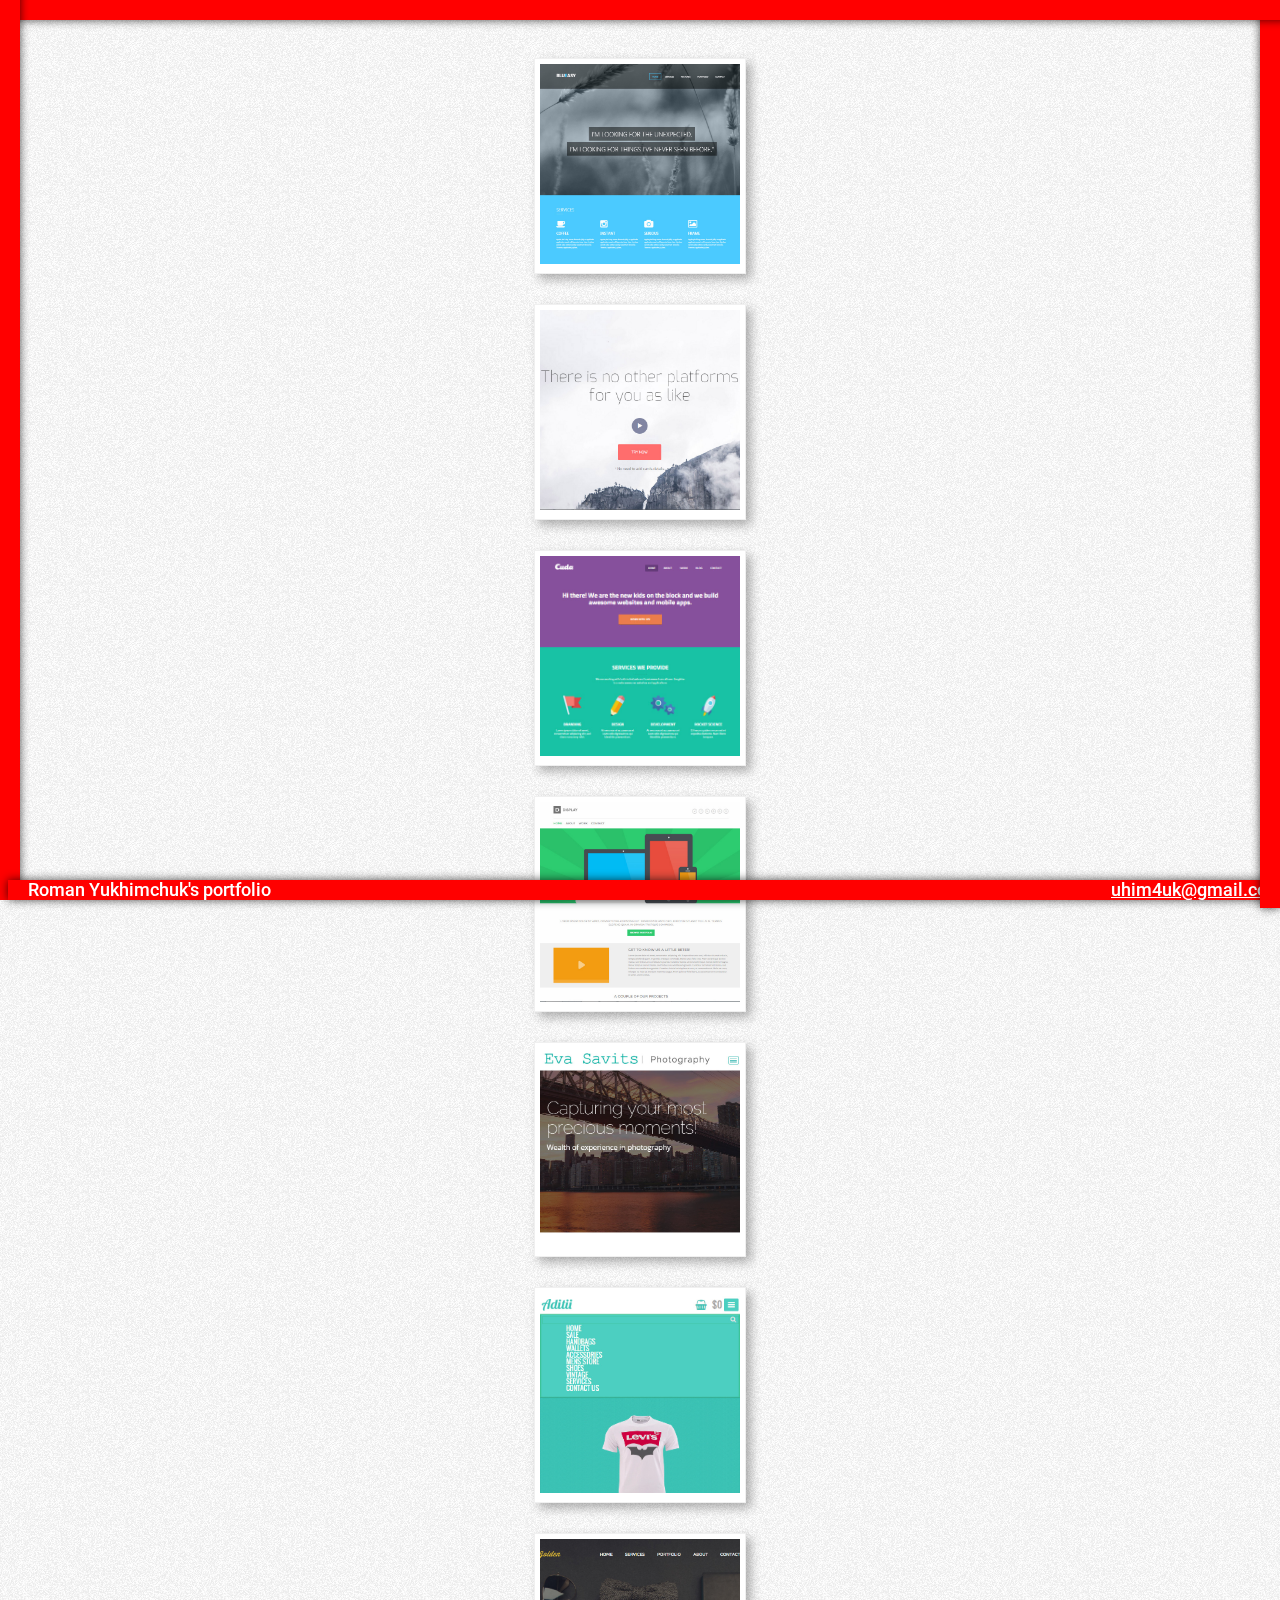
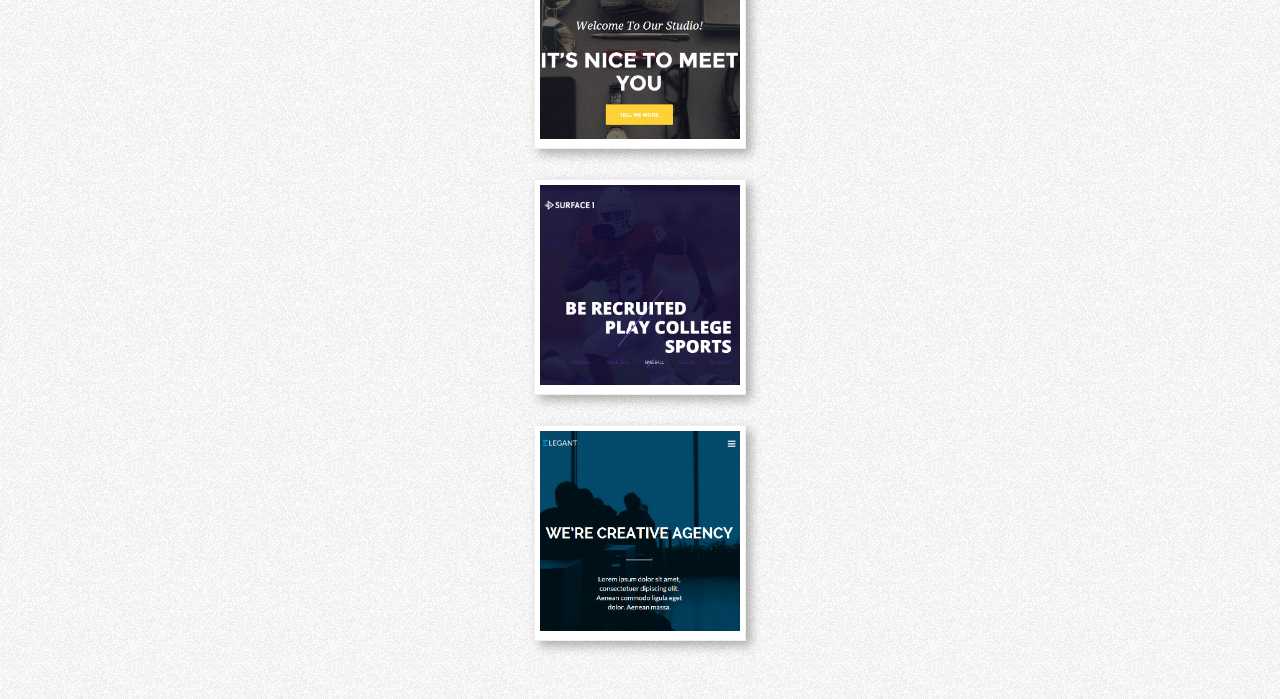
<file: index.html>
<!DOCTYPE html>
<html lang="en">
<head>
 <meta charset="UTF-8">
 <title>Portfolio</title>
 <!-- CSS -->
 <link rel="stylesheet" href="https://maxcdn.bootstrapcdn.com/bootstrap/3.3.6/css/bootstrap.min.css" integrity="sha384-1q8mTJOASx8j1Au+a5WDVnPi2lkFfwwEAa8hDDdjZlpLegxhjVME1fgjWPGmkzs7" crossorigin="anonymous">
 <link rel="stylesheet" href="https://maxcdn.bootstrapcdn.com/font-awesome/4.5.0/css/font-awesome.min.css">
 <link href="style.css" rel="stylesheet" type="text/css">
 <!-- JS -->
 <script src="https://code.jquery.com/jquery-2.2.0.min.js"></script>
 <script src="https://maxcdn.bootstrapcdn.com/bootstrap/3.3.6/js/bootstrap.min.js" integrity="sha384-0mSbJDEHialfmuBBQP6A4Qrprq5OVfW37PRR3j5ELqxss1yVqOtnepnHVP9aJ7xS" crossorigin="anonymous"></script>
 </head>
<body>
<div class="prtfl-right"></div>
<div class="prtfl-top"></div>
<div class="prtfl-left1"></div>
<div class="prtfl-left2"></div>
<div class="container">
	<div class="row clearfix">
		<div class="col-md-4 col-sm-6">
			<a href="Blueasy-freebie/index.html"><img src="images/blue.jpg" alt="preview img"></a>
		</div>
		<div class="col-md-4 col-sm-6">
			<a href="crprt-landing/index.html"><img src="images/landing.jpg" alt="preview img"></a>
		</div>
		<div class="col-md-4 col-sm-6">
			<a href="cuda/index.html"><img src="images/exam.jpg" alt="preview img"></a>
		</div>
		<div class="col-md-4 col-sm-6">
			<a href="display/home.html"><img src="images/display.jpg" alt="preview img"></a>
		</div>
		<div class="col-md-4 col-sm-6">
			<a href="eva-savitz/index.html"><img src="images/eva-savitz.jpg" alt="preview img"></a>
		</div>
		<div class="col-md-4 col-sm-6">
			<a href="lvc-commerse/index.html"><img src="images/Aditii.jpg" alt="preview img"></a>
		</div>
		<div class="col-md-4 col-sm-6">
			<a href="golden/index.html"><img src="images/golden.jpg" alt="preview img"></a>
		</div>
		<div class="col-md-4 col-sm-6">
			<a href="surface/index.html"><img src="images/surface.jpg" alt="preview img"></a>
		</div>
		<div class="col-md-4 col-sm-6">
			<a href="exam_02/index.html"><img src="images/exam-2.jpg" alt="preview img"></a>
		</div>
	</div>
</div>
<div class="prtfl-bottom">Roman Yukhimchuk's portfolio 
<a href="mailto:uhim4uk@gmail.com">uhim4uk@gmail.com</a>
</div>
</body>
</html>
</file>
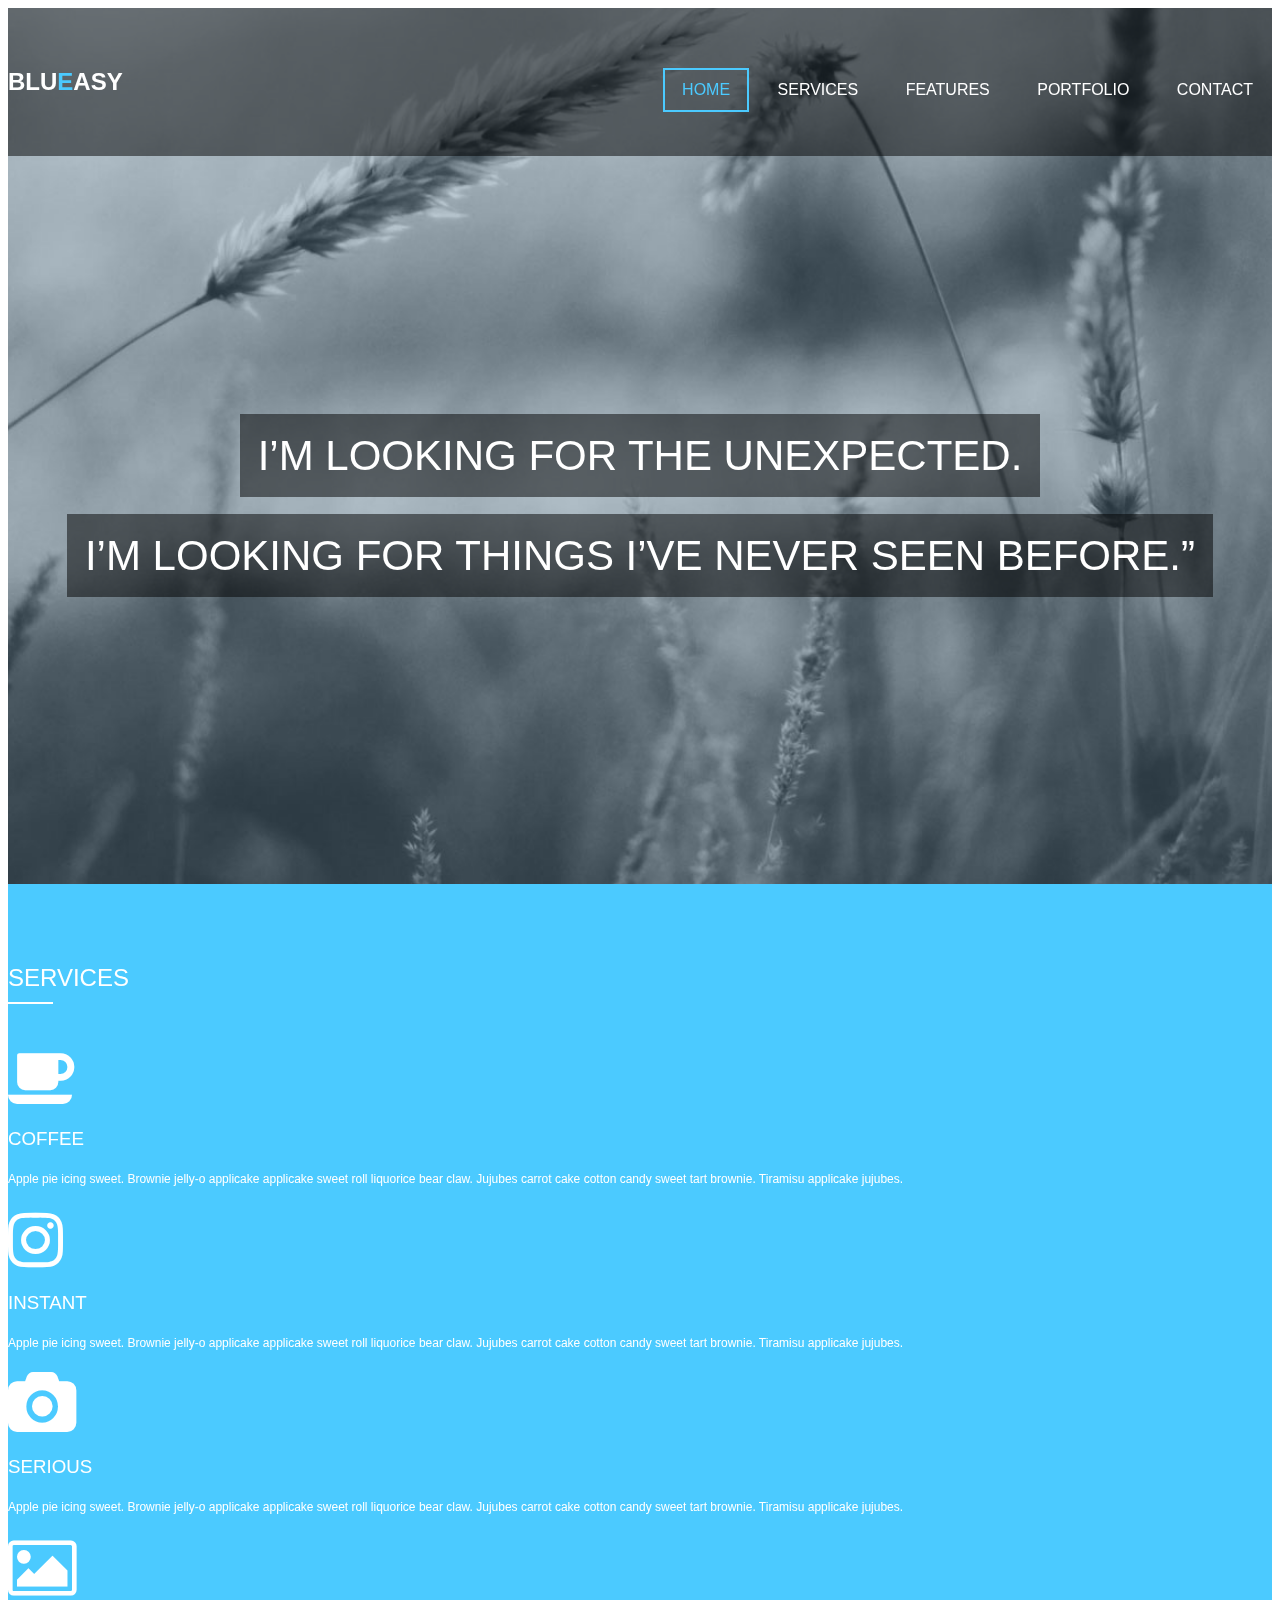
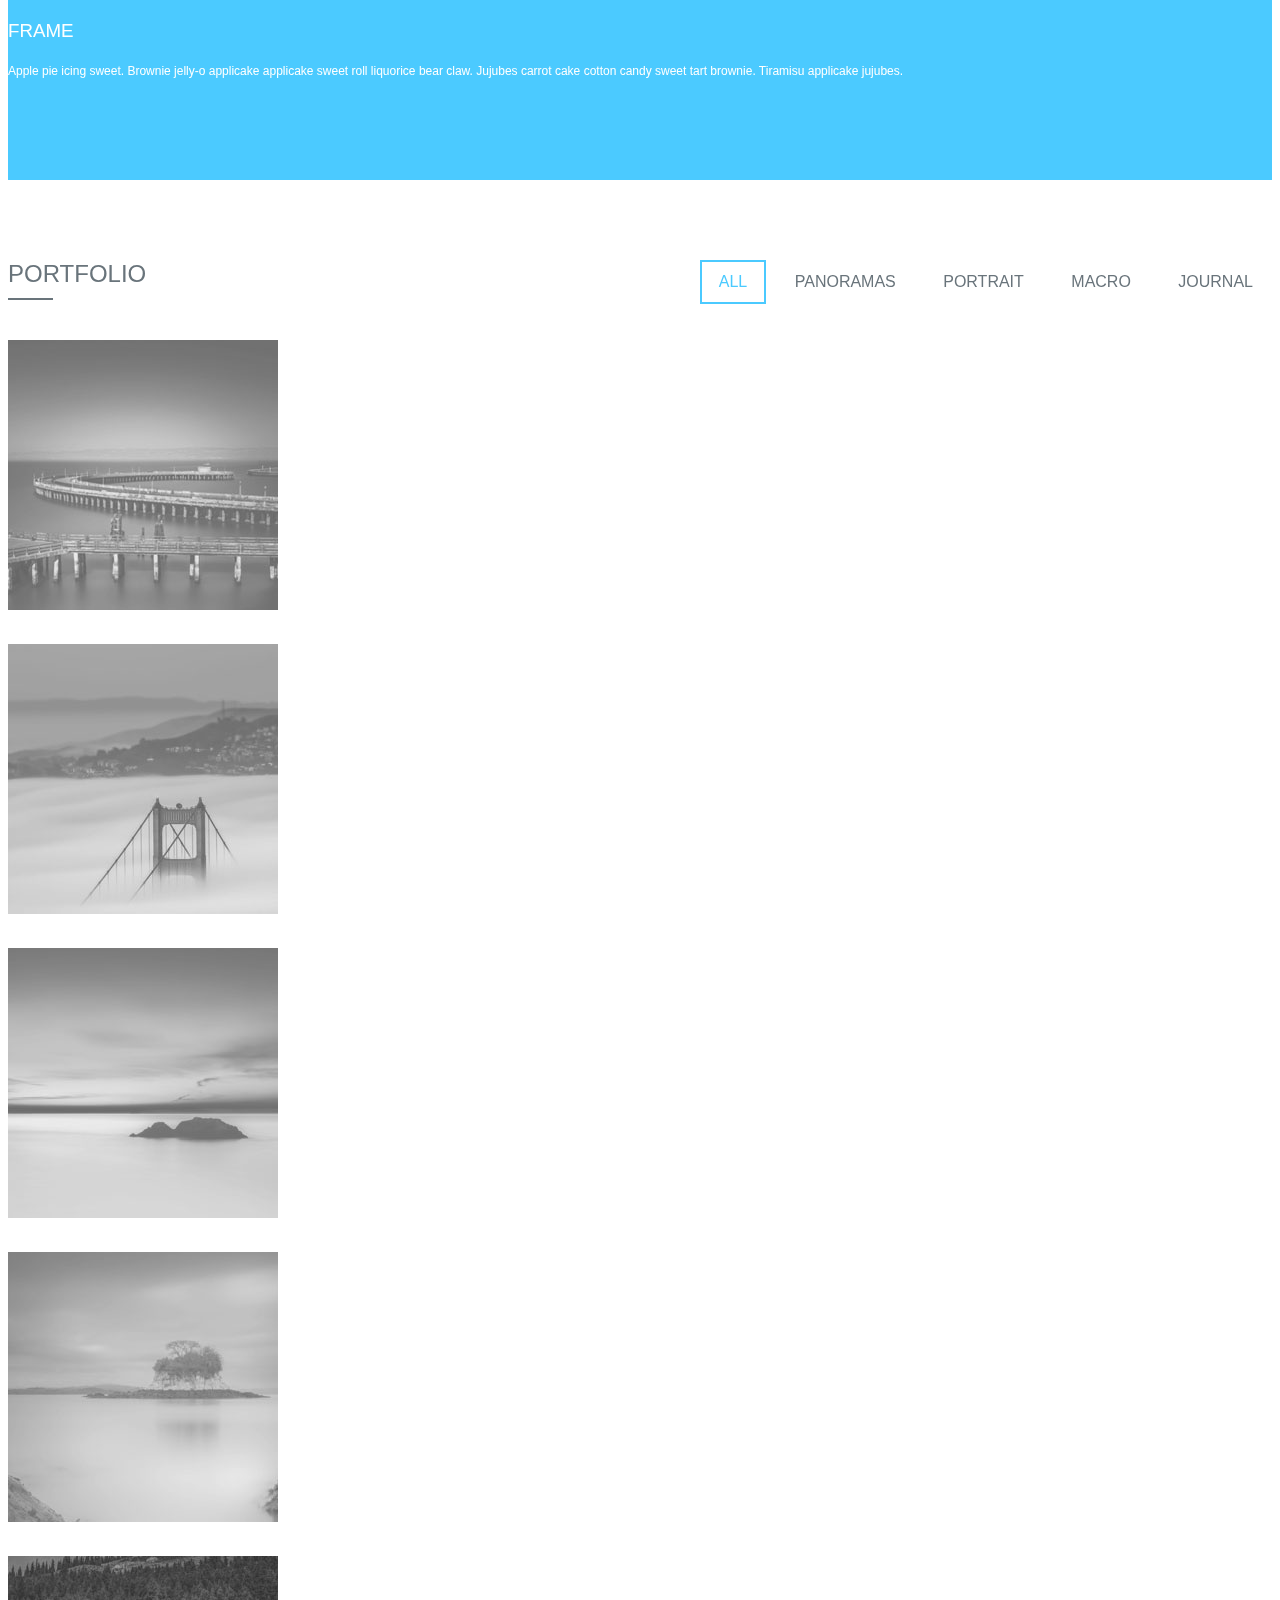
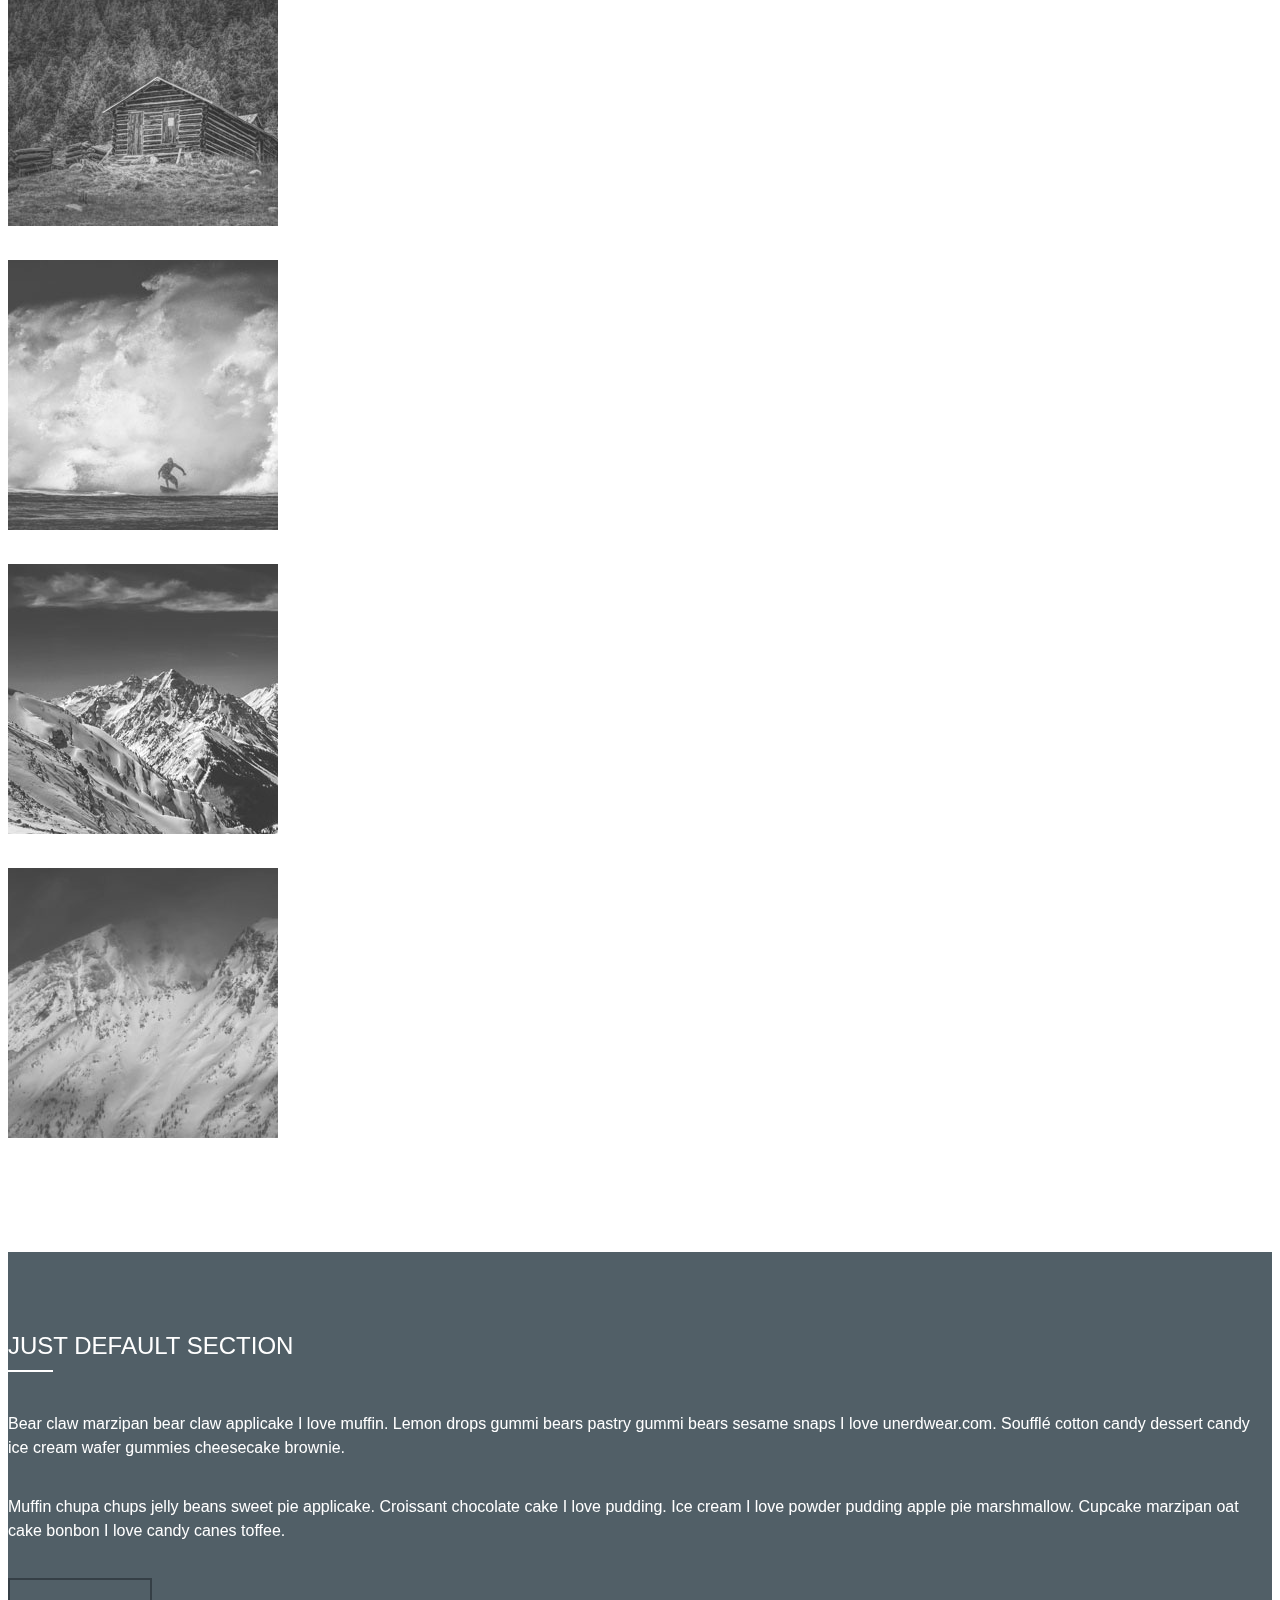
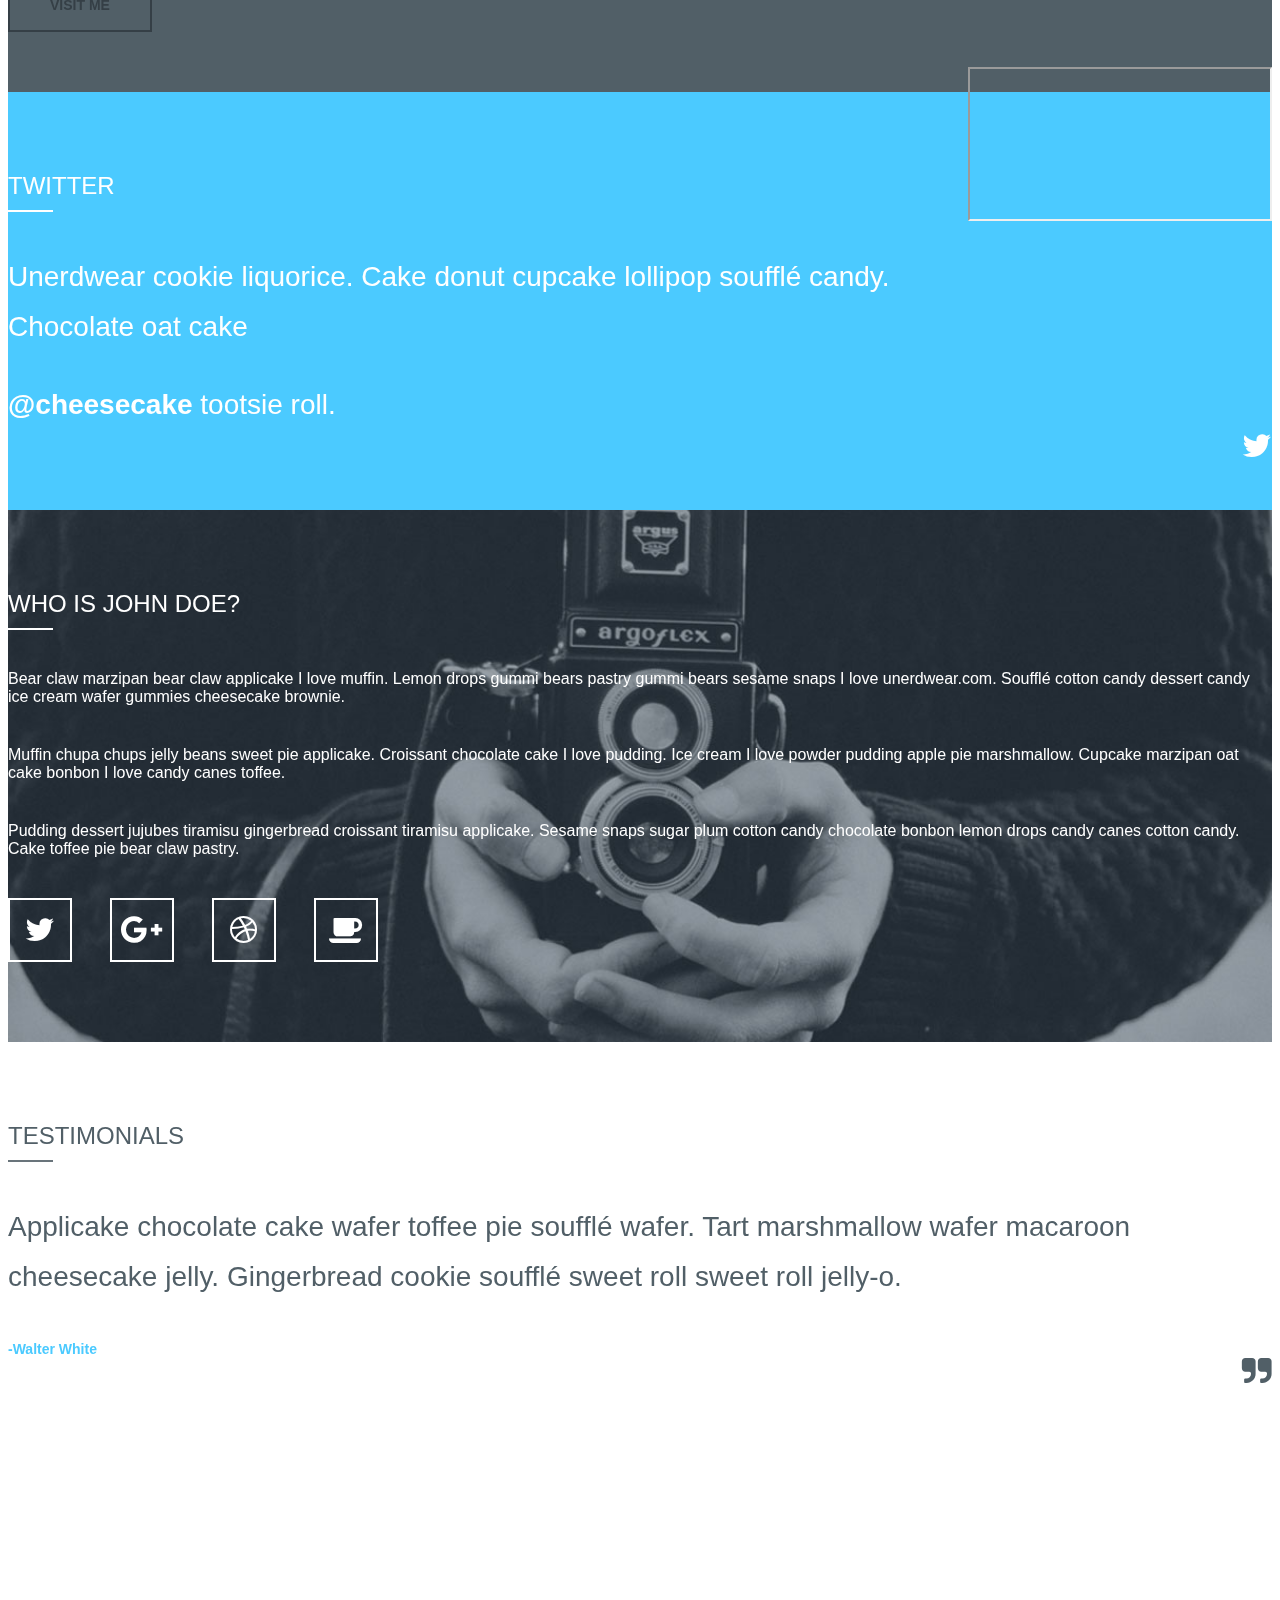
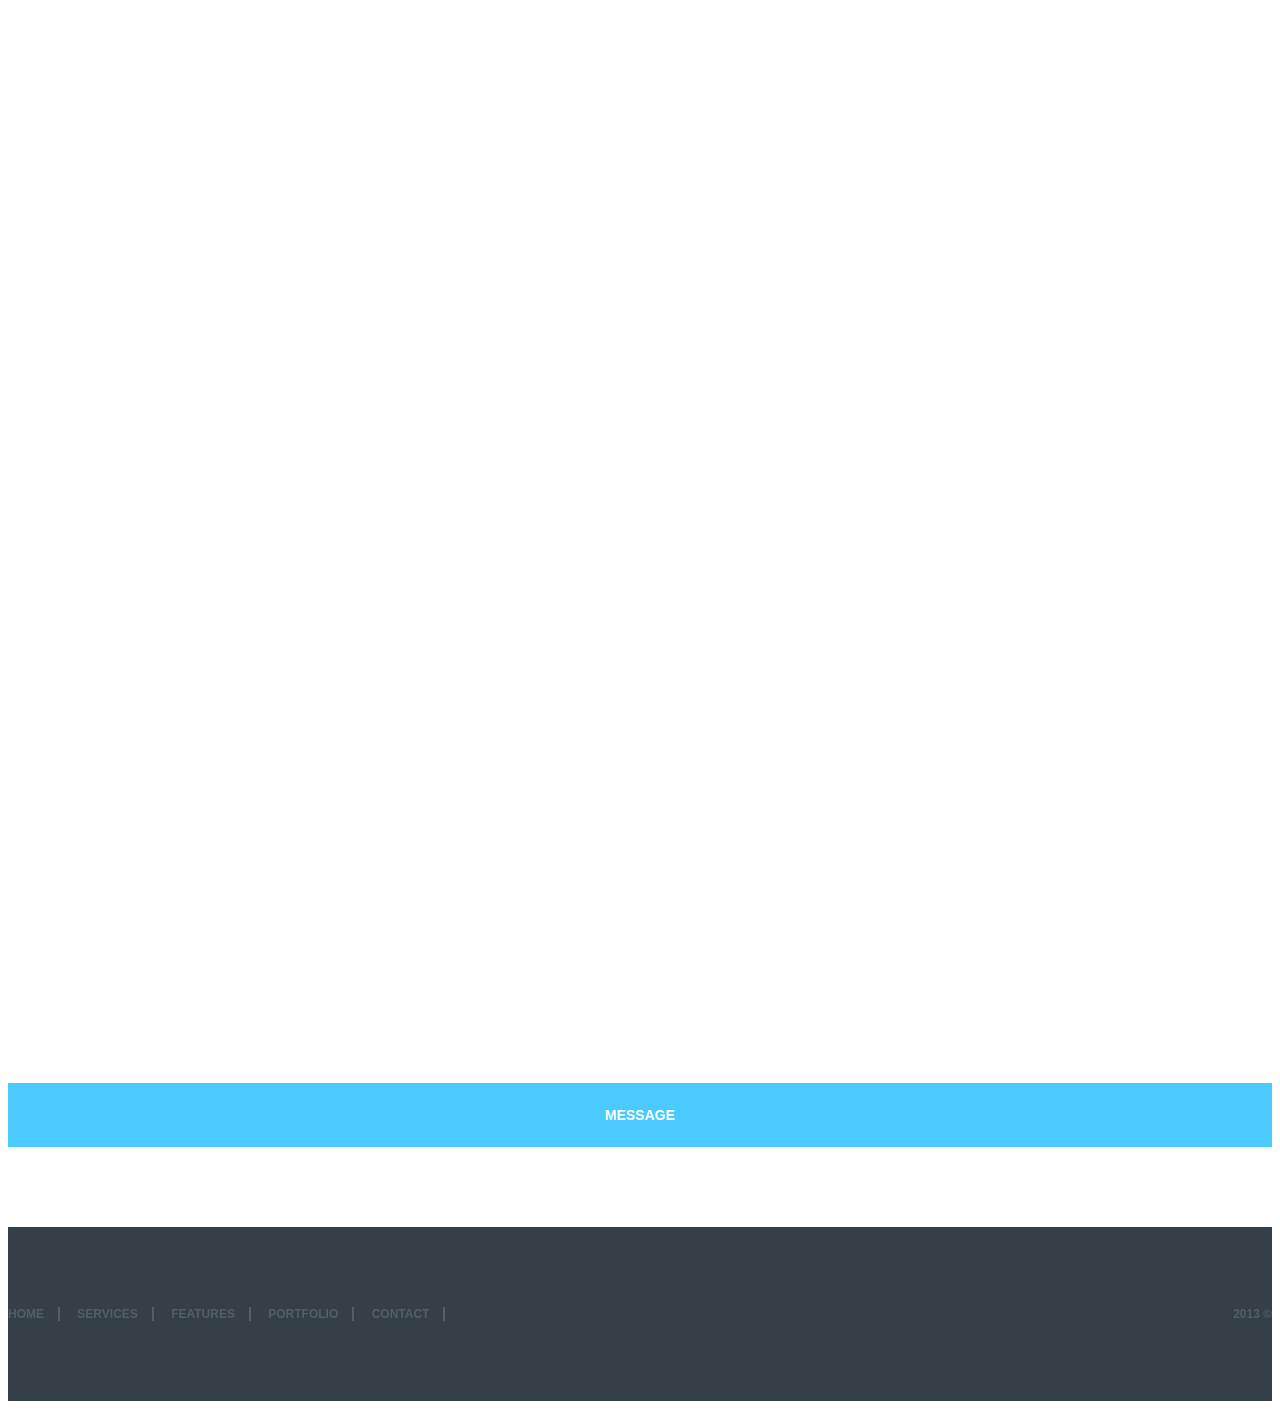
<file: Blueasy-freebie/index.html>
<!doctype html>
<html>
<head>
<meta charset="utf-8">
<title>Blue easy</title>
<link rel="stylesheet" href="https://maxcdn.bootstrapcdn.com/bootstrap/3.3.6/css/bootstrap.min.css" integrity="sha384-1q8mTJOASx8j1Au+a5WDVnPi2lkFfwwEAa8hDDdjZlpLegxhjVME1fgjWPGmkzs7" crossorigin="anonymous">
<link rel="stylesheet" href="https://maxcdn.bootstrapcdn.com/font-awesome/4.5.0/css/font-awesome.min.css">
<link rel="stylesheet" href="style.css">
<script type="text/javascript" src="https://code.jquery.com/jquery-2.1.4.min.js"></script>
<script src="https://maxcdn.bootstrapcdn.com/bootstrap/3.3.6/js/bootstrap.min.js" integrity="sha384-0mSbJDEHialfmuBBQP6A4Qrprq5OVfW37PRR3j5ELqxss1yVqOtnepnHVP9aJ7xS" crossorigin="anonymous"></script>
<script src="parallax.js"></script>
</head>
<body>
<header class="scroller parallax-window" data-parallax="scroll" data-image-src="images/back1.jpg">
<div class="blue-menu">
  <div class="container clearfix">
   <!-- <div class="blue-menu-left"> -->
       <h2>blu<span>e</span>asy</h2>
	<!-- </div> -->
  <div class="blue-menu-right pull-right">
  	      <ul>
			<li><a class="active" href="#">home</a></li>
			<li><a href="#">services</a></li>
			<li><a href="#">features</a></li>
			<li><a href="#">portfolio</a></li>
			<li><a href="#">contact</a></li>
          </ul>
  </div>
  	<div class="dropdown pull-right blue-menu-right-hidden">
	  <button class="btn btn-default dropdown-toggle" type="button" id="dropdownMenu1" data-toggle="dropdown" aria-haspopup="true" aria-expanded="true">
		<i class="fa fa-bars fa-2x"></i>
	  </button>
	  <ul class="dropdown-menu" aria-labelledby="dropdownMenu1">
	    	<li><a href="#">home</a></li>
			<li><a href="#">services</a></li>
			<li><a href="#">features</a></li>
			<li><a href="#">portfolio</a></li>
			<li><a href="#">contact</a></li>
	  </ul>
	</div>
	</div>
</div>
<div class="container">
<h1><span>I’m looking for the unexpected.</span><br/>
<span>I’m looking for things I’ve never seen before.” </span></h1>
</div>
</header> <!-----------------header end---------------------------->
<section>
	<div class="blue-services">
		<div class="container">
			<h2 class="blue-heading">Services</h2>
			<div class="row">
				<div class="col-md-3 col-xs-6">
				<i class="fa fa-coffee fa-4x"></i>
				<h3>Coffee</h3>
				<p>Apple pie icing sweet. Brownie jelly-o applicake applicake sweet roll liquorice bear claw. Jujubes carrot cake cotton candy sweet tart brownie. Tiramisu applicake jujubes.</p>
				</div>
				<div class="col-md-3 col-xs-6">
				<i class="fa fa-instagram fa-4x"></i>
				<h3>Instant</h3>
				<p>Apple pie icing sweet. Brownie jelly-o applicake applicake sweet roll liquorice bear claw. Jujubes carrot cake cotton candy sweet tart brownie. Tiramisu applicake jujubes.</p>
				</div>
				<div class="col-md-3 col-xs-6">
				<i class="fa fa-camera fa-4x"></i>
				<h3>Serious</h3>
				<p>Apple pie icing sweet. Brownie jelly-o applicake applicake sweet roll liquorice bear claw. Jujubes carrot cake cotton candy sweet tart brownie. Tiramisu applicake jujubes.</p>
				</div>
				<div class="col-md-3 col-xs-6">
				<i class="fa fa-picture-o fa-4x"></i>
				<h3>Frame</h3>
				<p>Apple pie icing sweet. Brownie jelly-o applicake applicake sweet roll liquorice bear claw. Jujubes carrot cake cotton candy sweet tart brownie. Tiramisu applicake jujubes.</p>
				</div>
			</div>
		</div>
	</div><!-----------------services end---------------------------->
	<div class="blue-portfolio">
		<div class="container">
    		<h2 class="blue-heading">portfolio</h2>
		
  		<div class="blue-menu-right pull-right">
  	      <ul>
			<li><a class="active" href="#">all</a></li>
			<li><a href="#">panoramas</a></li>
			<li><a href="#">portrait</a></li>
			<li><a href="#">macro</a></li>
			<li><a href="#">journal</a></li>
          </ul>
  		</div>
  		<div class="dropdown pull-right blue-menu-right-hidden">
	  		<button class="btn btn-default dropdown-toggle" type="button" id="dropdownMenu1" data-toggle="dropdown" aria-haspopup="true" aria-expanded="true">
				<i class="fa fa-bars fa-2x"></i>
	 		 </button>
		  <ul class="dropdown-menu" aria-labelledby="dropdownMenu1">
				<li><a href="#">all</a></li>
				<li><a href="#">panoramas</a></li>
				<li><a href="#">portrait</a></li>
				<li><a href="#">macro</a></li>
				<li><a href="#">journal</a></li>
		  </ul>
		</div>
  	<!-- </div>
	<div class="container"> -->
		<div class="row">
			<div class="col-md-3 col-sm-3 col-xs-6">
				<div class="blue-portfolio-gallery">
				<div class="blue-portfolio-hover"><i class="fa fa-plus fa-2x"></i></div>
				<img src="images/gallery1.jpg" alt="photo" class="img-responsive">
				</div>
			</div>
			<div class="col-md-3 col-sm-3 col-xs-6">
				<div class="blue-portfolio-gallery">
				<div class="blue-portfolio-hover"><i class="fa fa-plus fa-2x"></i></div>
				<img src="images/gallery2.jpg" alt="photo" class="img-responsive">
				</div>
			</div>
			<div class="col-md-3 col-sm-3 col-xs-6">
				<div class="blue-portfolio-gallery">
				<div class="blue-portfolio-hover"><i class="fa fa-plus fa-2x"></i></div>
				<img src="images/gallery3.jpg" alt="photo" class="img-responsive">
				</div>
			</div>
			<div class="col-md-3 col-sm-3 col-xs-6">
				<div class="blue-portfolio-gallery">
				<div class="blue-portfolio-hover"><i class="fa fa-plus fa-2x"></i></div>
				<img src="images/gallery4.jpg" alt="photo" class="img-responsive">
				</div>
			</div>
			<div class="col-md-3 col-sm-3 col-xs-6">
				<div class="blue-portfolio-gallery">
				<div class="blue-portfolio-hover"><i class="fa fa-plus fa-2x"></i></div>
				<img src="images/gallery5.jpg" alt="photo" class="img-responsive">
				</div>
			</div>
			<div class="col-md-3 col-sm-3 col-xs-6">
				<div class="blue-portfolio-gallery">
				<div class="blue-portfolio-hover"><i class="fa fa-plus fa-2x"></i></div>
				<img src="images/gallery6.jpg" alt="photo" class="img-responsive">
				</div>
			</div>
			<div class="col-md-3 col-sm-3 col-xs-6">
				<div class="blue-portfolio-gallery">
				<div class="blue-portfolio-hover"><i class="fa fa-plus fa-2x"></i></div>
				<img src="images/gallery7.jpg" alt="photo" class="img-responsive">
				</div>
			</div>
			<div class="col-md-3 col-sm-3 col-xs-6">
				<div class="blue-portfolio-gallery">
				<div class="blue-portfolio-hover"><i class="fa fa-plus fa-2x"></i></div>
				<img src="images/gallery8.jpg" alt="photo" class="img-responsive">
				</div>
			</div>
		</div>
		</div>
	</div><!-----------------portfolio end----------------------------><div class="blue-default">
		<div class="container">
			<div class="row">
				<div class="col-md-5 col-xs-12">
					<h2 class="blue-heading">just default section</h2>
					<p>Bear claw marzipan bear claw applicake I love muffin. Lemon drops gummi bears pastry gummi bears sesame snaps I love unerdwear.com. Soufflé cotton candy dessert candy ice cream wafer gummies cheesecake brownie.</p>
					<p>Muffin chupa chups jelly beans sweet pie applicake. Croissant chocolate cake I love pudding. Ice cream I love powder pudding apple pie marshmallow. Cupcake marzipan oat cake bonbon I love candy canes toffee.</p>
					<button class="btn btn-default blue-btn">visit me</button>
				</div>
				<div class="col-md-6 col-xs-12 pull-right">
					<div class="embed-responsive embed-responsive-4by3">
					<iframe src="https://www.youtube.com/embed/QtXby3twMmI"></iframe>
					</div>
				</div>
			</div>
		</div>
	</div><!-----------------default end---------------------------->
	<div class="blue-twitter">
	<div class="container">
		<div class="row">
			<div class="col-md-11 col-xs-10">
				<h2 class="blue-heading">twitter</h2>
				<p>Unerdwear cookie liquorice. Cake donut cupcake lollipop soufflé candy. Chocolate oat cake </p>
				<P><a href="#">@cheesecake</a> tootsie roll.</P>
			</div>
			<div class="col-md-1 col-xs-2 pull-right clearfix">
				<i class="fa fa-twitter fa-2x"></i>
			</div>
		</div>
	</div>
	</div><!-----------------twitter end---------------------------->
	<div class="blue-john" >
		<div class="container">
			<h2 class="blue-heading">who is john doe?</h2>
			<div class="row">
				<div class="col-md-6 col-xs-12">
				<p>Bear claw marzipan bear claw applicake I love muffin. Lemon drops gummi bears pastry gummi bears sesame snaps I love unerdwear.com. Soufflé cotton candy dessert candy ice cream wafer gummies cheesecake brownie.</p>
				<p>Muffin chupa chups jelly beans sweet pie applicake. Croissant chocolate cake I love pudding. Ice cream I love powder pudding apple pie marshmallow. Cupcake marzipan oat cake bonbon I love candy canes toffee.</p>
				</div>
				<div class="col-md-6 col-xs-12">
				<p>Pudding dessert jujubes tiramisu gingerbread croissant tiramisu applicake. Sesame snaps sugar plum cotton candy chocolate bonbon lemon drops candy canes cotton candy. Cake toffee pie bear claw pastry.</p>
				<p><a href="#"><i class="fa fa-twitter fa-2x"></i></a><a href="#"><i class="fa fa-google-plus fa-2x"></i></a><a href="#"><i class="fa fa-dribbble fa-2x"></i></a><a href="#"><i class="fa fa-coffee fa-2x"></i></a></p>
				</div>
			</div>
		</div>
	</div><!-----------------john doe end-------------------------->
	<div class="blue-testimonials">
	<div class="container">
		<div class="row">
			<div class="col-md-11 col-xs-10">
				<h2 class="blue-heading">testimonials</h2>
				<p>Applicake chocolate cake wafer toffee pie soufflé wafer. Tart marshmallow wafer macaroon cheesecake jelly. Gingerbread cookie soufflé sweet roll sweet roll jelly-o.</p>
				<P>-Walter White</P>
			</div>
			<div class="col-md-1 col-xs-2 pull-right clearfix">
				<i class="fa fa-quote-right fa-2x"></i>
			</div>
		</div>
	</div>
	</div><!-----------------testimonial end-------------------------->
	<div class="blue-contacts parallax-window" data-parallax="scroll" data-image-src="images/back3.jpg">
		<div class="container">
			<h2 class="blue-heading">contacts</h2>
			<form method="post" action="#">
				<div class="row">
					<div class="col-xs-12 hidden-lg hidden-md hidden-sm">
						<p>Jujubes bear claw croissant wafer sweet lemon drops brownie chocolate bar. Sweet lollipop halvah tootsie roll cake fruitcake. Chocolate cake chocolate bar gingerbread lollipop tart. Jujubes bear claw donut chupa chups.</p>
						<p>Linda Newman<br/>
						W325 State Road 123<br/>
						Mondovi, WI(Wisconsin) 98746-54321<br/>
						(715) 946 - 1234</p>
					</div>
				</div>
				<div class="row">
					<div class="col-md-5 col-sm-6 col-xs-12">
					<label for="fullname">full name</label>
						<input type="text" id="fullname" name="full-name">
					<label for="mail">email</label>
						<input type="email" id="mail" name="email">
					</div>
					<div class="col-md-6 col-sm-6 hidden-xs pull-right">
						<p>Jujubes bear claw croissant wafer sweet lemon drops brownie chocolate bar. Sweet lollipop halvah tootsie roll cake fruitcake. Chocolate cake chocolate bar gingerbread lollipop tart. Jujubes bear claw donut chupa chups.</p>
						<p>Linda Newman<br/>
						W325 State Road 123<br/>
						Mondovi, WI(Wisconsin) 98746-54321<br/>
						(715) 946 - 1234</p>
					</div>
					</div>
					<div class="row">
					<div class="col-md-12">
					<label for="message">message</label>
						<textarea name="full-name" id="message"></textarea>
					</div>
					<div class="col-md-4 col-sm-4 col-xs-12">
					<button type="submit" class="btn btn-default blue-btn">message</button>
					</div>
				</div>
			</form>
		</div>
	</div><!-----------------contacts end----------------------------> 
</section><!-----------------section end----------------------------> 
<footer>
	<div class="container">
		 <span class="pull-right">2013 &copy;</span>
		 <ul>
			<li><a href="#">home</a></li>
			<li><a href="#">services</a></li>
			<li><a href="#">features</a></li>
			<li><a href="#">portfolio</a></li>
			<li><a href="#">contact</a></li>
          </ul>
        </div>
</footer>
</body>
</html>
</file>
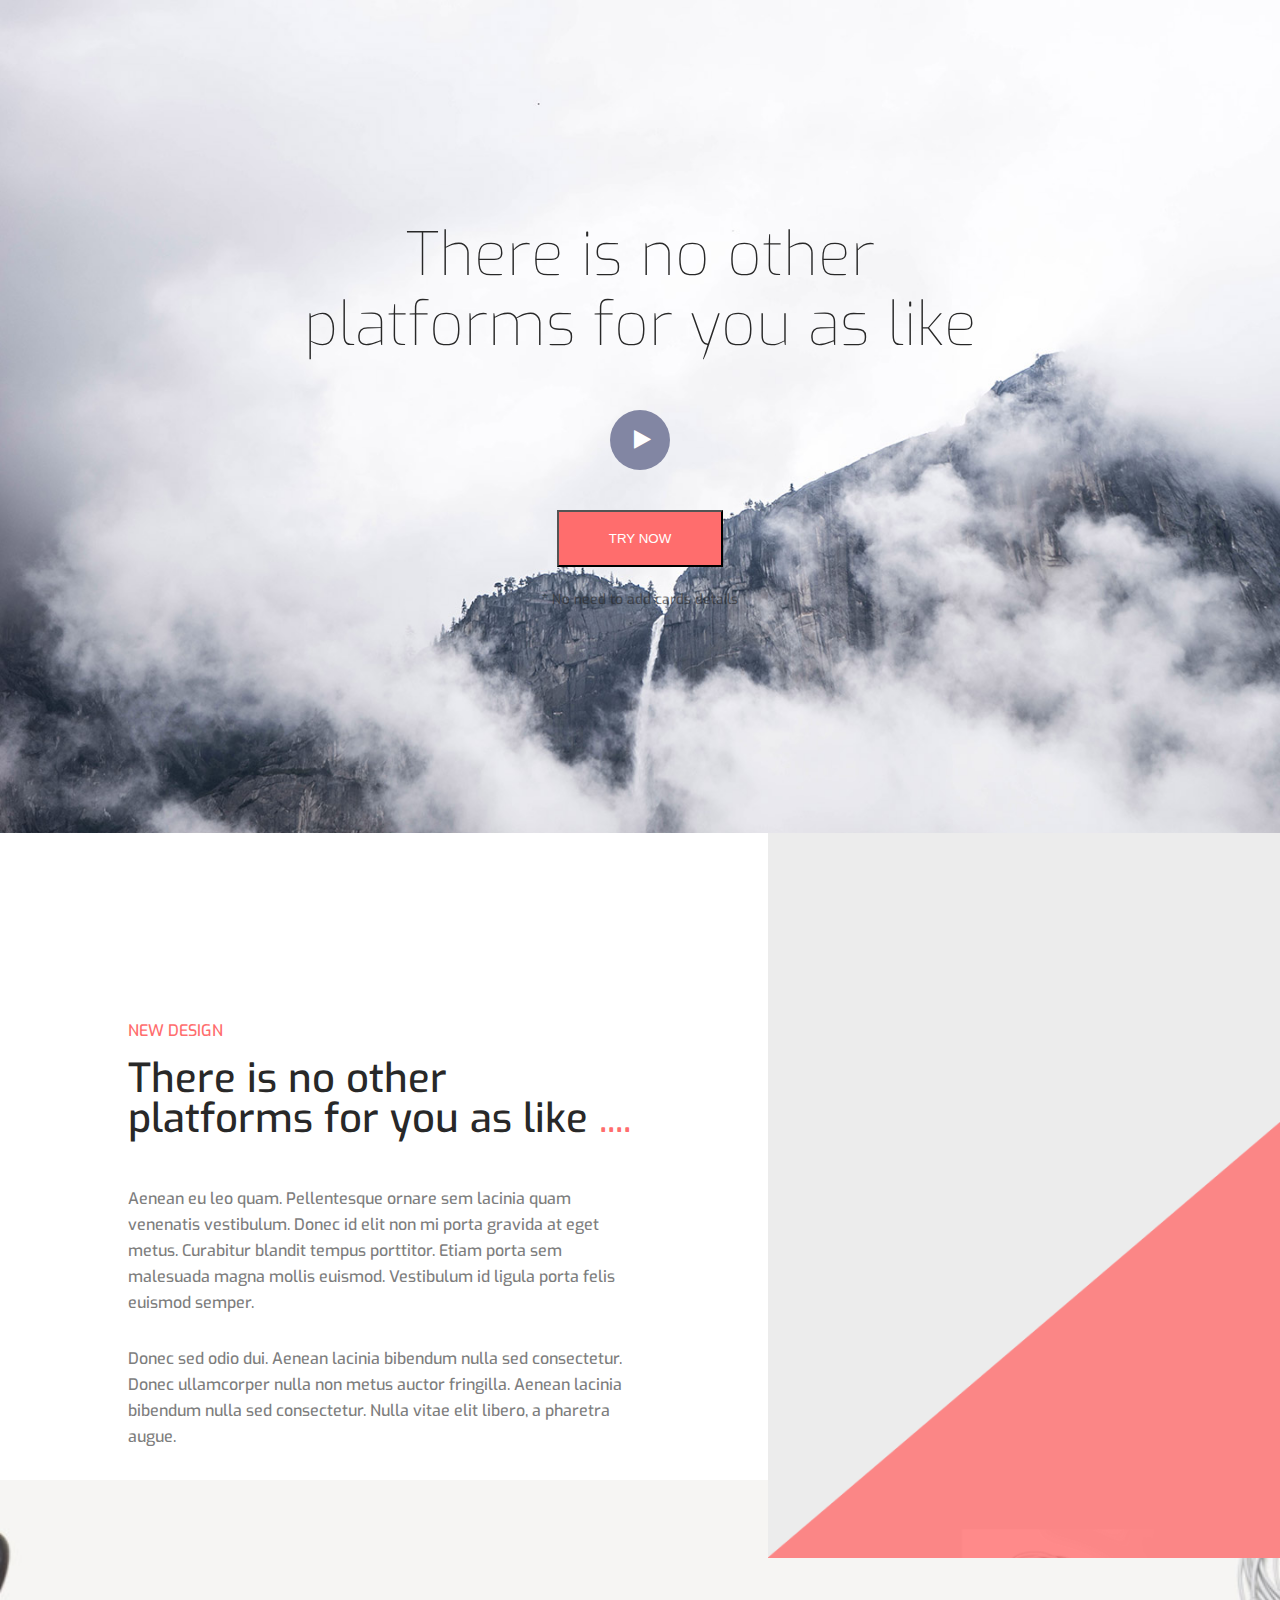
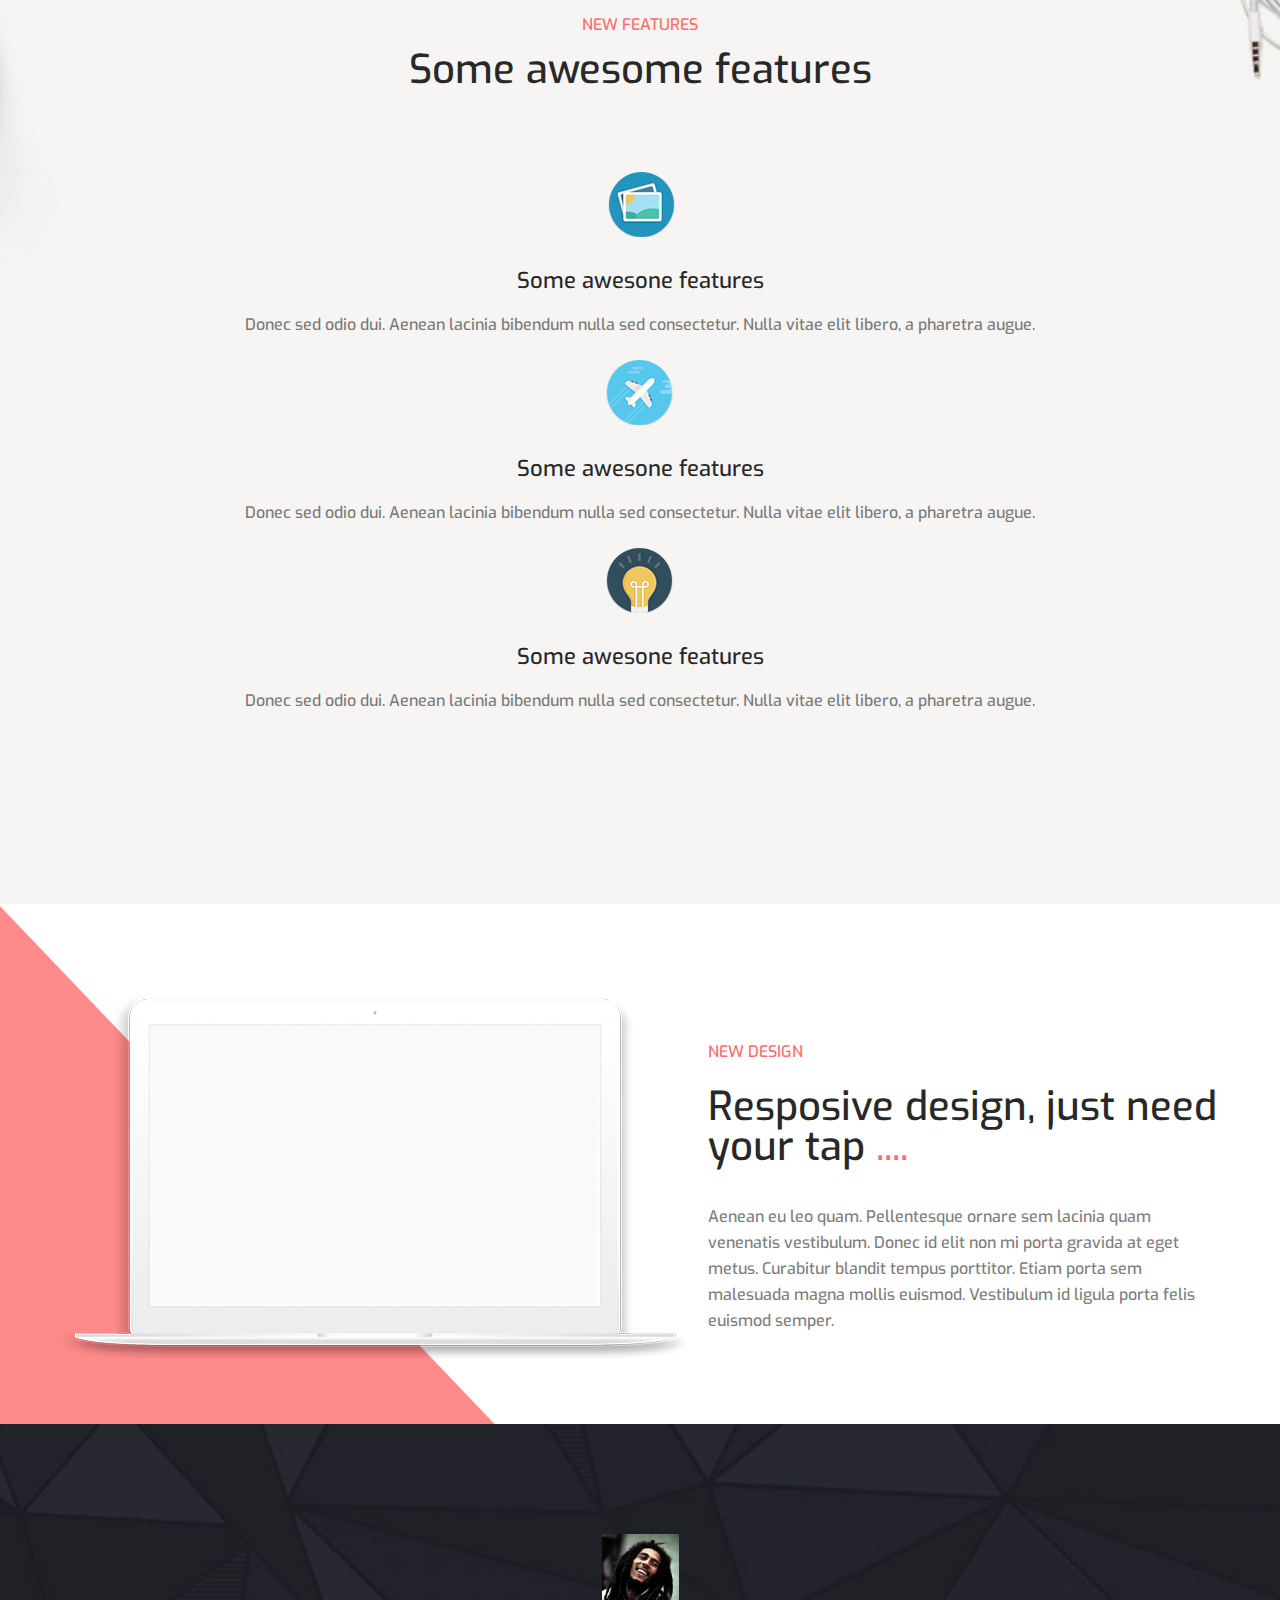
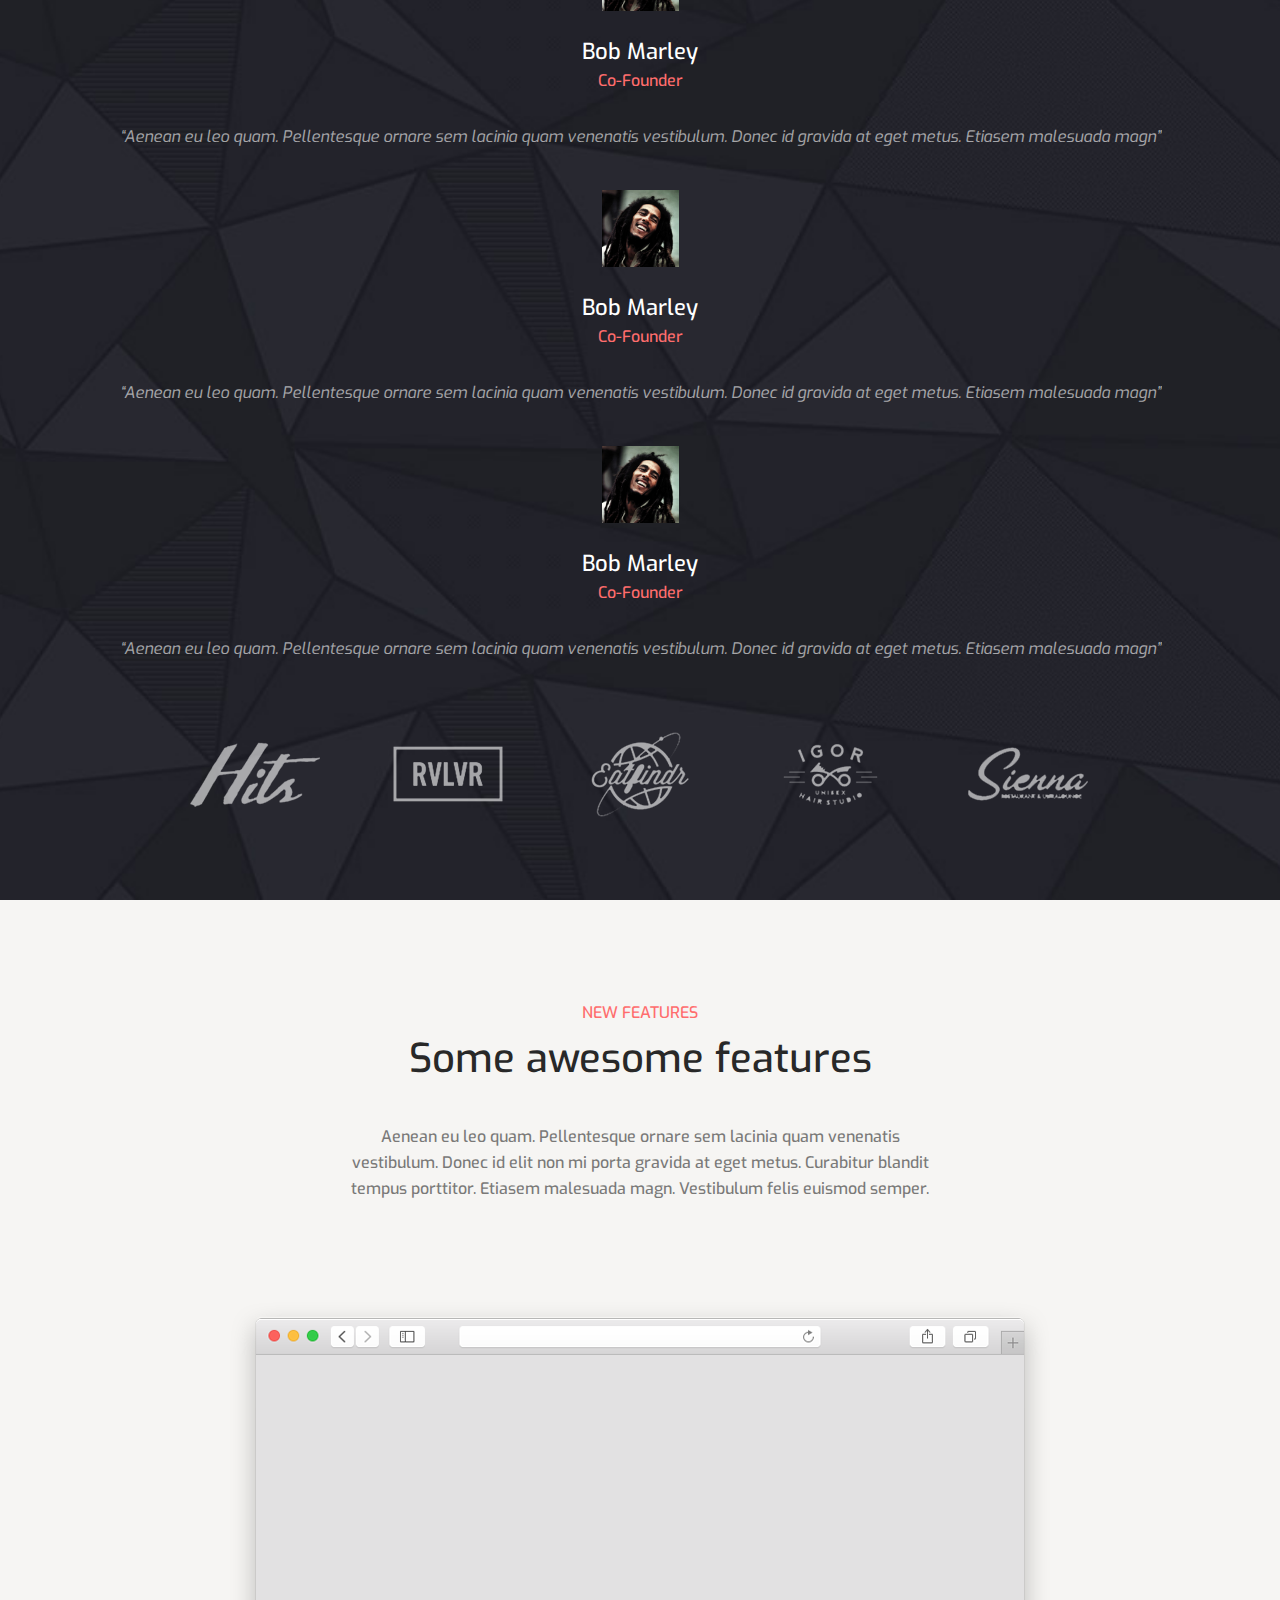
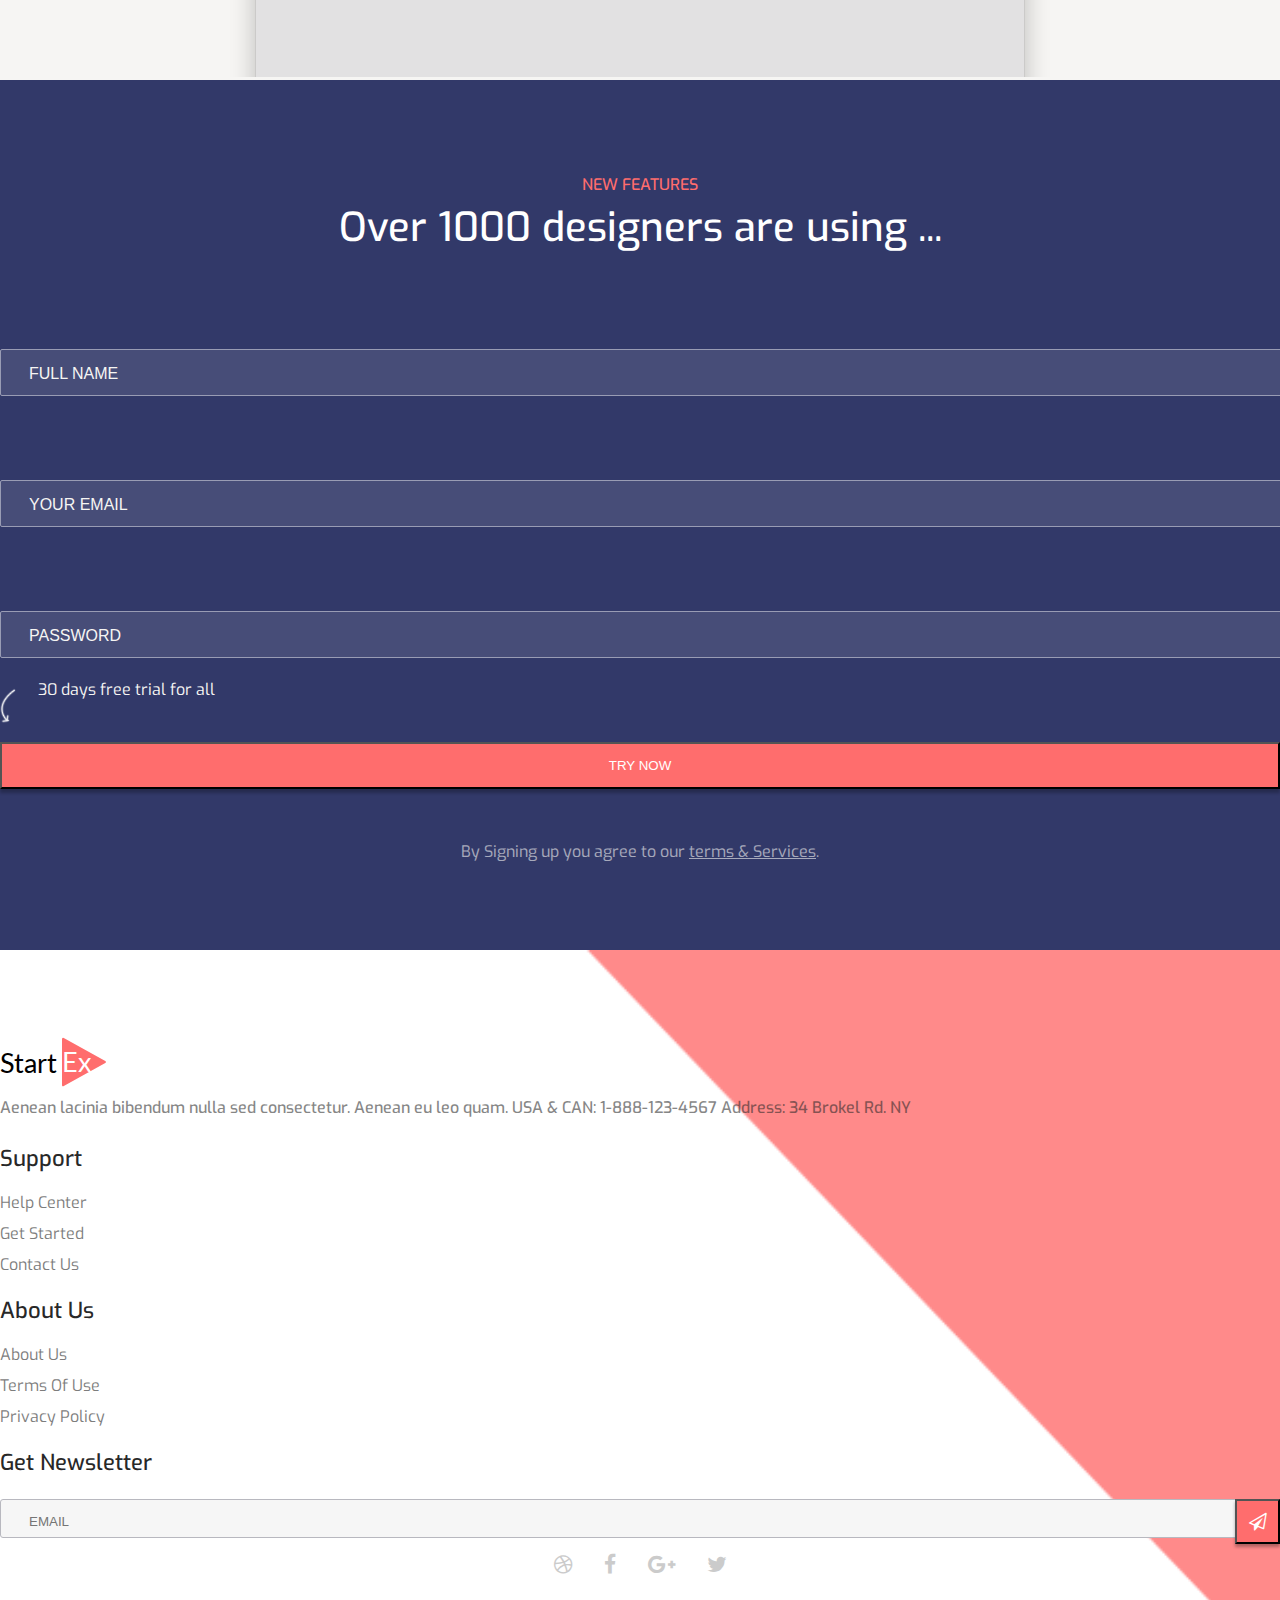
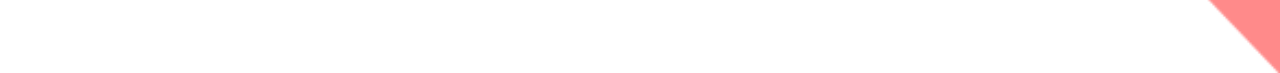
<file: crprt-landing/index.html>
<!DOCTYPE html>
<html lang="en">
<head>
 <meta charset="UTF-8">
 <title>FOLIO</title>
 <!-- CSS -->
<link href='https://fonts.googleapis.com/css?family=Exo:400,100,500,400italic' rel='stylesheet' type='text/css'>
<link href='https://fonts.googleapis.com/css?family=Lato' rel='stylesheet' type='text/css'>
 <link rel="stylesheet" href="https://maxcdn.bootstrapcdn.com/bootstrap/3.3.6/css/bootstrap.min.css" integrity="sha384-1q8mTJOASx8j1Au+a5WDVnPi2lkFfwwEAa8hDDdjZlpLegxhjVME1fgjWPGmkzs7" crossorigin="anonymous">
 <link rel="stylesheet" href="https://maxcdn.bootstrapcdn.com/font-awesome/4.5.0/css/font-awesome.min.css">
 <link href="stylesheets/screen.css" media="screen, projection" rel="stylesheet" type="text/css">
 <!-- JS -->
 <script src="https://code.jquery.com/jquery-2.2.0.min.js"></script>
 <script src="https://maxcdn.bootstrapcdn.com/bootstrap/3.3.6/js/bootstrap.min.js" integrity="sha384-0mSbJDEHialfmuBBQP6A4Qrprq5OVfW37PRR3j5ELqxss1yVqOtnepnHVP9aJ7xS" crossorigin="anonymous"></script>
 </head>
<body>
<header>
	<h1>There is no other platforms for you as like </h1>
	<a href="#"><i class="fa fa-play fa-lg"></i></a>
	<button class="btn cl-btn">try now</button>
	<p>* No need to add cards details</p>
</header>
<section>
	<div class="cl-design clearfix">
		<div class="cl-design-right pull-right"></div>
		<div class="cl-design-left">
			<h4>new design</h4>
			<h2>There is no other platforms for you as like <span>....</span></h2>
			<p>Aenean eu leo quam. Pellentesque ornare sem lacinia quam venenatis vestibulum. Donec id elit non mi porta gravida at eget metus. Curabitur blandit tempus porttitor. Etiam porta sem malesuada magna mollis euismod. Vestibulum id ligula porta felis euismod semper.</p>
			<p>Donec sed odio dui. Aenean lacinia bibendum nulla sed consectetur. Donec ullamcorper nulla non metus auctor fringilla. Aenean lacinia bibendum nulla sed consectetur. Nulla vitae elit libero, a pharetra augue.</p>
		</div>
	</div>
	<div class="cl-features">
		<h4>new features</h4>
		<h2>Some awesome features</h2>
		<div class="container">
			<div class="row">
				<div class="col-md-4 col-sm-4">
					<img src="images/icon_01.png" alt="logo1">
					<h3>Some awesone features</h3>
					<p>Donec sed odio dui. Aenean lacinia bibendum nulla sed consectetur. Nulla vitae elit libero, a pharetra augue.</p>
				</div>
				<div class="col-md-4 col-sm-4">
					<img src="images/icon_02.png" alt="logo1">
					<h3>Some awesone features</h3>
					<p>Donec sed odio dui. Aenean lacinia bibendum nulla sed consectetur. Nulla vitae elit libero, a pharetra augue.</p>
				</div>
				<div class="col-md-4 col-sm-4">
					<img src="images/icon_03.png" alt="logo1">
					<h3>Some awesone features</h3>
					<p>Donec sed odio dui. Aenean lacinia bibendum nulla sed consectetur. Nulla vitae elit libero, a pharetra augue.</p>
				</div>
			</div>
		</div>
	</div>
	<div class="cl-responsive clearfix">
		<img src="images/comp.png" alt="computer image" class="img-responsive">
		<div class="cl-responsive-right">
			<h4>new design</h4>
			<h2>Resposive design, just need your tap <span>....</span></h2>
			<p>Aenean eu leo quam. Pellentesque ornare sem lacinia quam venenatis vestibulum. Donec id elit non mi porta gravida at eget metus. Curabitur blandit tempus porttitor. Etiam porta sem malesuada magna mollis euismod. Vestibulum id ligula porta felis euismod semper.</p>
		</div>		
	</div>
	<div class="cl-founders">
		<div class="container">
			<div class="row">
				<div class="col-md-4 col-sm-4">
					<img src="images/user.jpg" alt="founder photo">
					<h3>Bob Marley</h3>
					<h4>co-founder</h4>
					<p>“Aenean eu leo quam. Pellentesque ornare sem lacinia quam venenatis vestibulum. Donec id gravida at eget metus. Etiasem malesuada magn”</p>
				</div>
				<div class="col-md-4 col-sm-4">
					<img src="images/user.jpg" alt="founder photo">
					<h3>Bob Marley</h3>
					<h4>co-founder</h4>
					<p>“Aenean eu leo quam. Pellentesque ornare sem lacinia quam venenatis vestibulum. Donec id gravida at eget metus. Etiasem malesuada magn”</p>
				</div>
				<div class="col-md-4 col-sm-4">
					<img src="images/user.jpg" alt="founder photo">
					<h3>Bob Marley</h3>
					<h4>co-founder</h4>
					<p>“Aenean eu leo quam. Pellentesque ornare sem lacinia quam venenatis vestibulum. Donec id gravida at eget metus. Etiasem malesuada magn”</p>
				</div>
			</div>
		</div>
		<div class="cl-founders-logos">
		<img src="images/logos_01.png" alt="client logo">
		<img src="images/logos_02.png" alt="client logo">
		<img src="images/logos_03.png" alt="client logo">
		<img src="images/logos_04.png" alt="client logo">
		<img src="images/logos_05.png" alt="client logo">
		</div>
	</div>
	<div class="cl-center">
		<h4>new features</h4>
		<h2>Some awesome features</h2>
		<p>Aenean eu leo quam. Pellentesque ornare sem lacinia quam venenatis vestibulum. Donec id elit non mi porta gravida at eget metus. Curabitur blandit tempus porttitor. Etiasem malesuada magn. Vestibulum felis euismod semper.</p>
		<img src="images/back_11.png" alt="page image" class="img-responsive">
	</div>
	<div class="cl-form">
		<h4>new features</h4>
		<h2>Over 1000 designers are using ...</h2>
		<div class="container">
		<form method="post" action="#">
		<div class="row">
			<div class="col-md-3">
				<input type="text" name="name" placeholder="full name"/>
			</div>
			<div class="col-md-3">
				<input type="email" name="email" placeholder="your email"/>
			</div>
			<div class="col-md-3">
				<input type="password" name="pass" placeholder="password"/>
			</div>
			<div class="col-md-3">
				<span class="pull-left"><img src="images/arrow.png">30 days free trial for all</span>
				<button type="submit" class="btn cl-btn">try now</button>
			</div>
		</div>
		</form>
		</div>
		<p>By Signing up you agree to our <a href="#">terms & Services</a>.</p>
	</div>
</section>
<footer>
	<div class="container">
		<div class="row">
			<div class="col-md-3 col-sm-12">
				<div class="cl-footer-logo">
					Start<i class="fa fa-play fa-4x"><span>Ex</span></i>
				</div>
				<p>Aenean lacinia bibendum nulla sed consectetur. Aenean eu leo quam. USA &  CAN: 1-888-123-4567 Address: 34 Brokel Rd. NY</p>
			</div>
			<div class="col-md-2 col-sm-6">
				<h3>support</h3>
				<a href="#">help center</a>
				<a href="#">get started</a>
				<a href="#">contact us</a>
			</div>
			<div class="col-md-2 col-sm-6">
				<h3>about us</h3>
				<a href="#">about us</a>
				<a href="#">terms of use</a>
				<a href="#">privacy policy</a>
			</div>
			<div class="col-md-3 col-sm-12">
				<h3>get newsletter</h3>
				<form>
					<input type="email" placeholder="EMAIL" name="email-footer"/>
					<button type="submit" class="btn cl-btn"><i class="fa fa-paper-plane-o fa-lg"></i></button>
				</form>
				<div class="cl-footer-logos">
					<a href="#"><i class="fa fa-dribbble fa-lg"></i></a>
					<a href="#"><i class="fa fa-facebook fa-lg"></i></a>
					<a href="#"><i class="fa fa-google-plus fa-lg"></i></a>
					<a href="#"><i class="fa fa-twitter fa-lg"></i></a>
				</div>
			</div>
		</div>
	</div>
</footer>
</body>
</html>
</file>
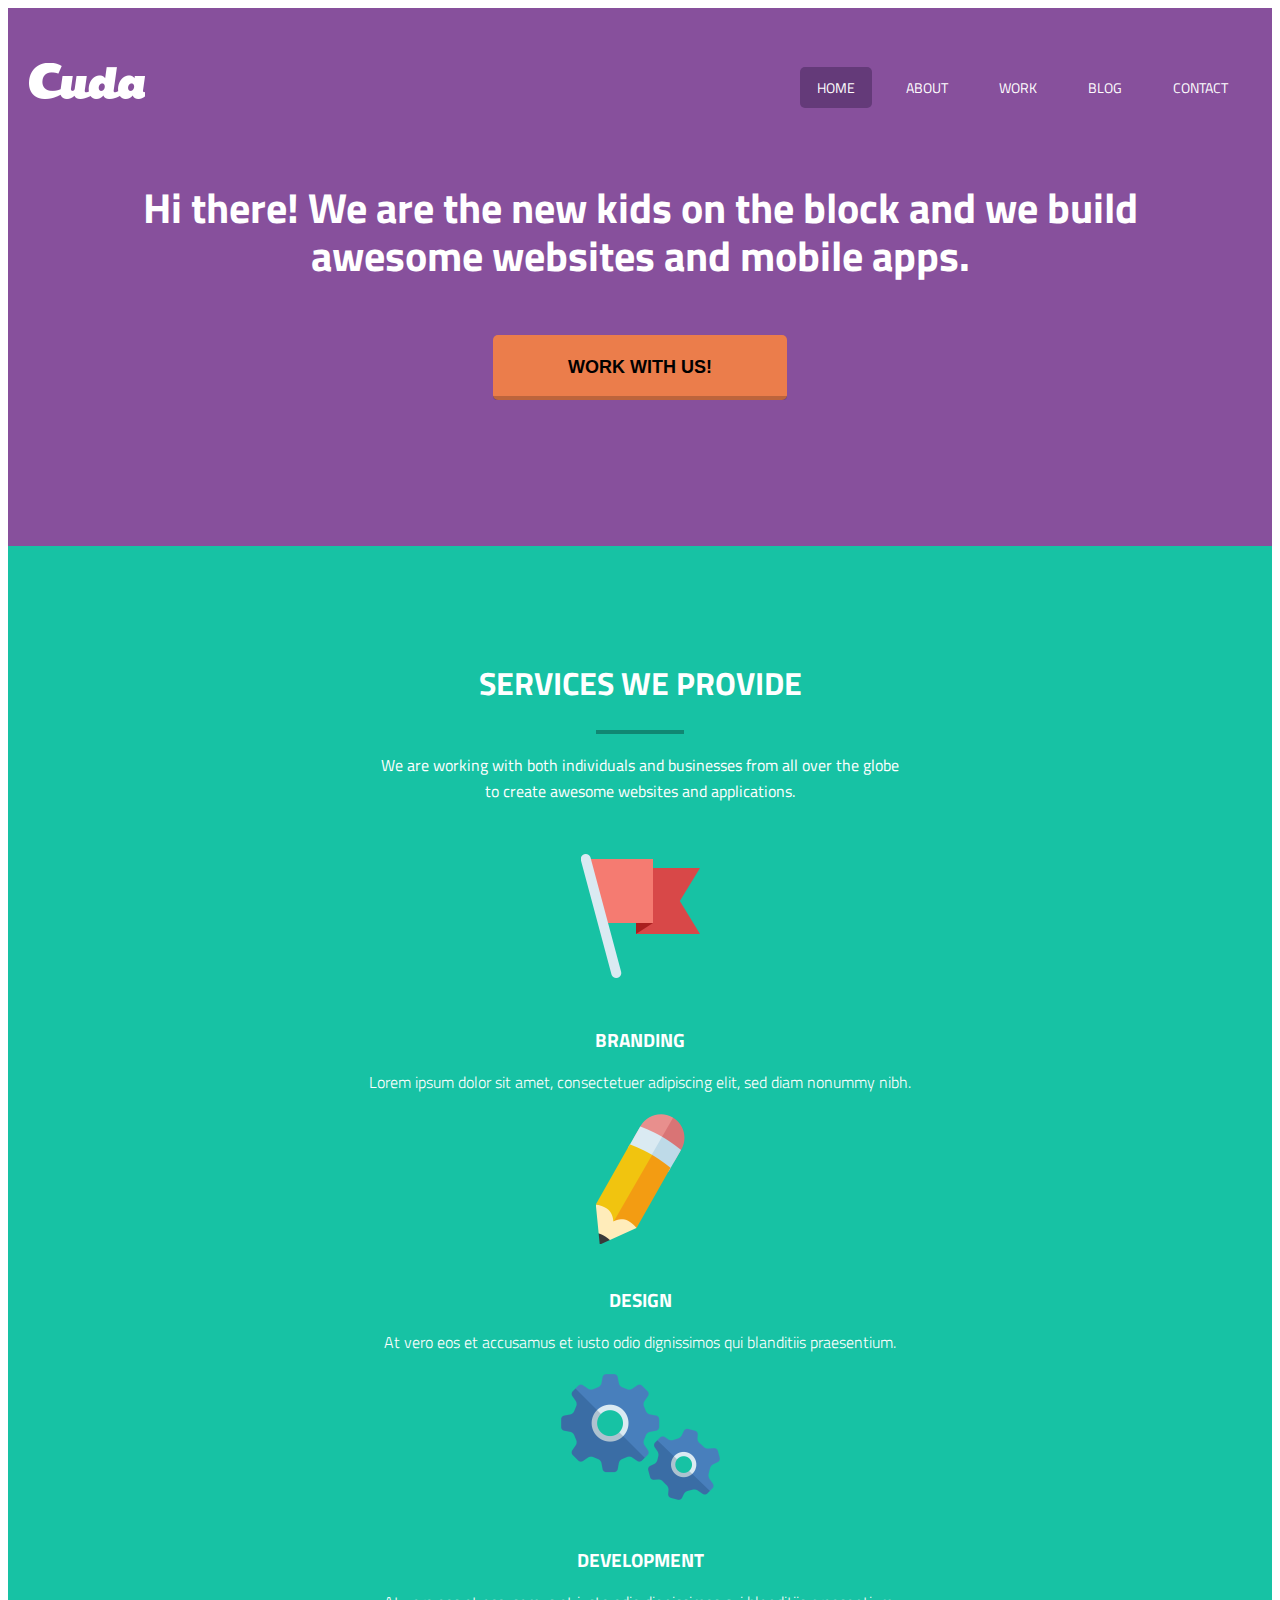
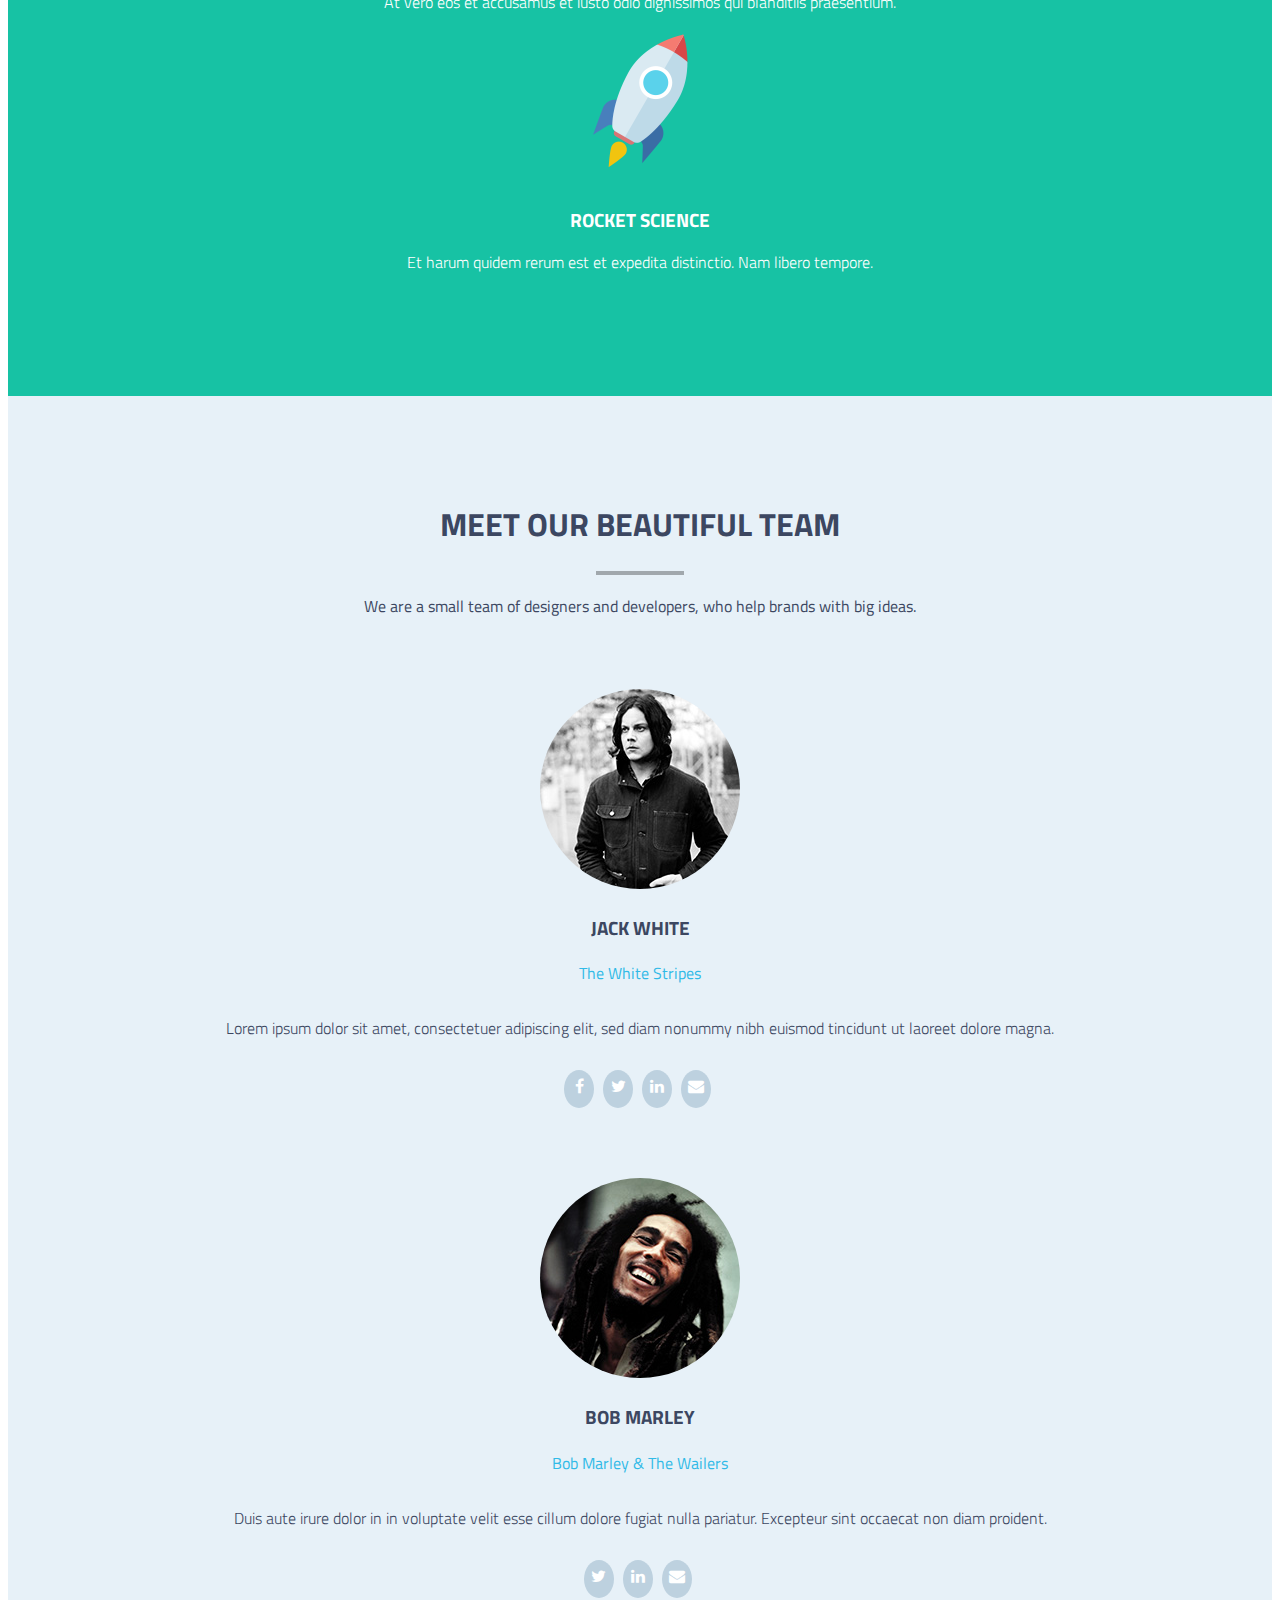
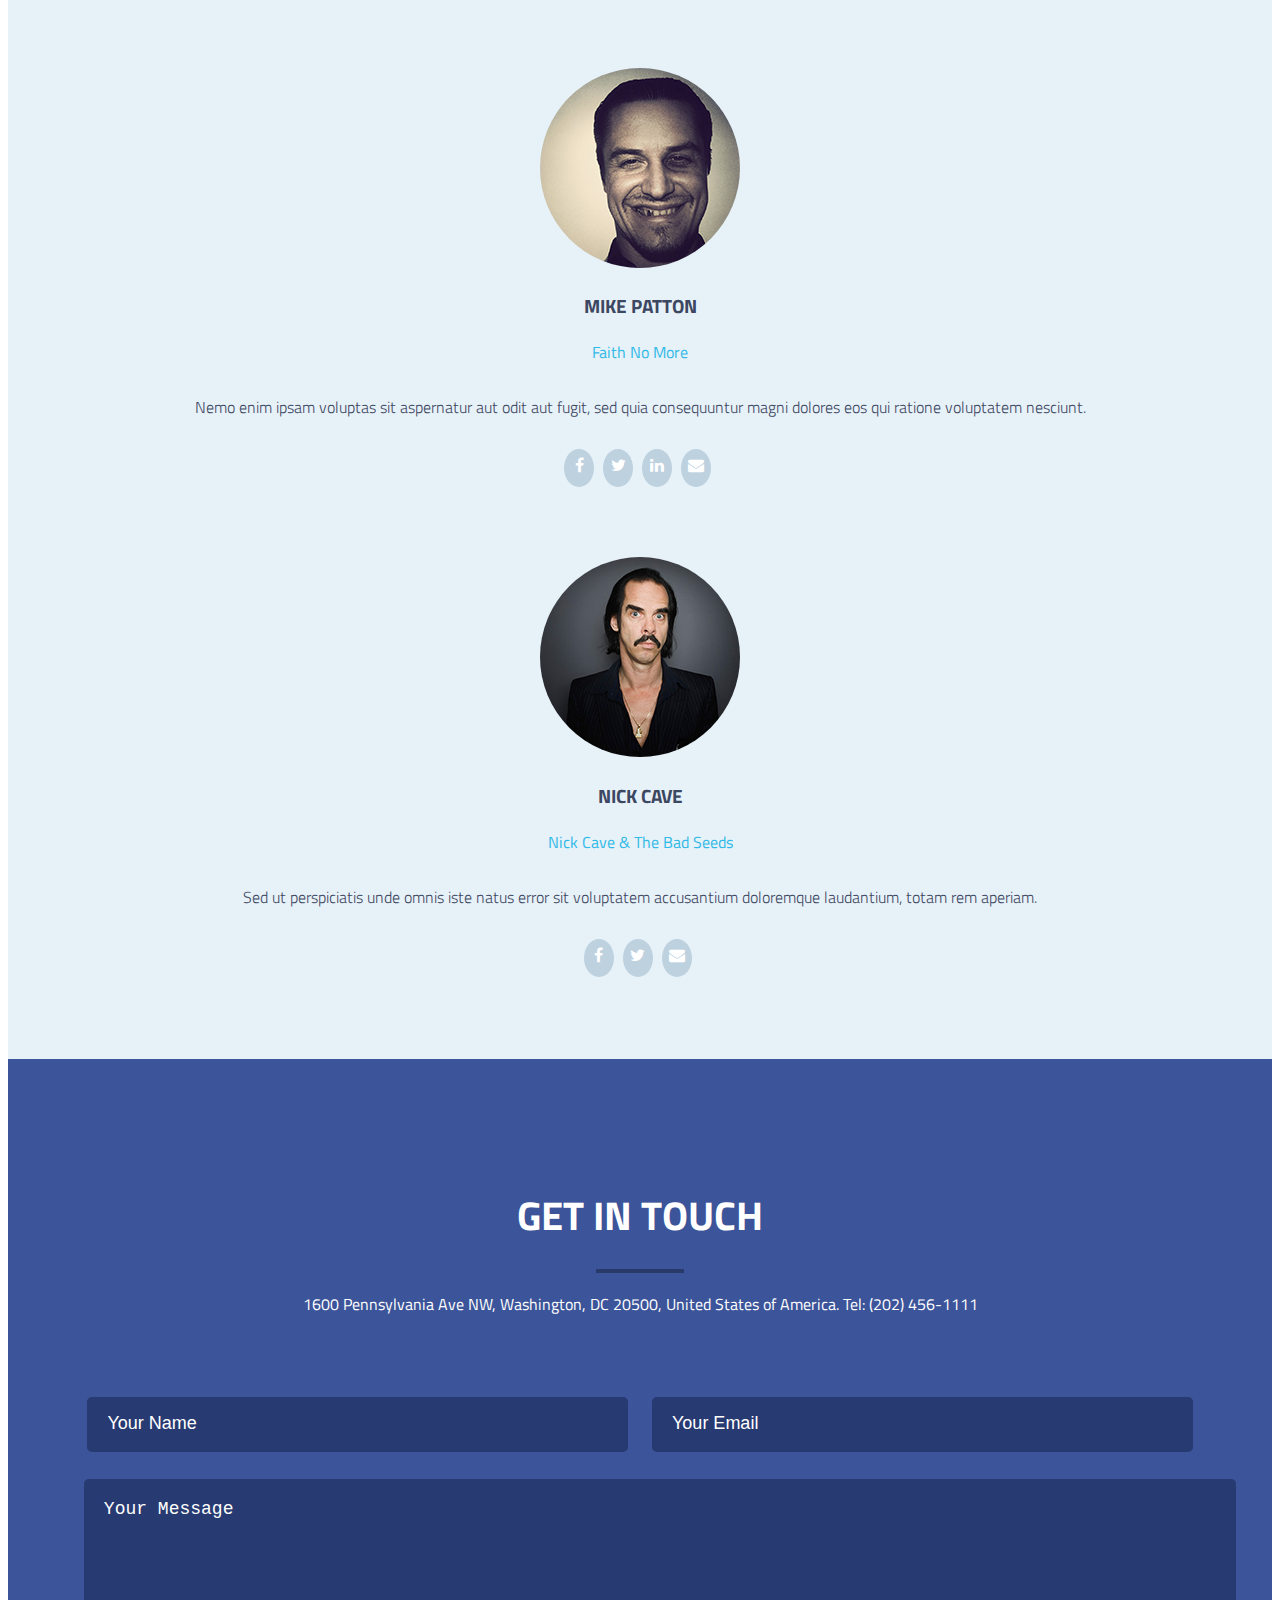
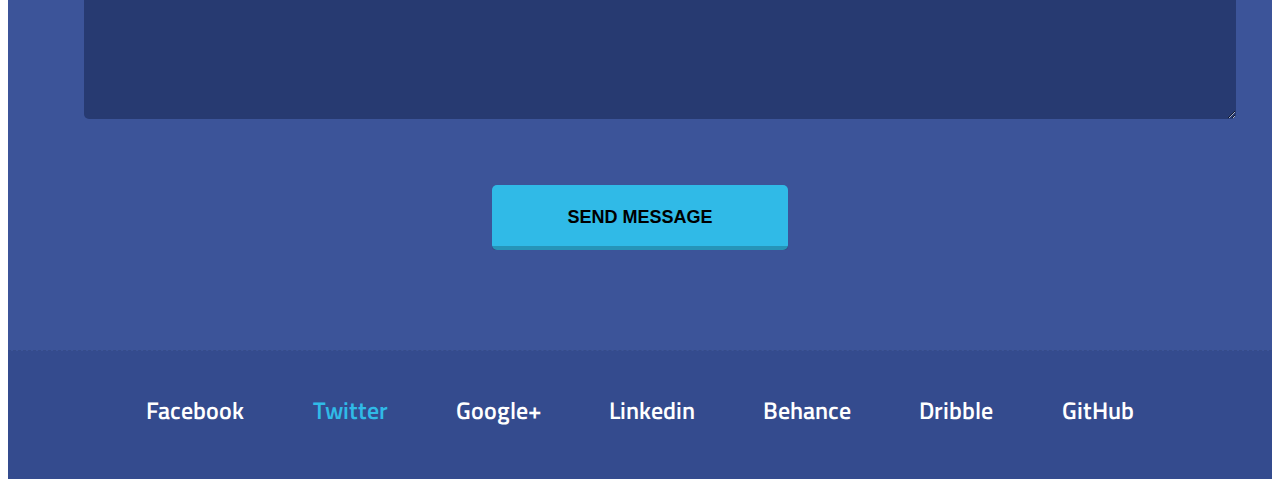
<file: cuda/index.html>
<!doctype html>
<html>
<head>
<meta charset="utf-8">
<title>Flat user interface</title>
<link rel="stylesheet" href="https://maxcdn.bootstrapcdn.com/bootstrap/3.3.6/css/bootstrap.min.css" integrity="sha384-1q8mTJOASx8j1Au+a5WDVnPi2lkFfwwEAa8hDDdjZlpLegxhjVME1fgjWPGmkzs7" crossorigin="anonymous">
<link href='https://fonts.googleapis.com/css?family=Titillium+Web:400,600,700,300' rel='stylesheet' type='text/css'>
<link rel="stylesheet" href="https://maxcdn.bootstrapcdn.com/font-awesome/4.5.0/css/font-awesome.min.css">
<link rel="stylesheet" href="style.css">
<script type="text/javascript" src="https://code.jquery.com/jquery-2.1.4.min.js"></script>
<script src="https://maxcdn.bootstrapcdn.com/bootstrap/3.3.6/js/bootstrap.min.js" integrity="sha384-0mSbJDEHialfmuBBQP6A4Qrprq5OVfW37PRR3j5ELqxss1yVqOtnepnHVP9aJ7xS" crossorigin="anonymous"></script>
</head>
<body>
<header>
  <div class="container">
  <div class="ex-menu clearfix">
     <a href="#" class="pull-left"><img src="images/logo1.png" alt="small logo">
     </a>
		<div class="pull-right">
  	      <ul>
			<li class="active"><a href="#">home</a></li>
			<li><a href="#">about</a></li>
			<li><a href="#">work</a></li>
			<li><a href="#">blog</a></li>
			<li><a href="#">contact</a></li>
          </ul>
          <div class="ex-hidden-menu">
          		<label for="ex-menu"><i class="fa fa-bars fa-2x"></i></label>
          		<input type="checkbox" id="ex-menu" checked>
          		<ul>
					<li><a href="#">home</a></li>
					<li><a href="#">about</a></li>
					<li><a href="#">work</a></li>
					<li><a href="#">blog</a></li>
					<li><a href="#">contact</a></li>
          		</ul>
          </div>
  		</div>
  </div>
  	<h1>Hi there! We are the new kids on the block 
	and we build awesome websites and mobile apps.</h1>
	<button type="button" class="btn btn-success ex-btn">WORK WITH US!<div></div></button>
	</div>
</header>
<section>
	<div class="ex-logo">
	<div class="container">
		<h1>SERVICES WE PROVIDE</h1>
		<div class="ex-underline">&nbsp;</div>	
		<h4>We are working with both individuals and businesses from all over the globe <br/>to create awesome websites and applications.
		</h4>
		<div class="row ex-marg">	
		<div class="col-md-3 col-sm-6 col-xs-12">
			<div><img src="images/logo2.png" alt="logo"></div>
			<h3>Branding</h3>
			<p>Lorem ipsum dolor sit amet, 
consectetuer adipiscing elit, sed diam nonummy nibh.</p>
		</div>
		<div class="col-md-3 col-sm-6 col-xs-12">
			<div><img src="images/logo3.png" alt="logo"></div>
			<h3>design</h3>
			<p>At vero eos et accusamus et iusto odio dignissimos qui blanditiis praesentium. </p>
		</div>
		<div class="col-md-3 col-sm-6 col-xs-12">
			<div><img src="images/logo4.png" alt="logo"></div>
			<h3>development</h3>
			<p>At vero eos et accusamus et iusto odio dignissimos qui blanditiis praesentium.
			</p>
		</div>
		<div class="col-md-3 col-sm-6 col-xs-12">
			<div><img src="images/logo5.png" alt="logo"></div>
			<h3>rocket science</h3>
			<p>Et harum quidem rerum est et expedita distinctio. Nam libero tempore.</p>
		</div>
		</div>
	</div>
	</div>
	<div class="ex-userpic">
	<div class="container">
		<h1>MEET OUR BEAUTIFUL TEAM</h1>
		<div class="ex-underline">&nbsp;</div>	
		<h4>We are a small team of designers and developers, who help brands with big ideas.
		</h4>
		<div class="row ex-marg">
		<div class="col-md-3 col-sm-6 col-xs-12">
			<img src="images/userpic1.jpg" alt="logo">
			<h3>jack white</h3>
			<h4>the white stripes</h4>
			<p>Lorem ipsum dolor sit amet, 
			consectetuer adipiscing elit, sed diam nonummy nibh euismod tincidunt ut laoreet dolore magna.</p>
			<a href="#"><i class="fa fa-facebook"></i></a>
			<a href="#"><i class="fa fa-twitter"></i></a>
			<a href="#"><i class="fa fa-linkedin"></i></a>
			<a href="#"><i class="fa fa-envelope"></i></a>
		</div>
		<div class="col-md-3 col-sm-6 col-xs-12">
			<img src="images/userpic2.jpg" alt="logo">
			<h3>bob marley</h3>
			<h4>bob marley & the wailers</h4>
			<p>Duis aute irure dolor in in voluptate velit esse cillum dolore fugiat nulla pariatur. Excepteur sint occaecat non diam proident. </p>
			<a href="#"><i class="fa fa-twitter"></i></a>
			<a href="#"><i class="fa fa-linkedin"></i></a>
			<a href="#"><i class="fa fa-envelope"></i></a>
		</div>
		<div class="col-md-3 col-sm-6 col-xs-12">
			<img src="images/userpic3.jpg" alt="logo">
			<h3>mike patton</h3>
			<h4>faith no more</h4>
			<p>Nemo enim ipsam voluptas sit aspernatur aut odit aut fugit, sed quia consequuntur magni dolores eos qui ratione voluptatem nesciunt.
			</p>
			<a href="#"><i class="fa fa-facebook"></i></a>
			<a href="#"><i class="fa fa-twitter"></i></a>
			<a href="#"><i class="fa fa-linkedin"></i></a>
			<a href="#"><i class="fa fa-envelope"></i></a>
		</div>
		<div class="col-md-3 col-sm-6 col-xs-12">
			<img src="images/userpic4.jpg" alt="logo">
			<h3>nick cave</h3>
			<h4>nick cave & the bad seeds</h4>
			<p>Sed ut perspiciatis unde omnis iste natus error sit voluptatem accusantium doloremque laudantium, totam rem aperiam.</p>
			<a href="#"><i class="fa fa-facebook"></i></a>
			<a href="#"><i class="fa fa-twitter"></i></a>
			<a href="#"><i class="fa fa-envelope"></i></a>
		</div>
		</div>
	</div>
	</div>
	<div class="ex-form">
	<div class="container">
		<h1>get in touch</h1>
		<div class="ex-underline">&nbsp;</div>	
		<h4>1600 Pennsylvania Ave NW, Washington, DC 20500, United States of America. Tel: (202) 456-1111
		</h4>
		<form method="post">
			<input type="text" class="ex-input" placeholder="Your Name">
			<input type="text" class="ex-input" placeholder="Your Email">
			<textarea col="5" placeholder="Your Message" class="ex-input"></textarea>
			<button type="submit" class="btn btn-success ex-btn">send message<div></div></button>
		</form>
	</div>
	</div>
</section>
<footer>
	<div class="container">	
	<ul>
		<li><a href="#">facebook</a></li>
		<li><a href="#" class="active">twitter</a></li>
		<li><a href="#">google+</a></li>
		<li><a href="#">linkedin</a></li>
		<li><a href="#">behance</a></li>
		<li><a href="#">dribble</a></li>
		<li><a href="#">gitHub</a></li>
	</ul>
	<ul>
		<li><a href="#"><i class="fa fa-facebook-square fa-2x"></i></a></li>
		<li><a href="#" class="active"><i class="fa fa-twitter-square fa-2x"></i></a></li>
		<li><a href="#"><i class="fa fa-google-plus-square fa-2x"></i></a></li>
		<li><a href="#"><i class="fa fa-linkedin-square fa-2x"></i></a></li>
		<li><a href="#"><i class="fa fa-behance-square fa-2x"></i></a></li>
		<li><a href="#"><i class="fa fa-dribbble fa-2x"></i></a></li>
		<li><a href="#"><i class="fa fa-github-square fa-2x"></i></a></li>
	</ul>
	</div>
</footer>
</body>
</html>
</file>
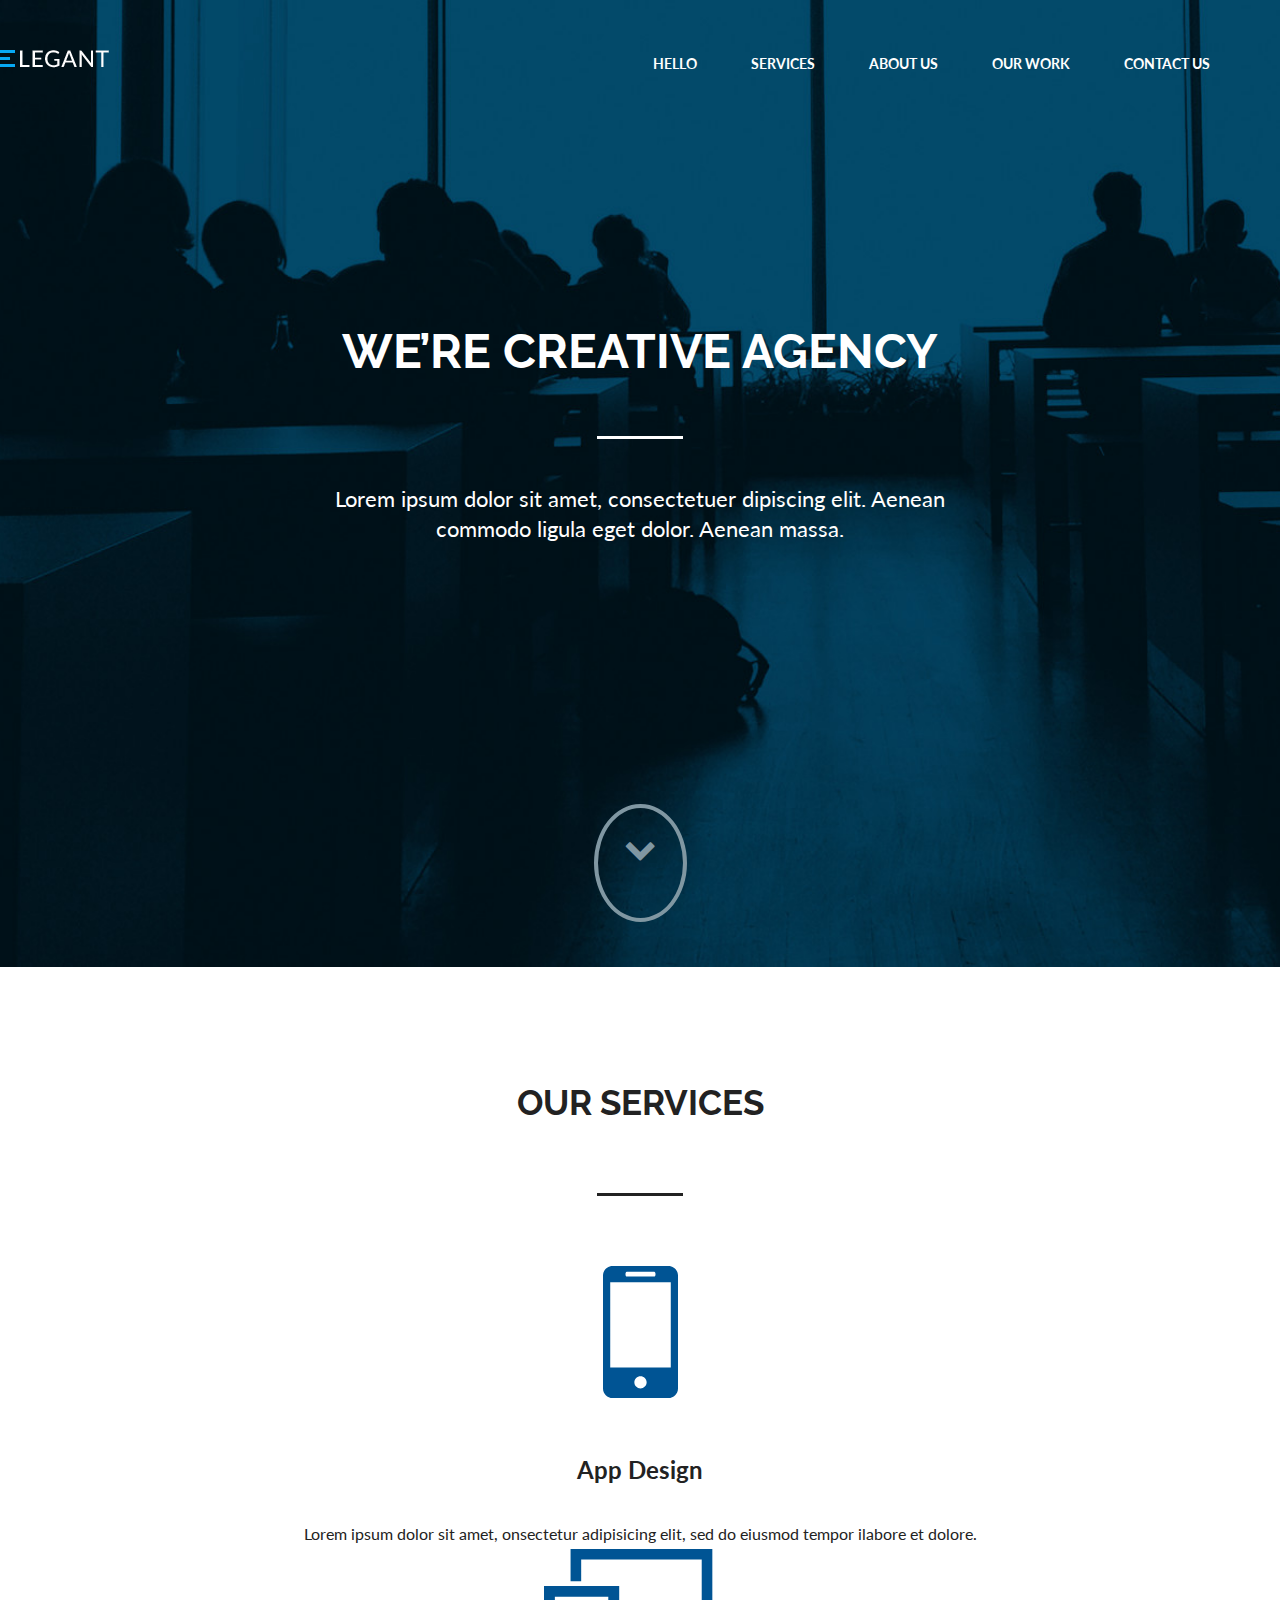
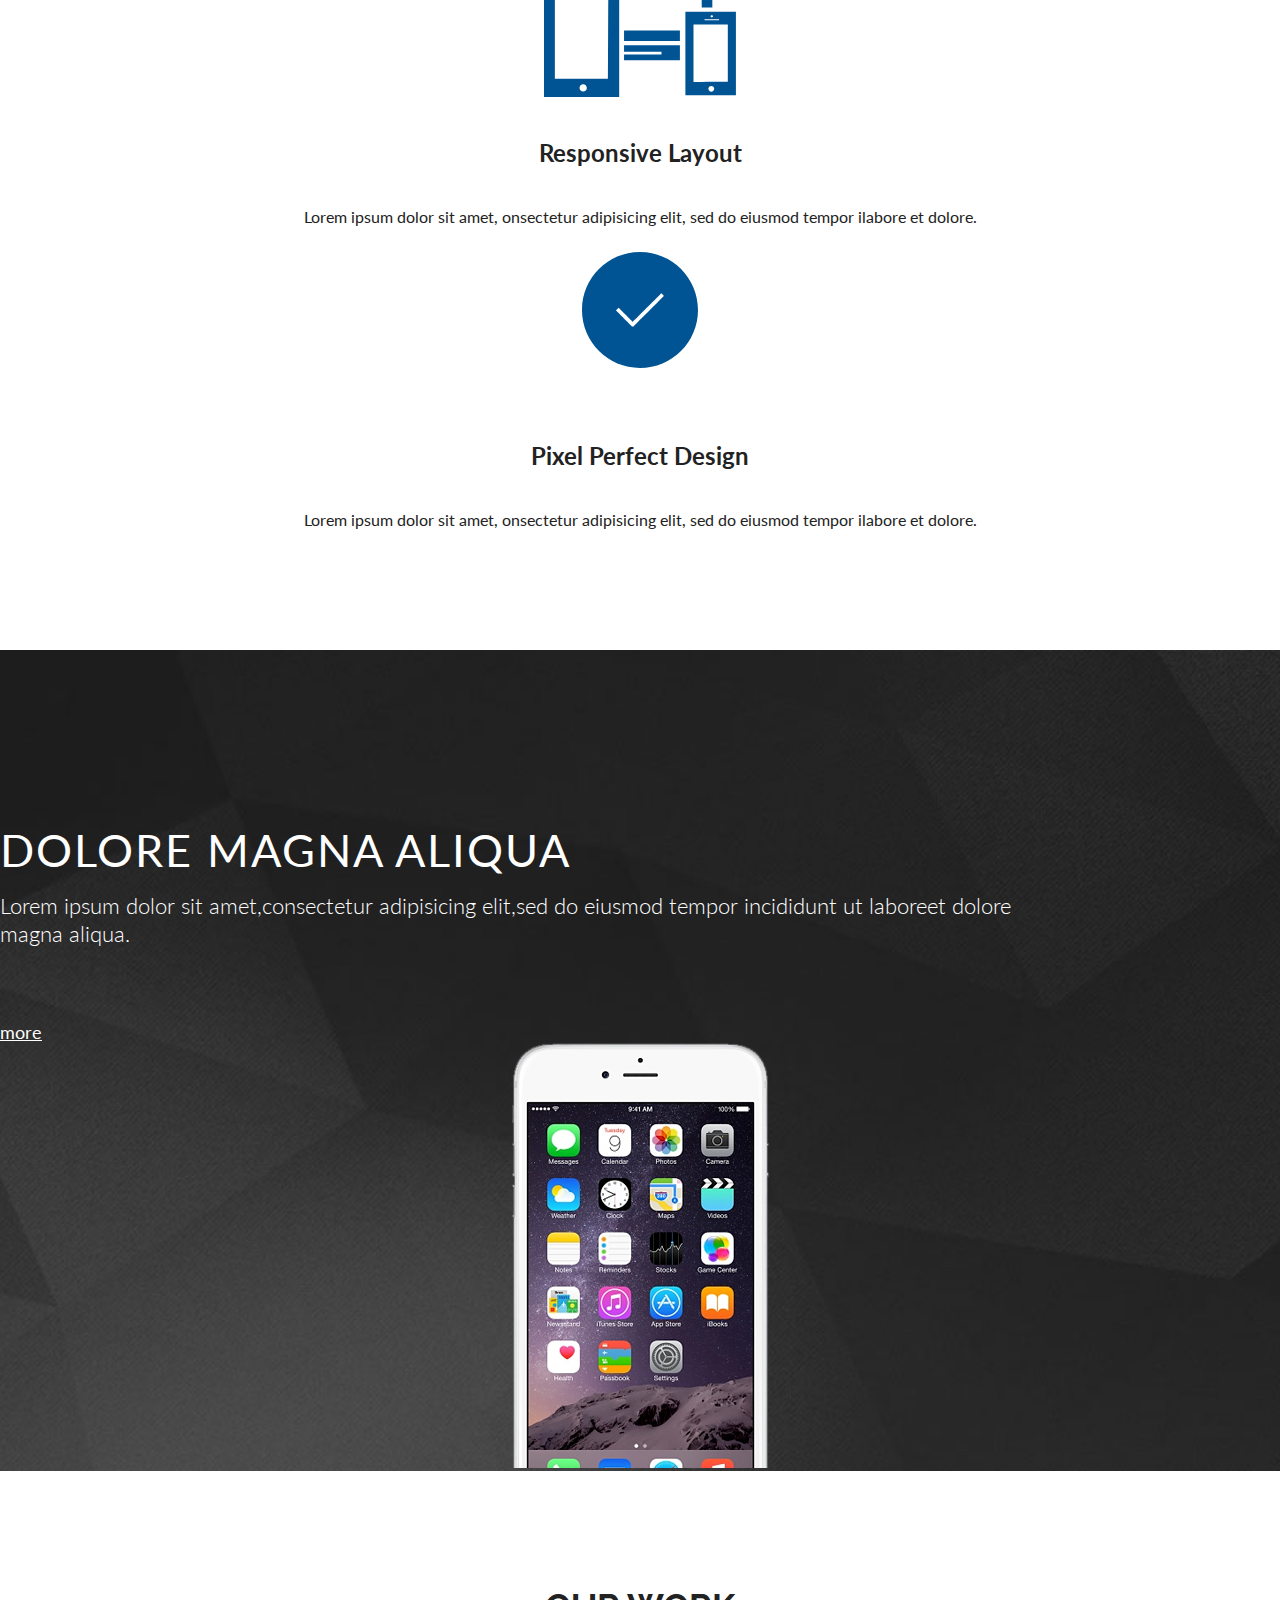
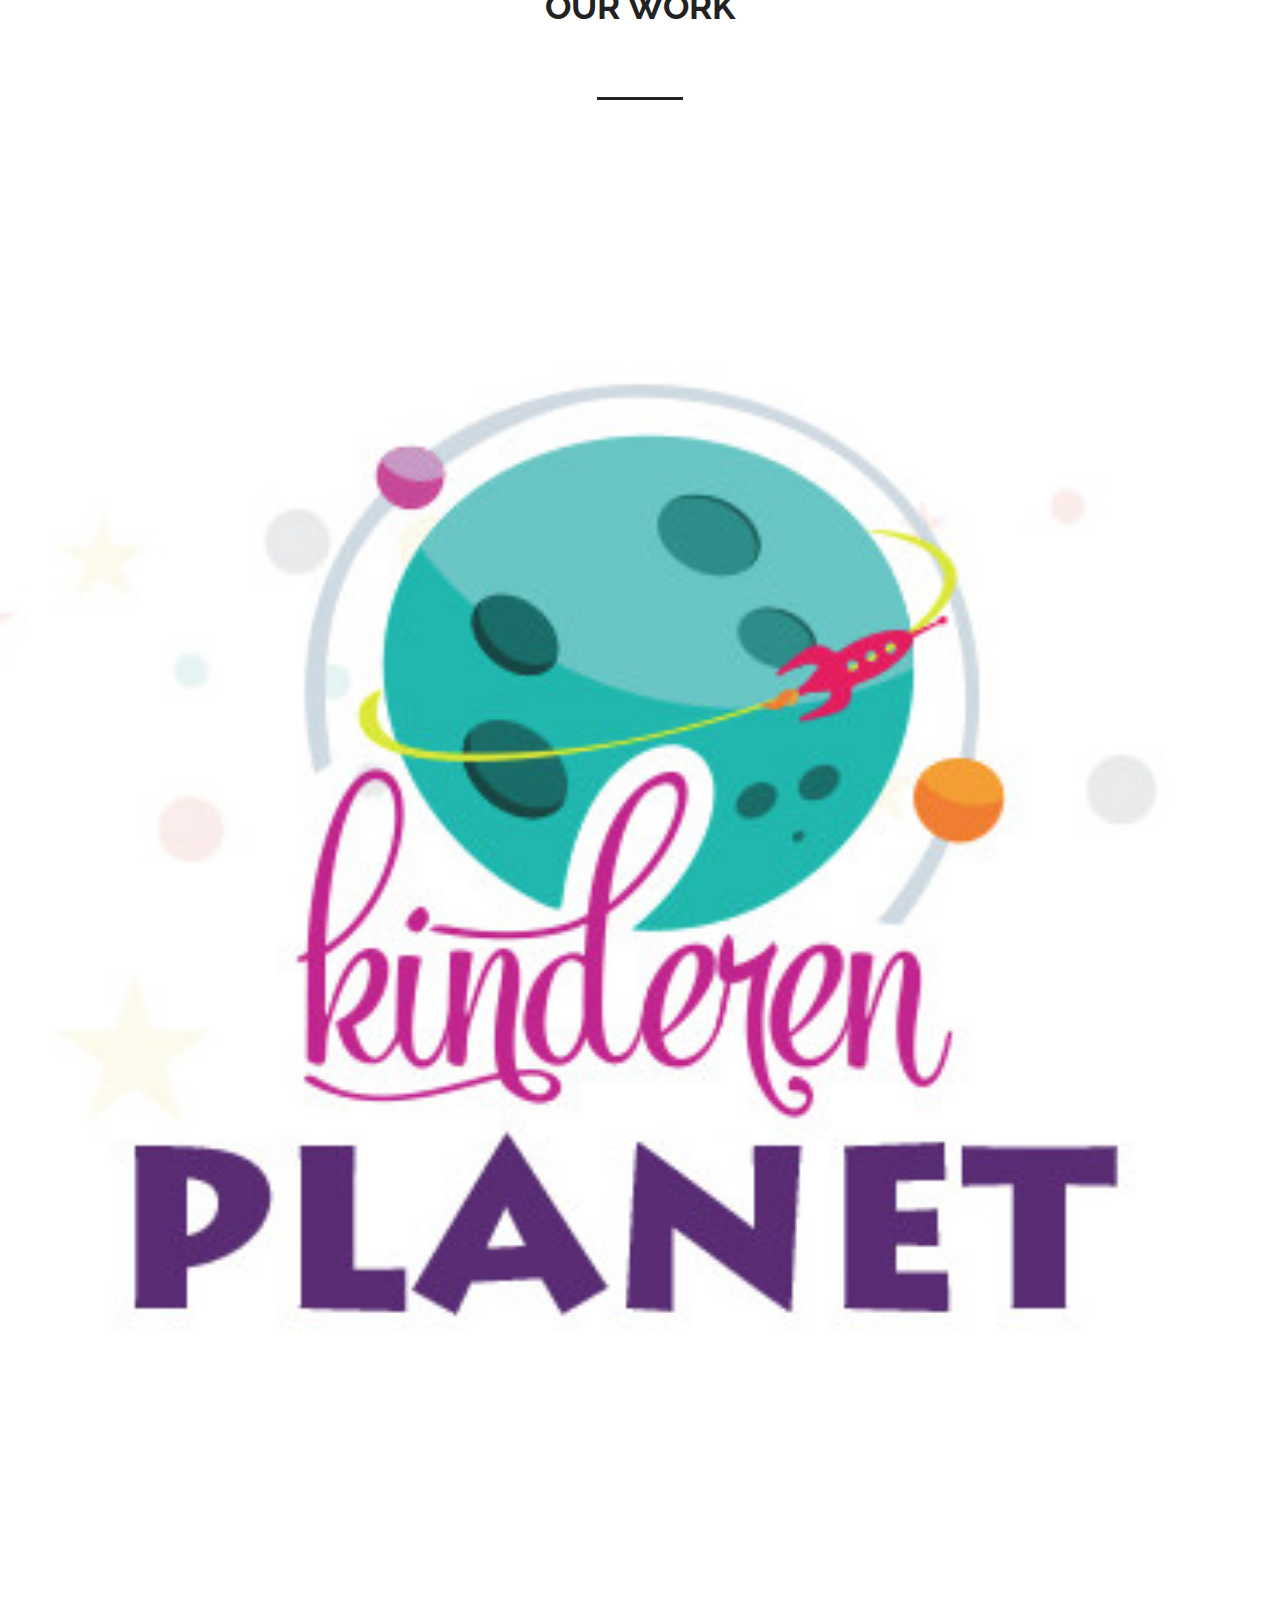
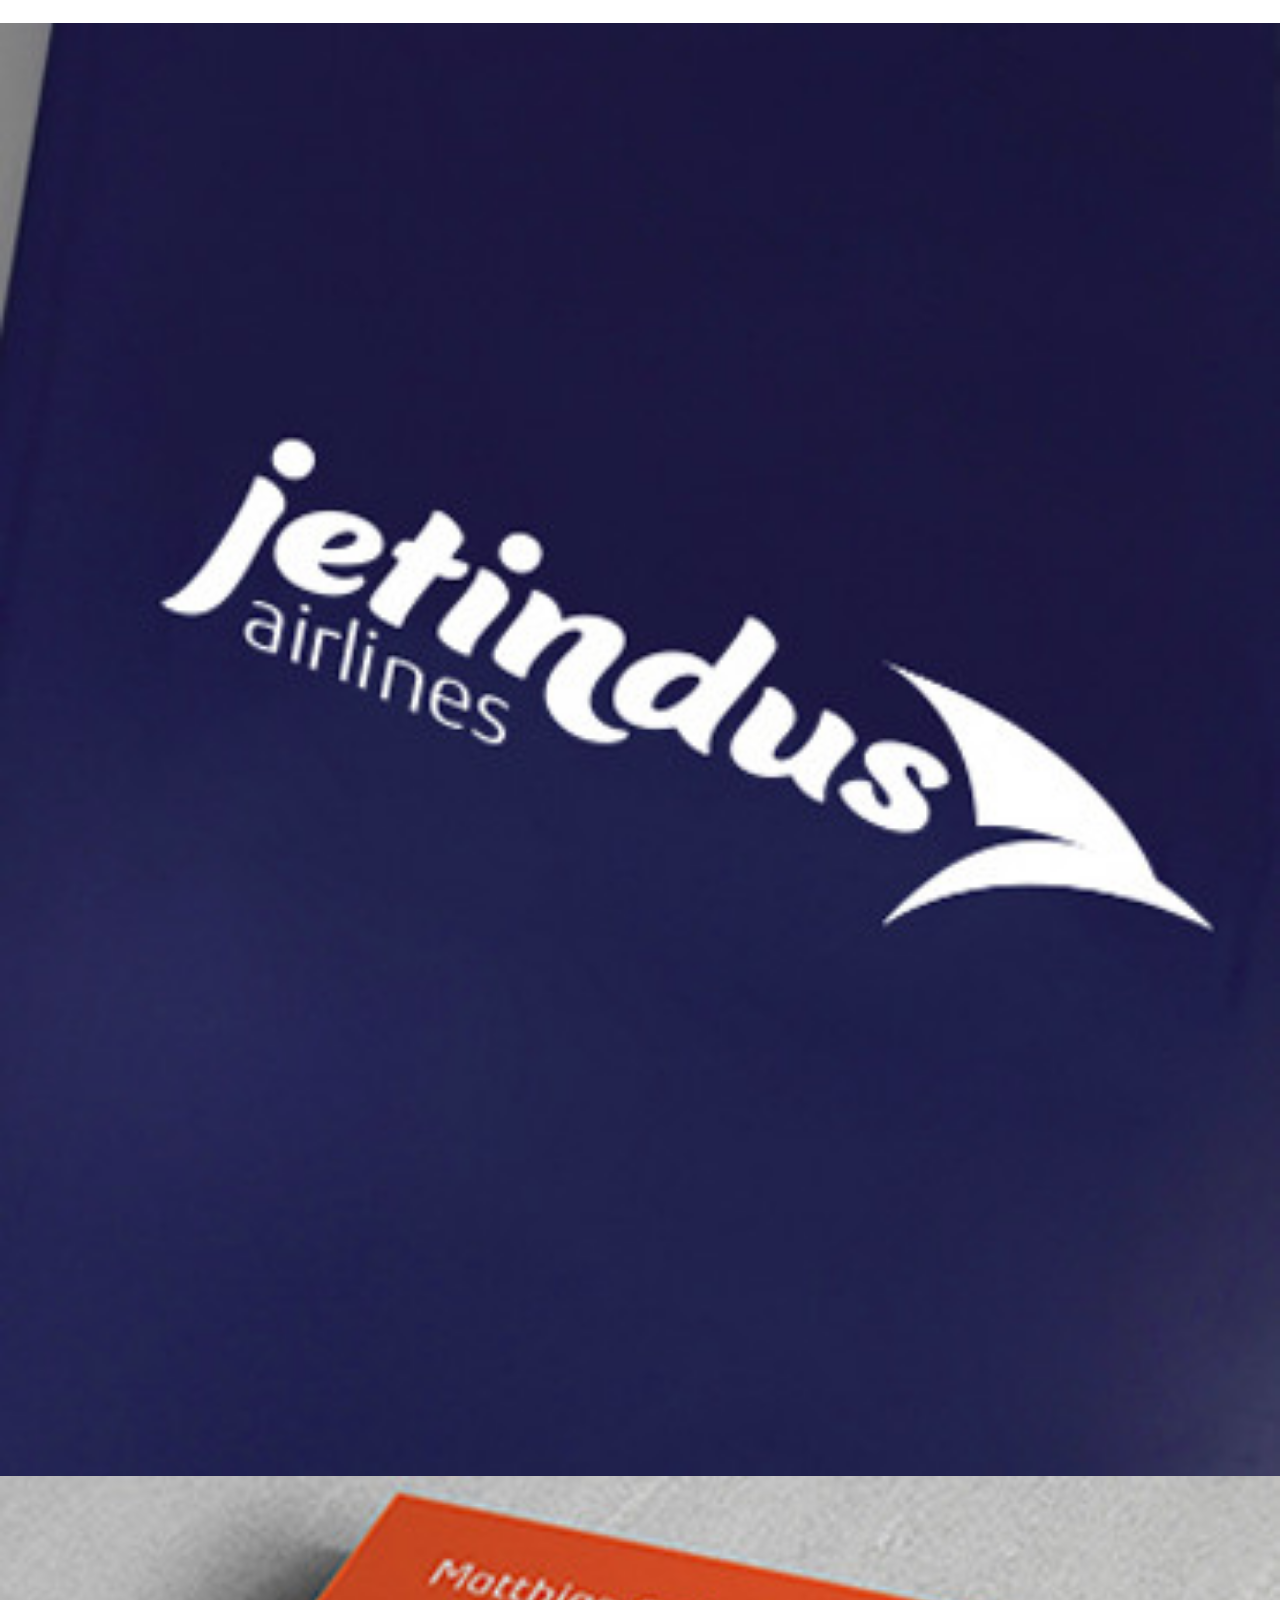
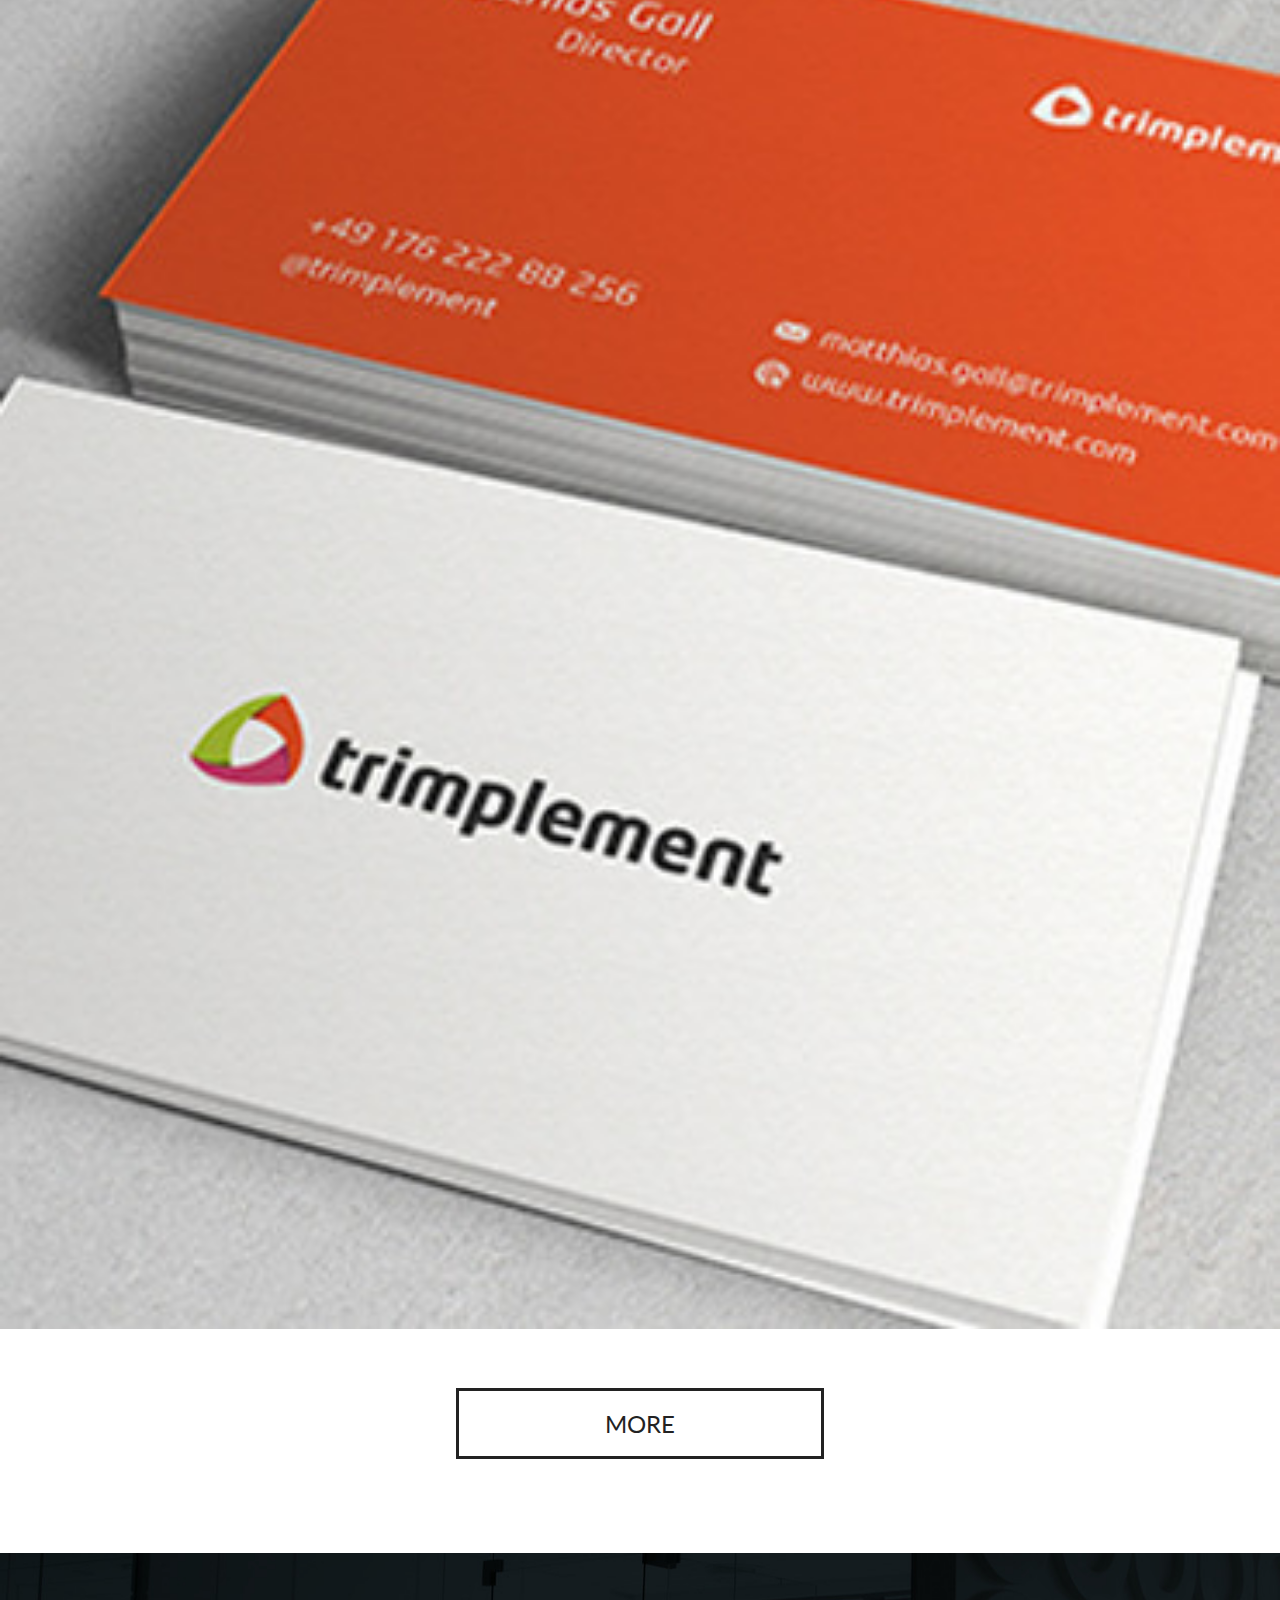
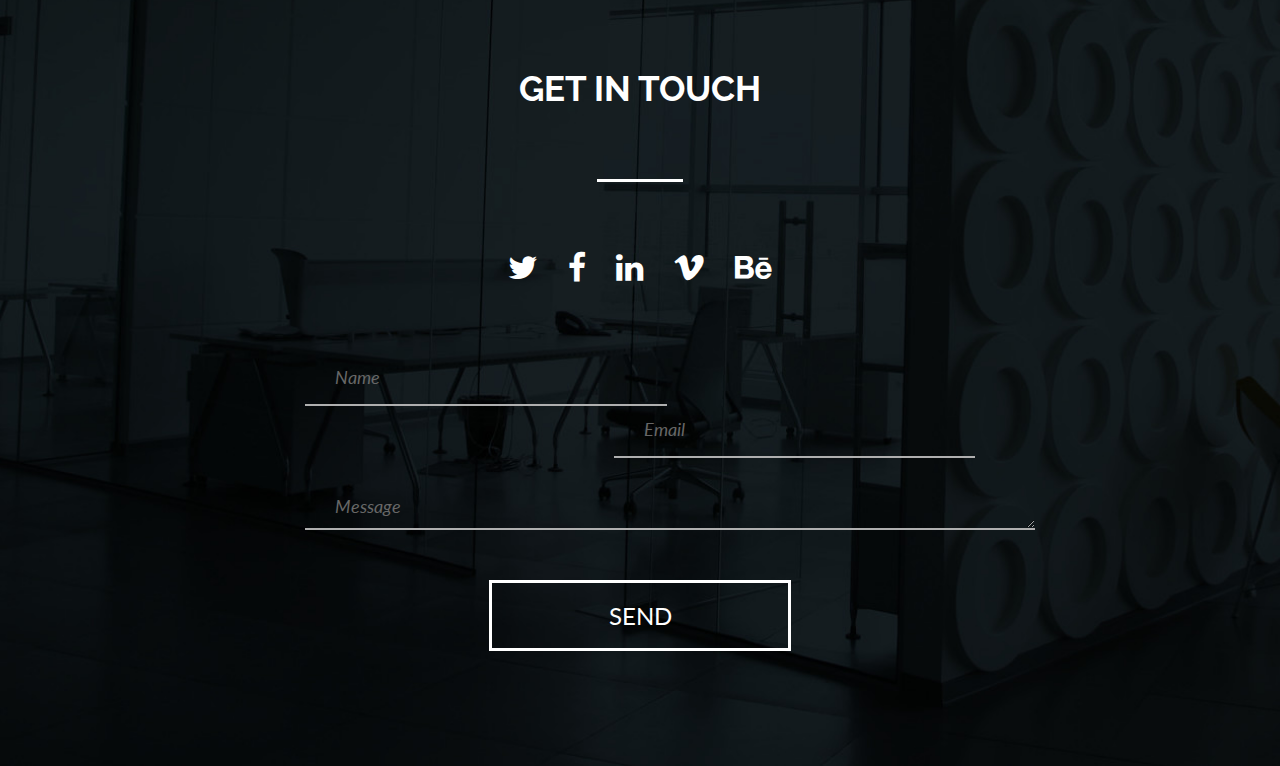
<file: exam_02/index.html>
<!DOCTYPE html>
<html>
<head lang="en">
	<title>Elegant</title>
	<meta http-equiv="X-UA-Compatible" content="IE=edge">
	<meta name="viewport" content="width=device-width, initial-scale=1">
	<meta charset="UTF-8">
	<meta name="description" content="" />
	<meta name="keywords" content="" />
	<link rel="shortcut icon" href="favicon.png"/>
	
	<link rel="stylesheet" href="https://maxcdn.bootstrapcdn.com/bootstrap/3.3.6/css/bootstrap.min.css" integrity="sha384-1q8mTJOASx8j1Au+a5WDVnPi2lkFfwwEAa8hDDdjZlpLegxhjVME1fgjWPGmkzs7" crossorigin="anonymous">
	<link rel="stylesheet" href="https://maxcdn.bootstrapcdn.com/font-awesome/4.5.0/css/font-awesome.min.css">
	<link href="exam.css" rel="stylesheet" type="text/css">
	<script src="https://code.jquery.com/jquery-2.2.0.min.js"></script>
	<script> 
$(document).ready(function(){
    $(".elgnt-menu > i").click(function(){
        $(".elgnt-menu ul").css({
        	"position":"absolute",
        	"top":"80px",
        	"right":"15px"
        	});
        $(".elgnt-menu ul li").css({
        	"display":"block",
        	"text-align":"right"
        	});
        $(".elgnt-menu ul").slideToggle();
    });
});
</script>
	<!--[if lt IE 9]>
		<script src="https://oss.maxcdn.com/html5shiv/3.7.2/html5shiv.min.js"></script>
		<script src="https://oss.maxcdn.com/respond/1.4.2/respond.min.js"></script>
	<![endif]-->
</head>
<body>
	<header>
		<div class="container">
			<div class="elgnt-menu">
				<a href="#"><img src="images/logo.png" alt="logo"></a>
					<ul class="pull-right">
						<li><a href="#">hello</a></li>
						<li><a href="#services">services</a></li>
						<li><a href="#about">about us</a></li>
						<li><a href="#work">our work</a></li>
						<li><a href="#contact">contact us</a></li>
					</ul>
					<i class="fa fa-bars fa-2x"></i>
			</div>
			<h1 class="elgnt-heading elgnt-light">we’re creative agency</h1>
			<p>Lorem ipsum dolor sit amet, consectetuer dipiscing elit. Aenean commodo ligula eget dolor. Aenean massa.</p>
			<a href="#services"><span><i class="fa fa-chevron-down fa-2x"></i></span></a>
		</div>
	</header>
	<section>
		<div class="elgnt-services" id="services">
			<div class="container">
				<h3 class="elgnt-heading elgnt-dark">our services</h3>
				<div class="row">
					<div class="col-md-4">
						<div>
							<img src="images/services_1.svg" alt="service img">
						</div>
						<h4>app design</h4>
						<p>Lorem ipsum dolor sit amet, onsectetur adipisicing elit, sed do eiusmod tempor ilabore et dolore.</p>
					</div>
					<div class="col-md-4">
						<div>
							<img src="images/services_2.svg" alt="service img">
						</div>
						<h4>responsive layout</h4>
						<p>Lorem ipsum dolor sit amet, onsectetur adipisicing elit, sed do eiusmod tempor ilabore et dolore.</p>
					</div>
					<div class="col-md-4">
						<div>
							<img src="images/services_3.svg" alt="service img">
						</div>
						<h4>pixel perfect design</h4>
						<p>Lorem ipsum dolor sit amet, onsectetur adipisicing elit, sed do eiusmod tempor ilabore et dolore.</p>
					</div>
				</div>
			</div>
		</div>
		<div class="elgnt-about" id="about">
			<div class="container">
				<div class="row">
					<div class="col-md-7 col-sm-7 col-xs-12">
						<h2 class="elgnt-light">dolore magna aliqua</h2>
						<p>Lorem ipsum dolor sit amet,consectetur adipisicing elit,sed do eiusmod tempor incididunt ut laboreet dolore magna aliqua.</p>
						<a href="#" class="elgnt-link">more</a>
					</div>
					<div class="col-md-3 col-md-offset-1 col-sm-offset-0 col-sm-5 col-xs-12">
					<img src="images/back2_1.png" alt="product photo">
					</div>
				</div>
			</div>
		</div>
		<div class="elgnt-work" id="work">
			<div class="container">
			<h3 class="elgnt-heading elgnt-dark">our work</h3>
			<div class="row">
				<div class="col-md-4 col-sm-4 col-xs-12">
				<div class="elgnt-work-img">
					<img src="images/work_1.jpg" alt="work img">
					<a href="#" class="elgnt-work-hidden">
						<span>
						<p>kinderen planet</p>
						<i class="fa fa-link fa-2x"></i>
						</span>
					</a>
				</div>
				</div>
				<div class="col-md-4 col-sm-4 col-xs-12">
				<div class="elgnt-work-img">
					<img src="images/work_2.jpg" alt="work img">
					<a href="#" class="elgnt-work-hidden">
						<span>
						<p>jetindus airlines</p>
						<i class="fa fa-link fa-2x"></i>
						</span>
					</a>
				</div>
				</div>
				<div class="col-md-4 col-sm-4 col-xs-12">
				<div class="elgnt-work-img">
					<img src="images/work_3.jpg" alt="work img">
					<a href="#" class="elgnt-work-hidden">
						<span>
						<p>trimplement</p>
						<i class="fa fa-link fa-2x"></i>
						</span>
					</a>
				</div>
				</div>
			</div>
			<a href="#" class="elgnt-btn">more</a>
			</div>
		</div>
	</section>
	<footer>
		<div class="elgnt-form" id="contact">
			<h3 class="elgnt-heading elgnt-light">get in touch</h3>
			<div class="elgnt-form-icons">
				<a href="#"><i class="fa fa-twitter fa-2x"></i></a>
				<a href="#"><i class="fa fa-facebook fa-2x"></i></a>
				<a href="#"><i class="fa fa-linkedin fa-2x"></i></a>
				<a href="#"><i class="fa fa-vimeo fa-2x"></i></a>
				<a href="#"><i class="fa fa-behance fa-2x"></i></a>
			</div>
			<form method="post" action="#">
				<input class="pull-left" type="text" placeholder="name">
				<input class="pull-right" type="email" placeholder="email">
				<textarea rows="1" placeholder="message"></textarea>
				<input type="submit" class="elgnt-btn" value="send">
			</form>
		</div>
	</footer>
</body>
</html>
</file>
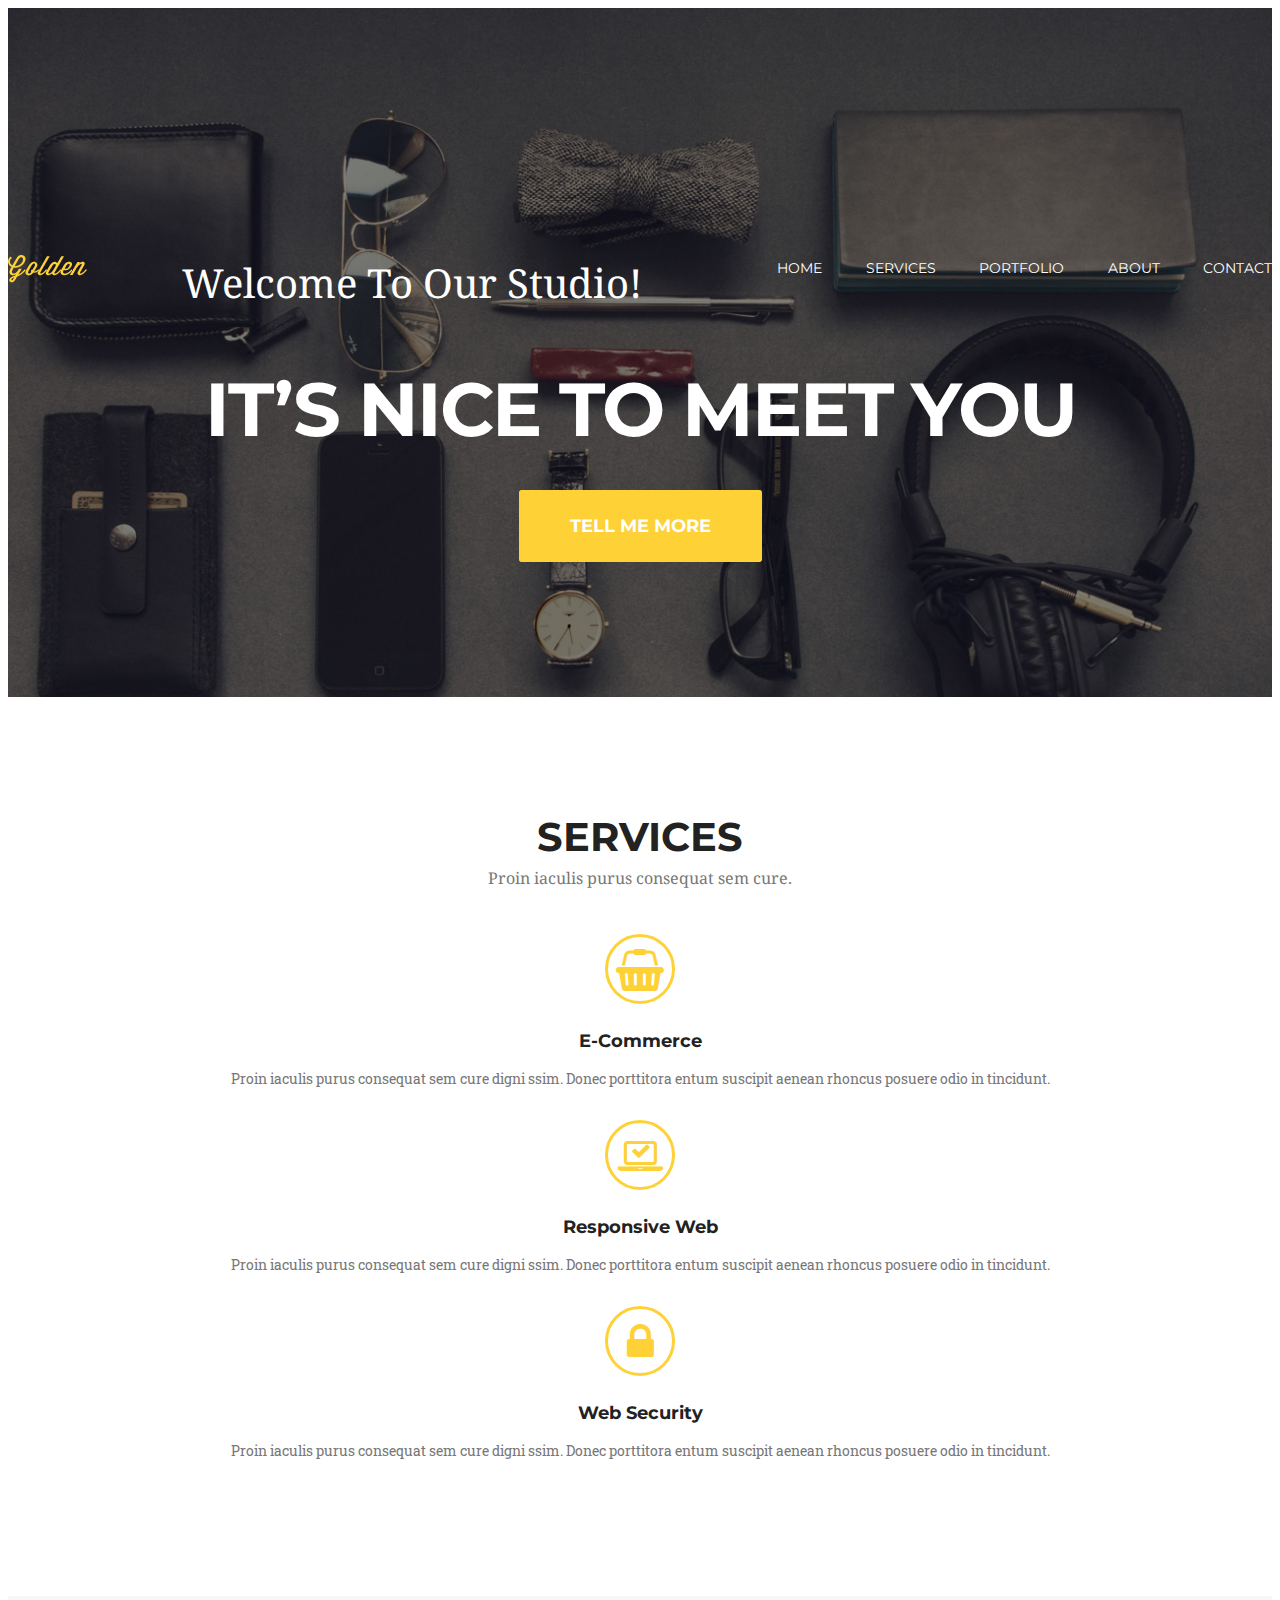
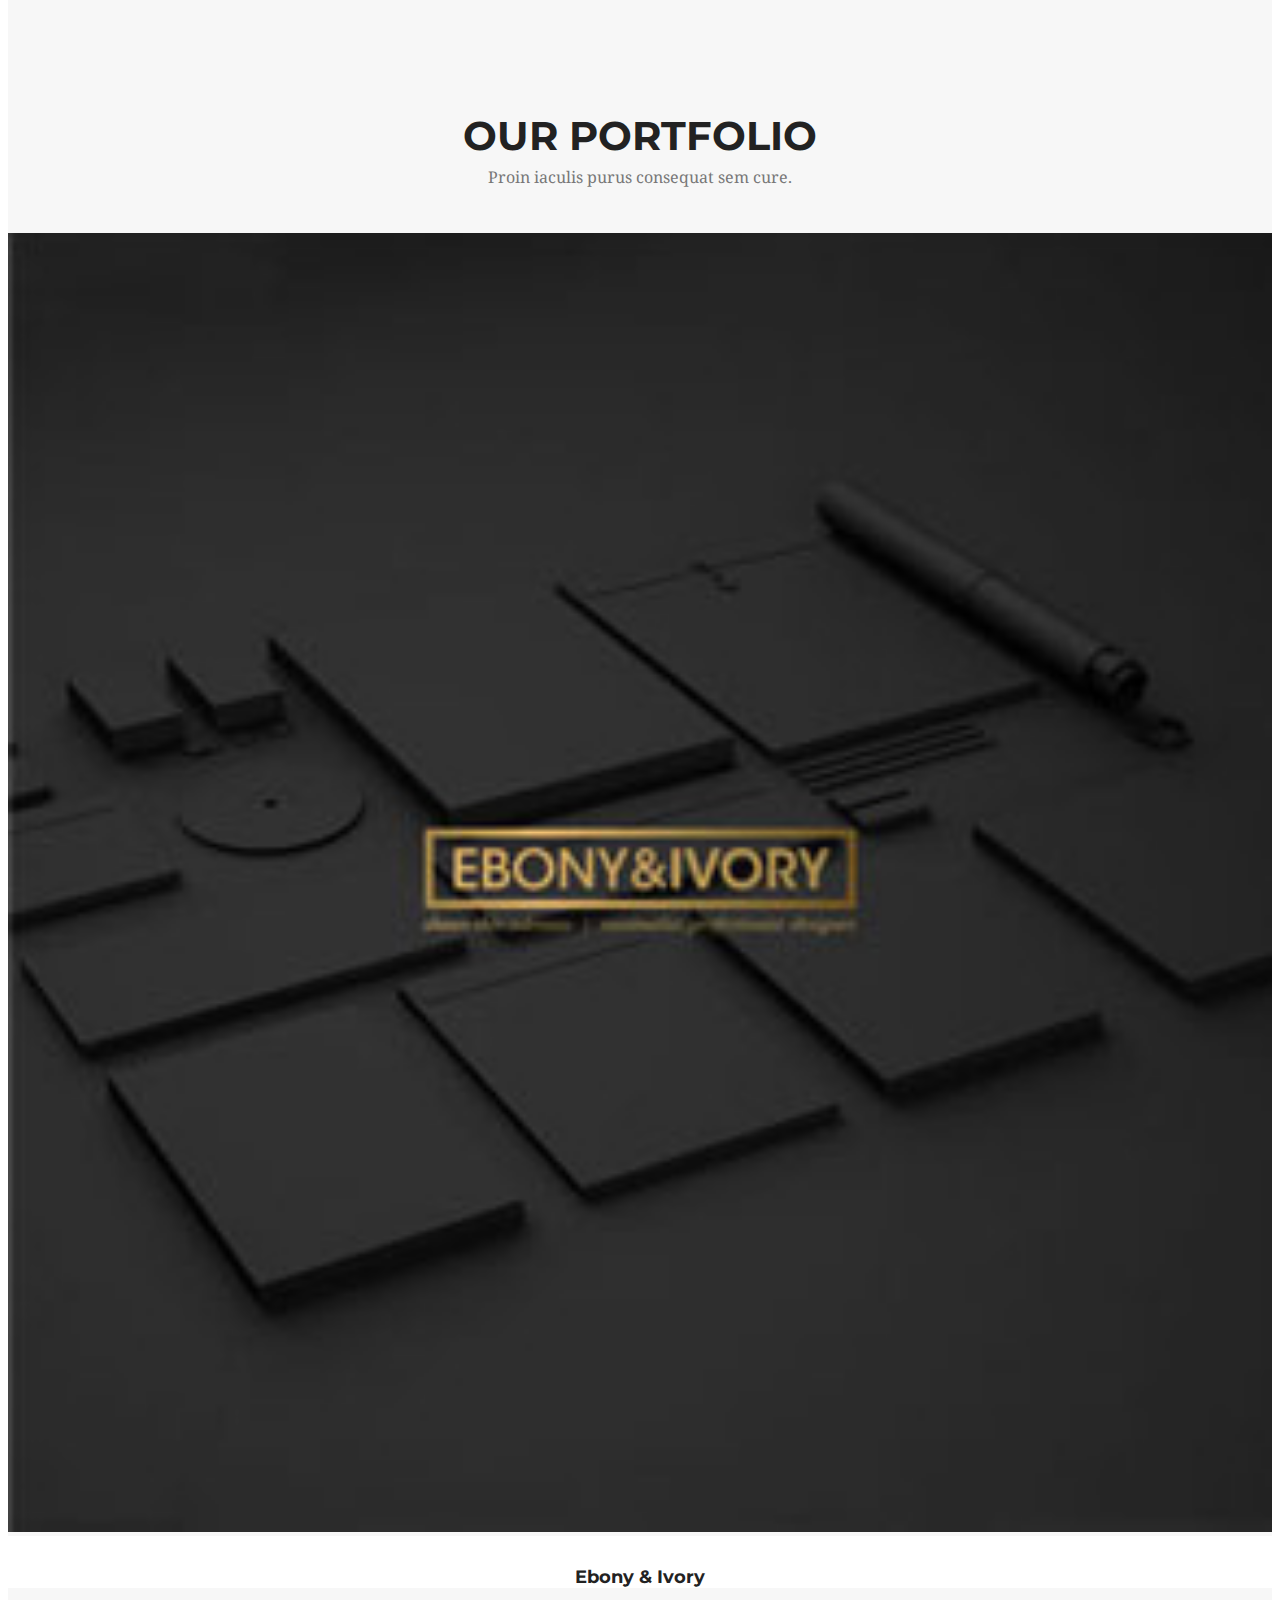
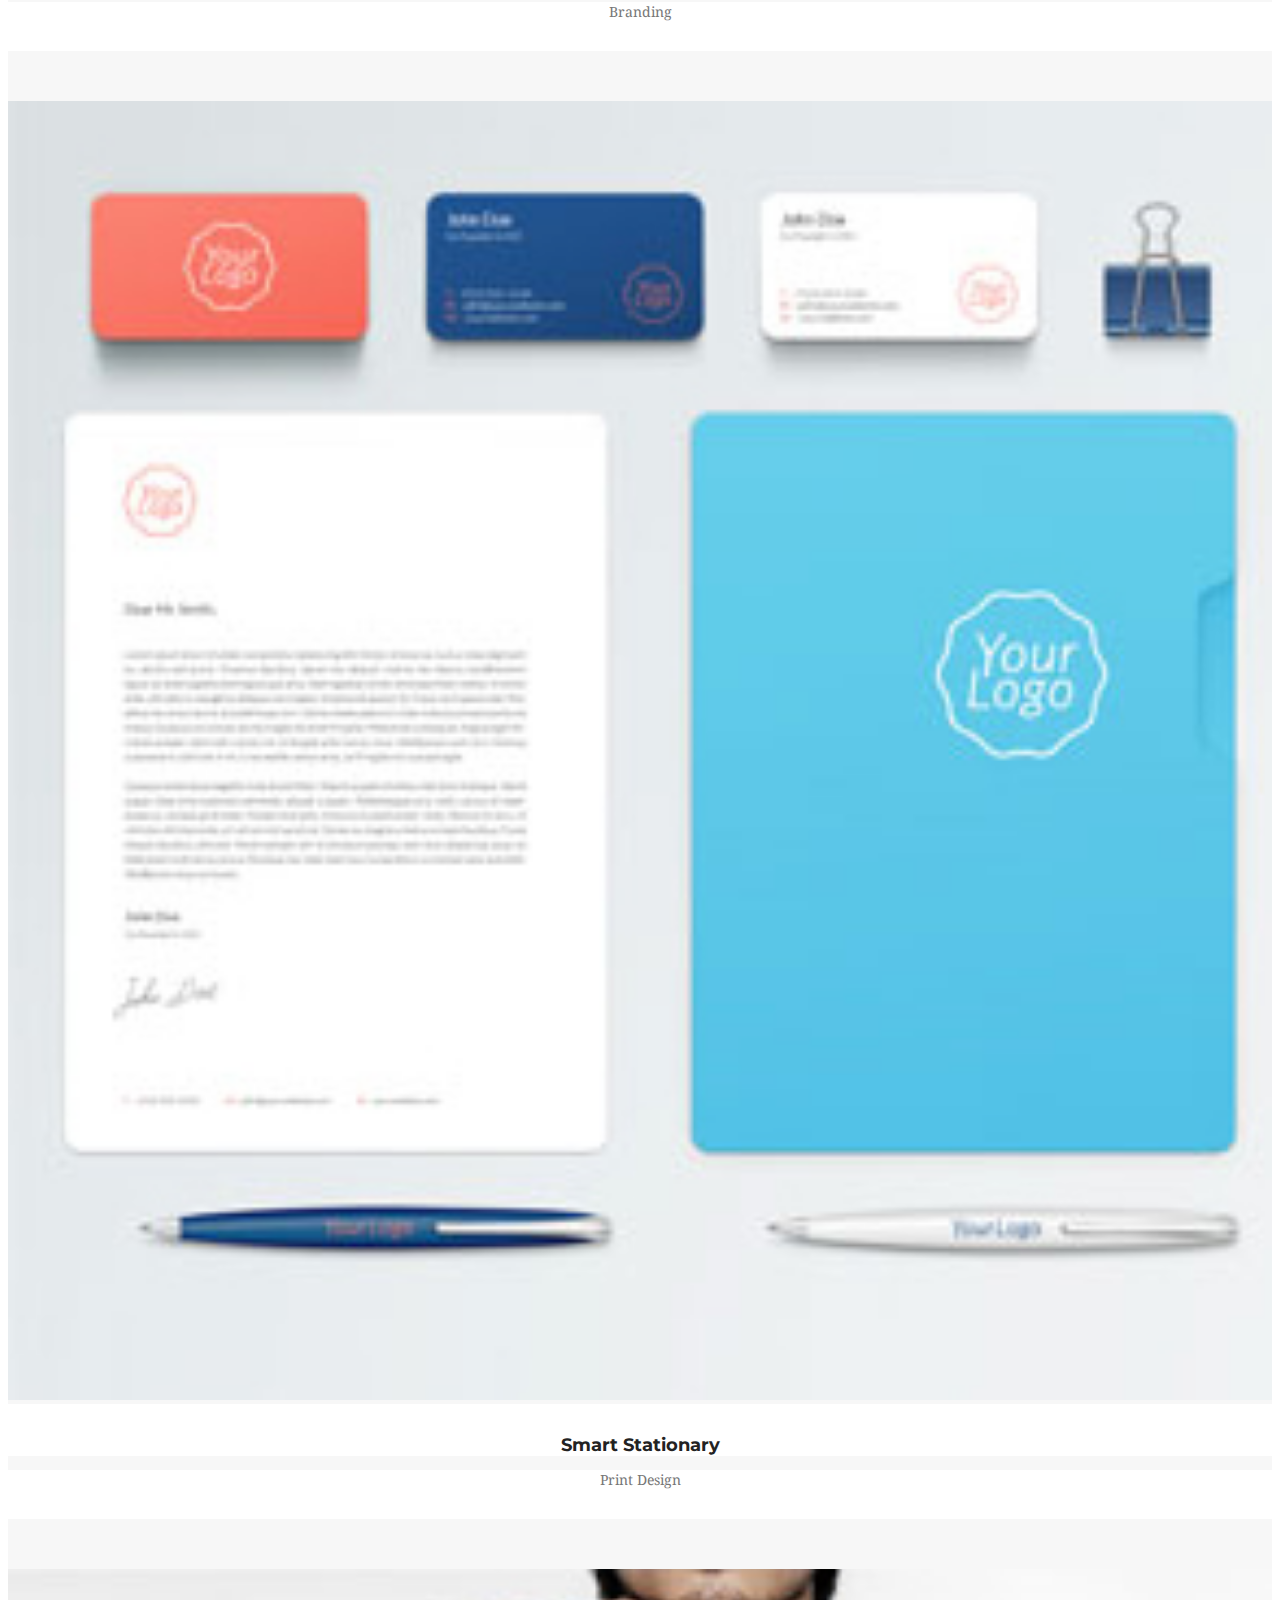
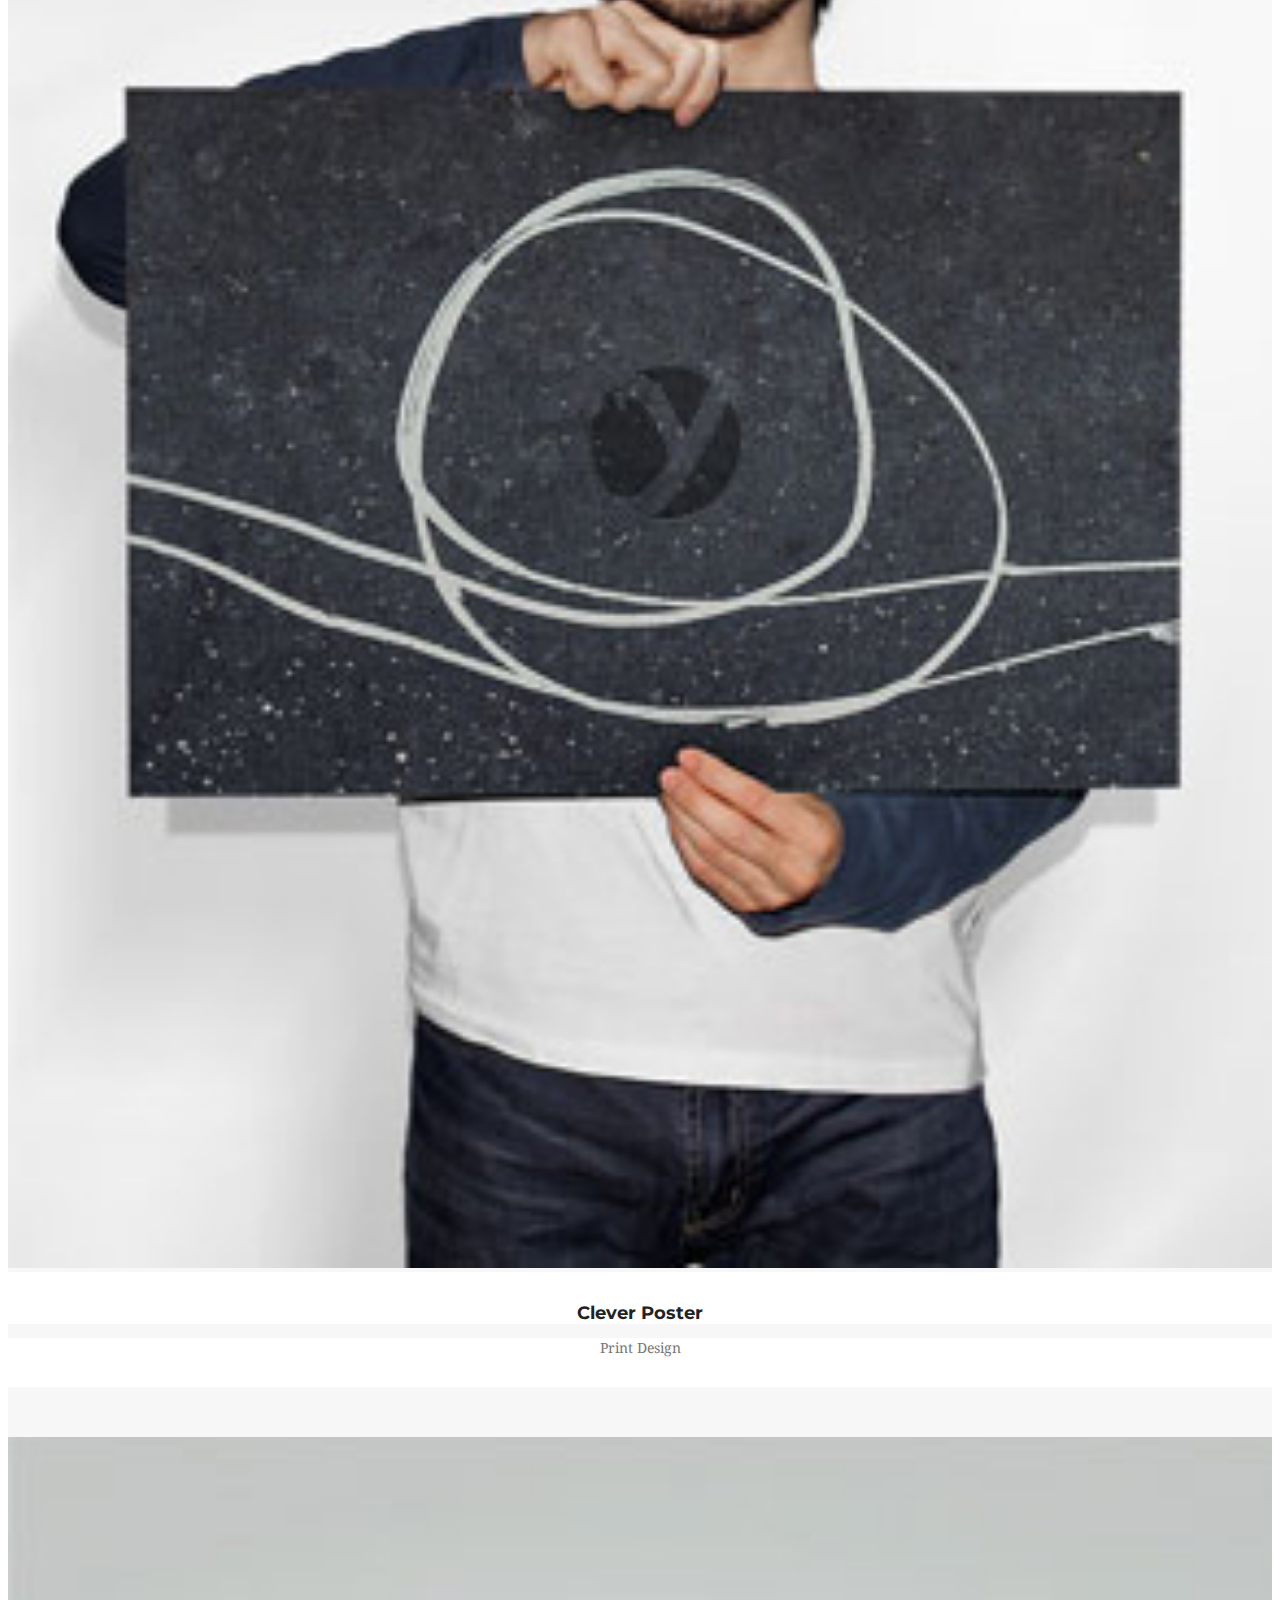
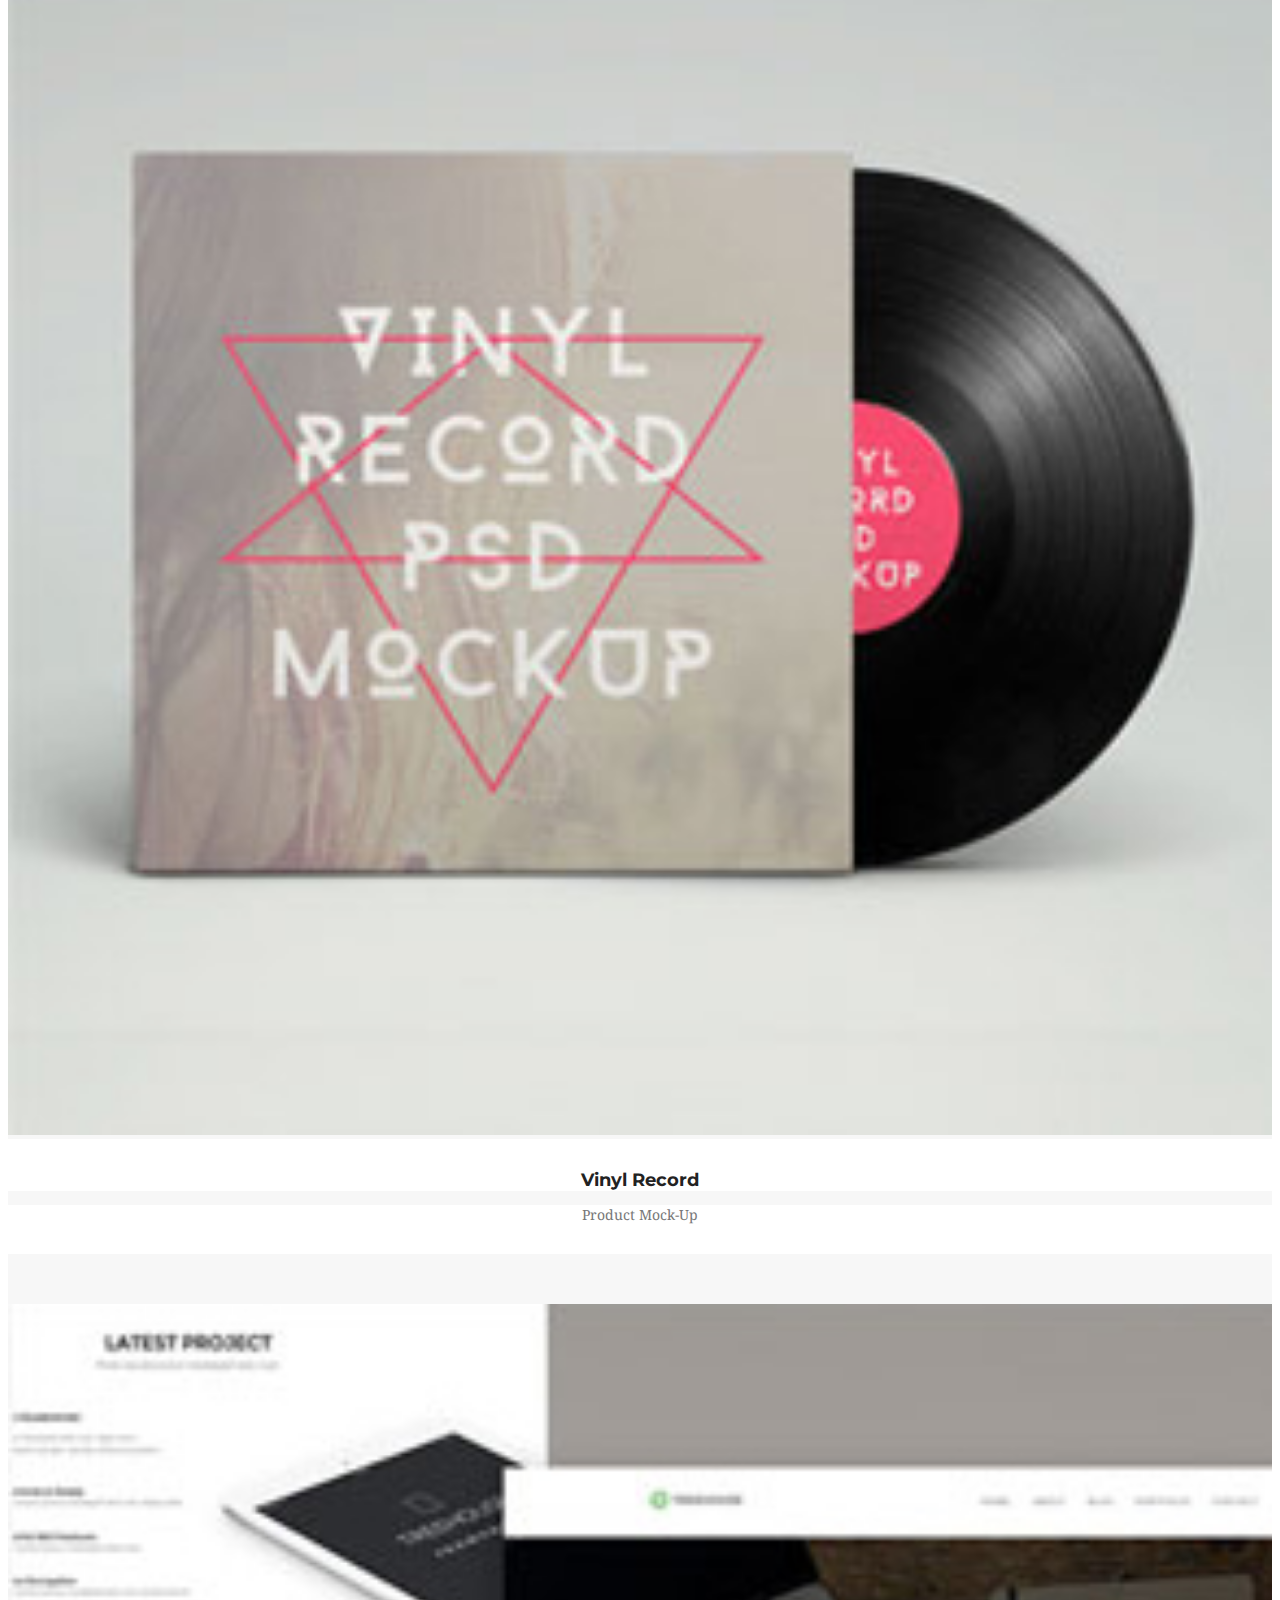
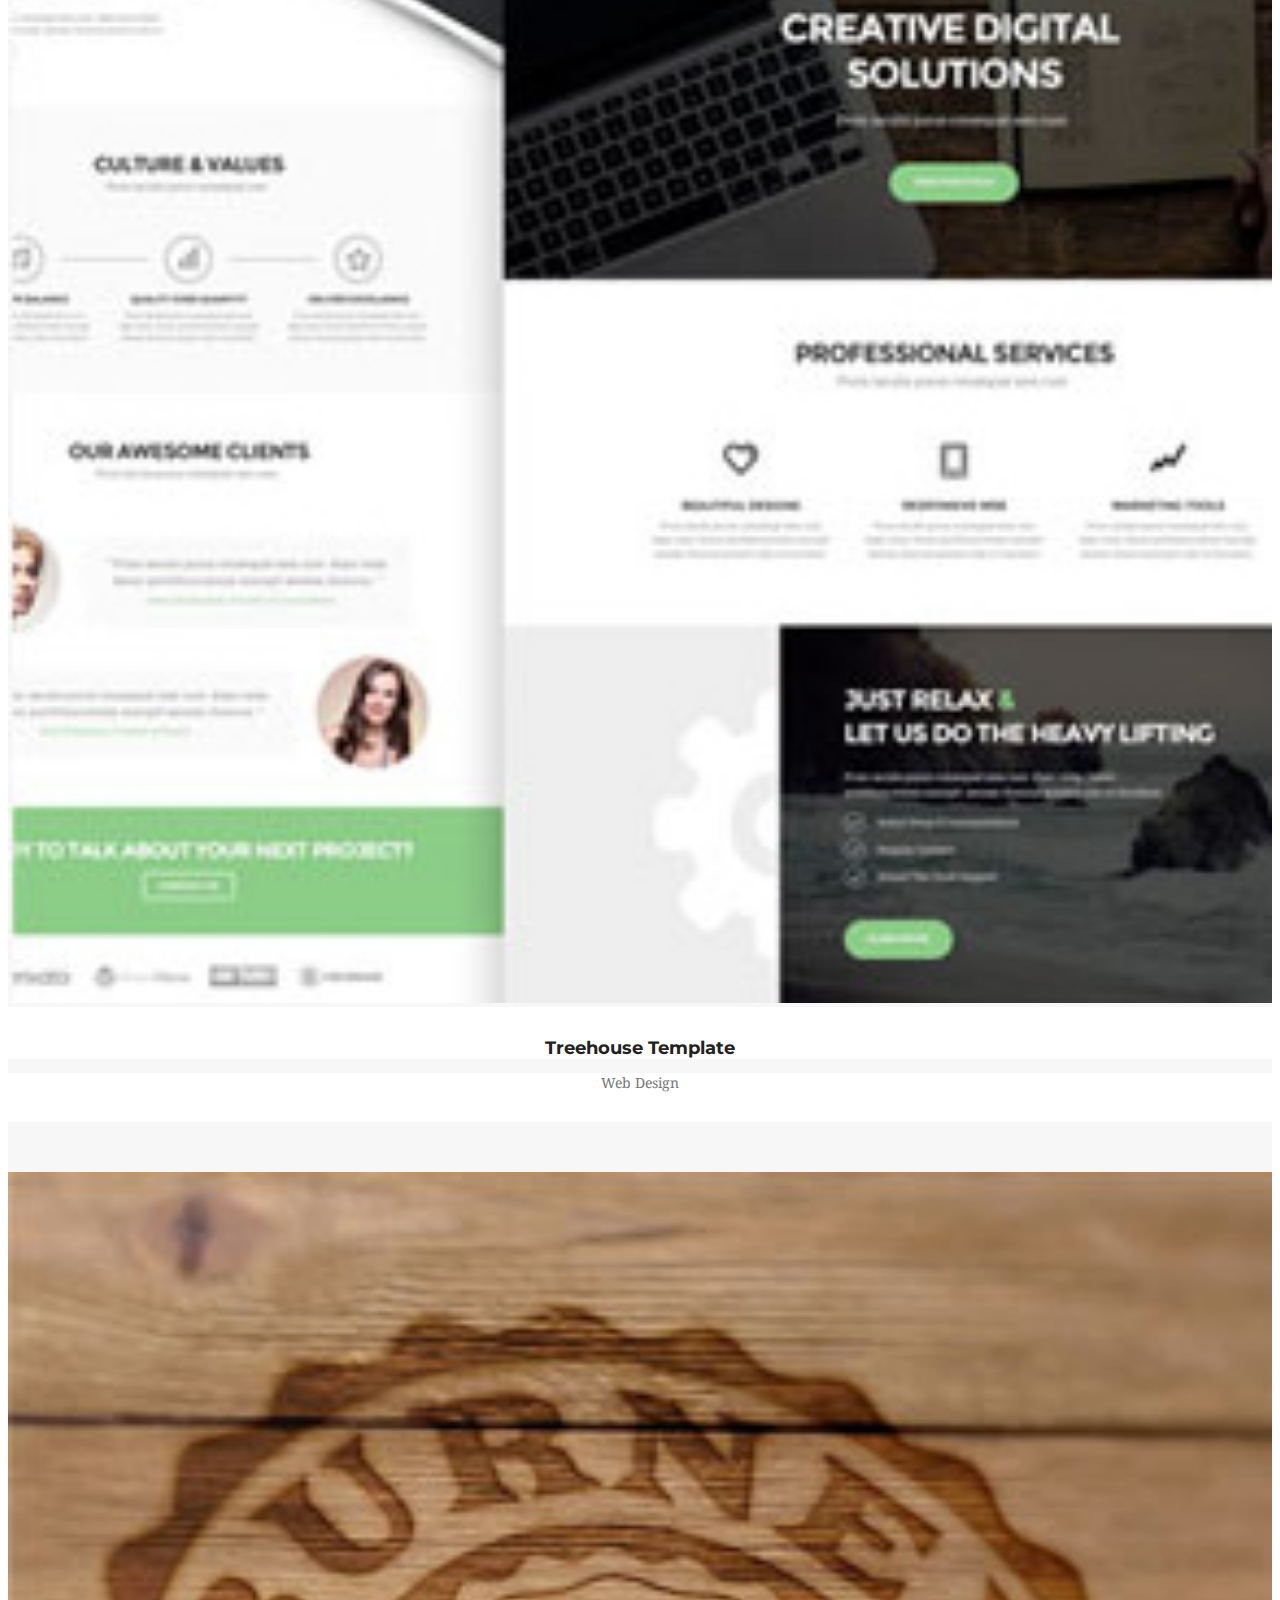
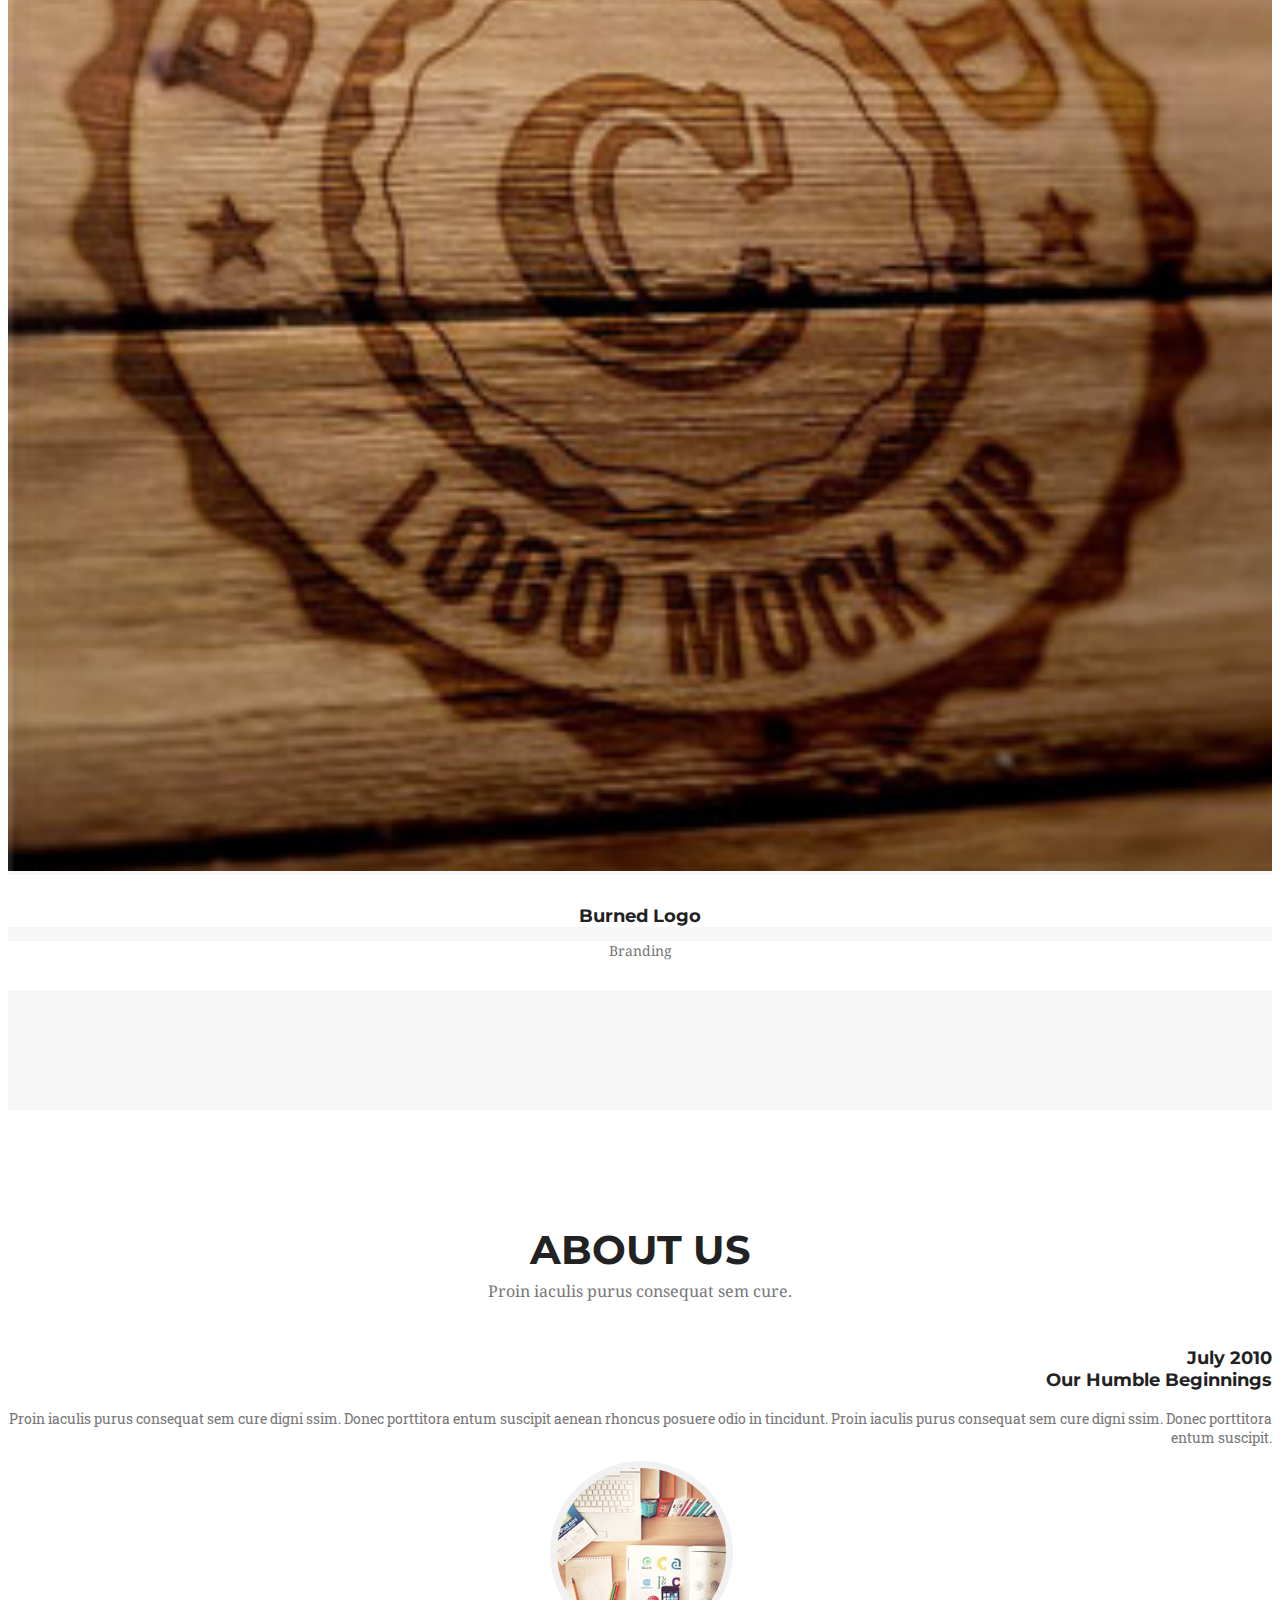
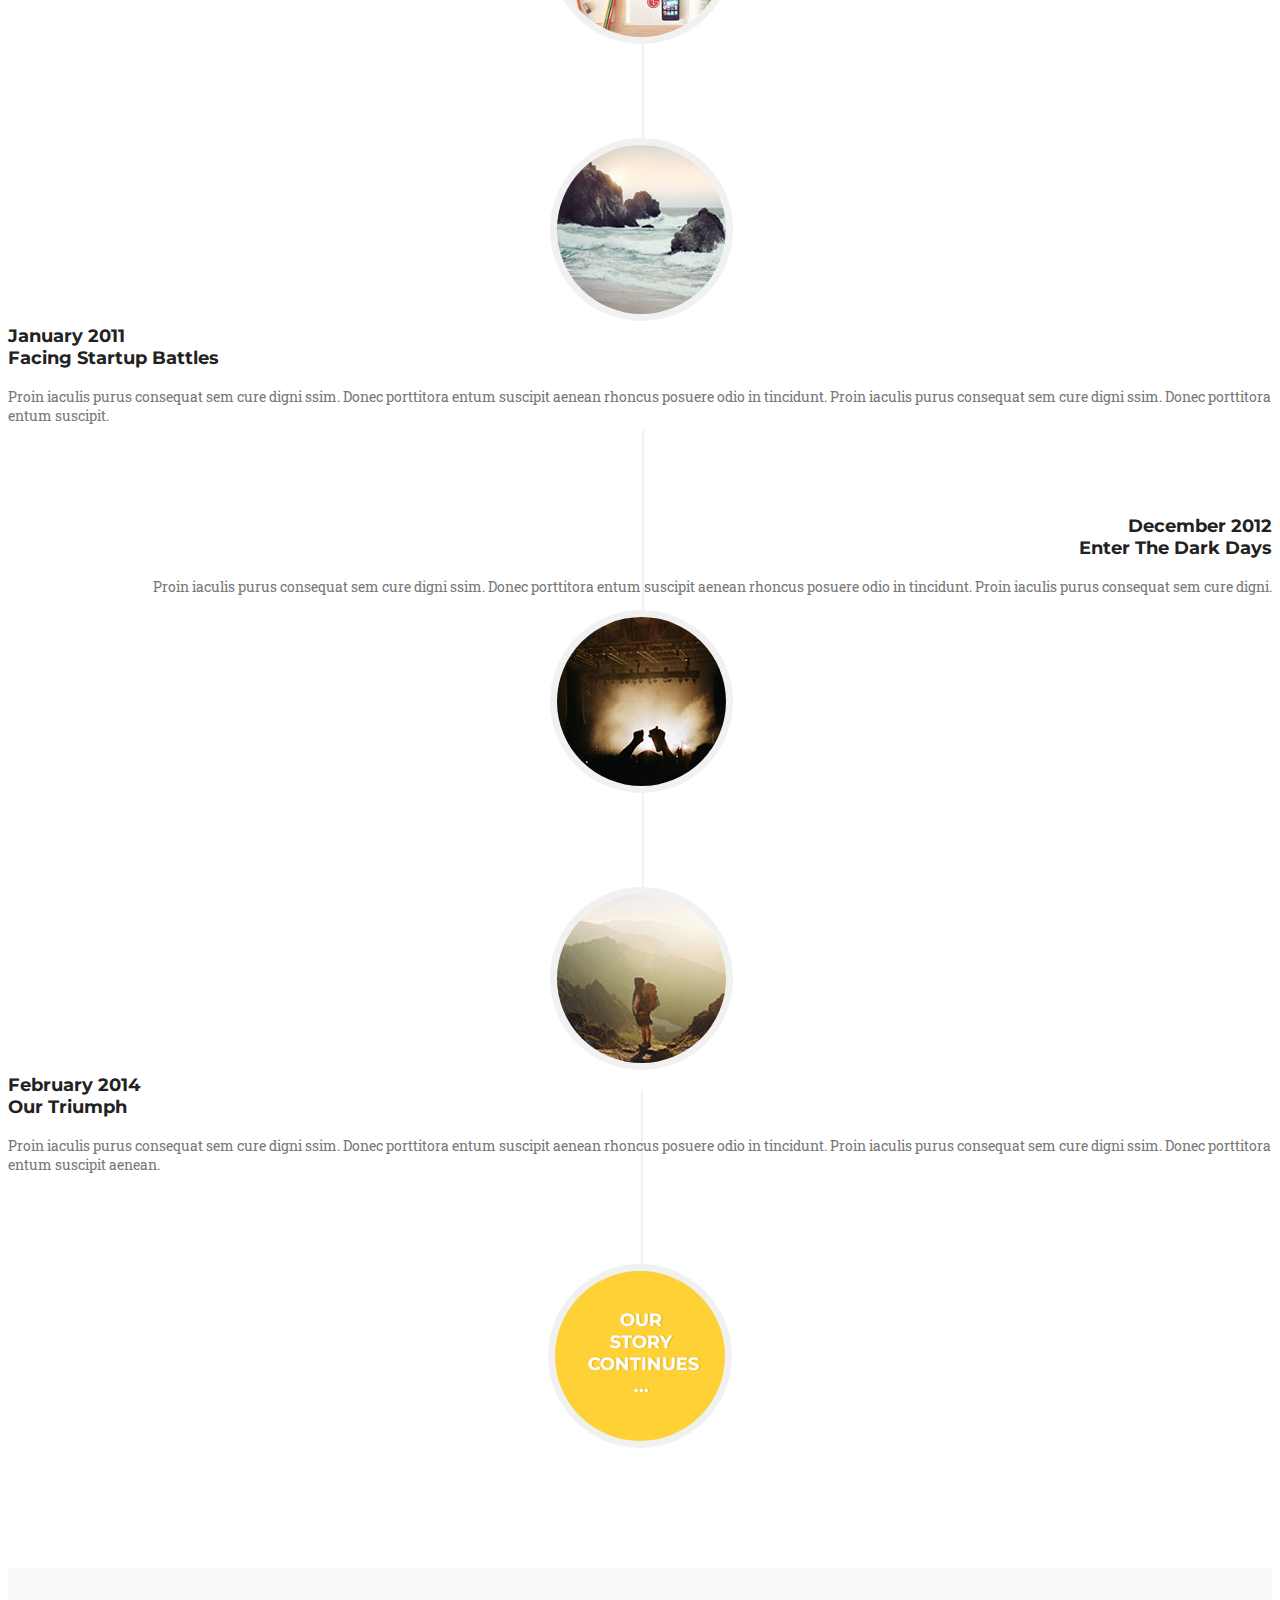
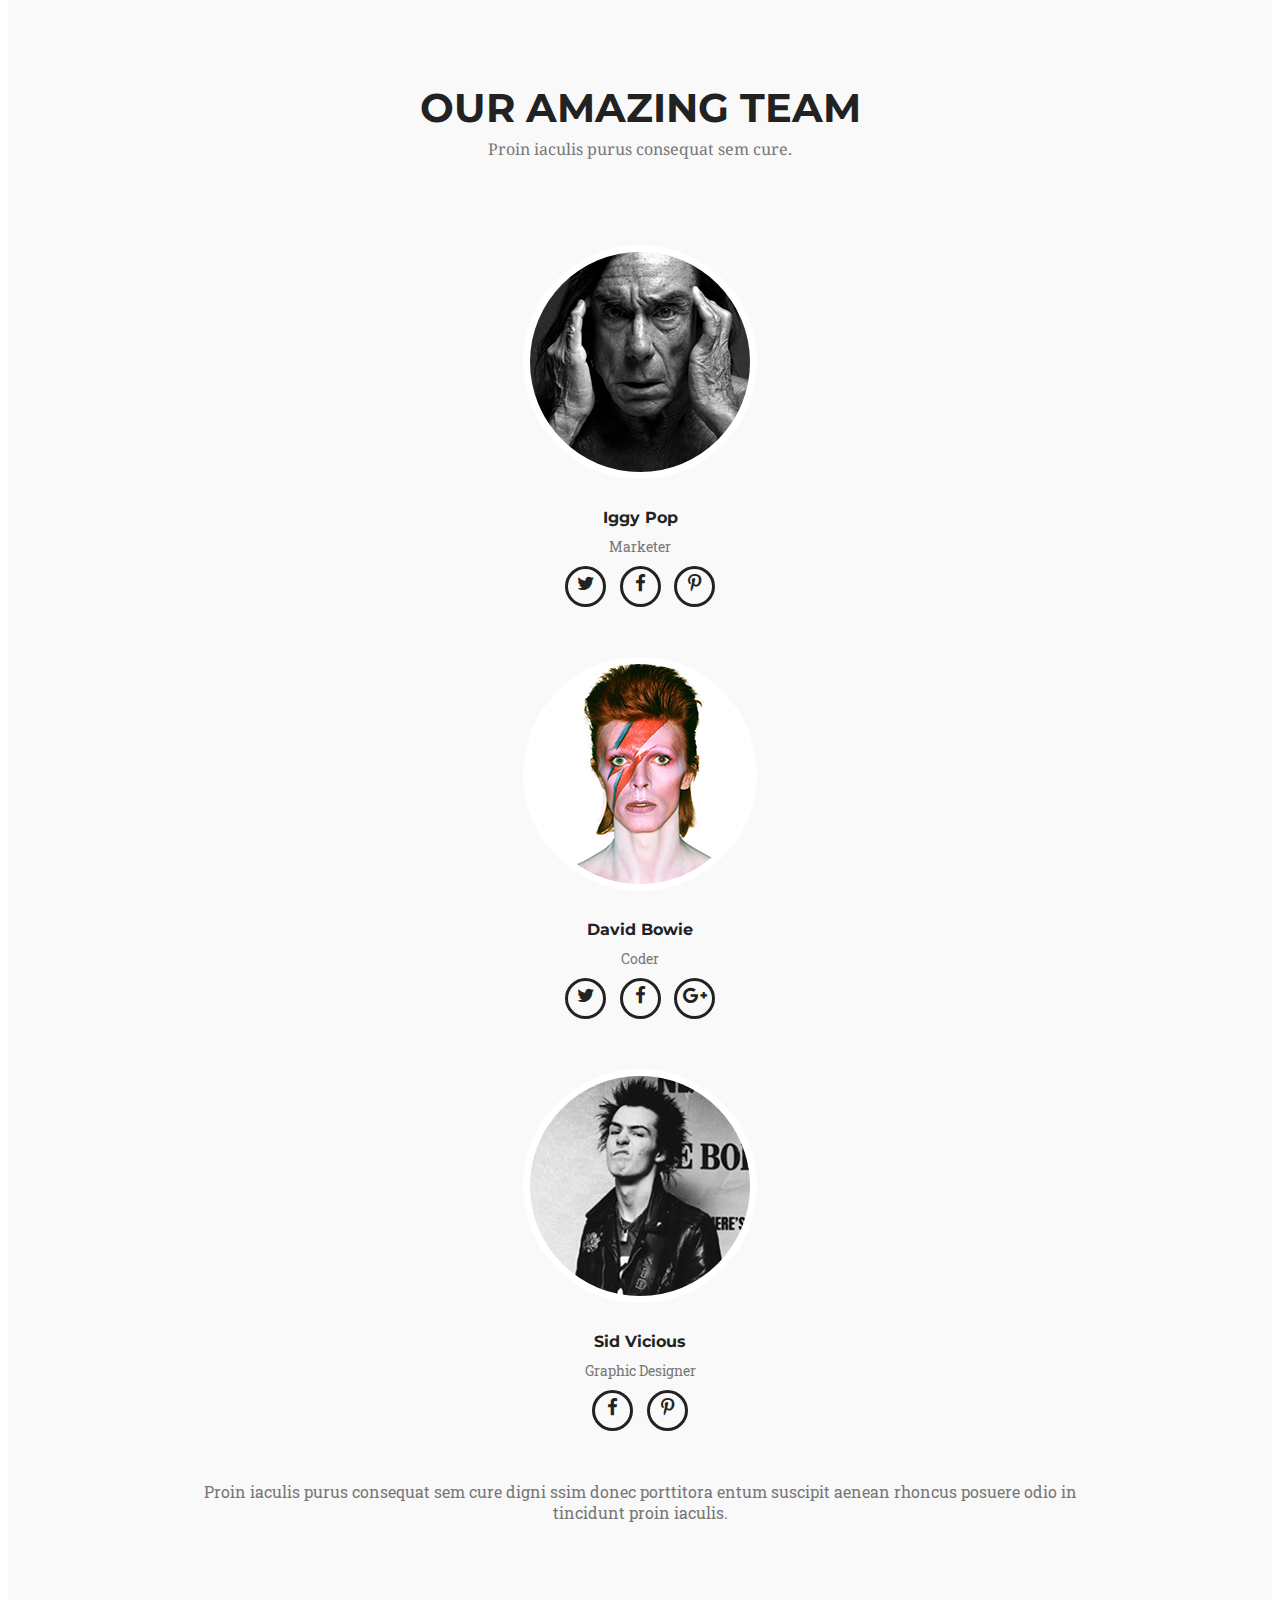
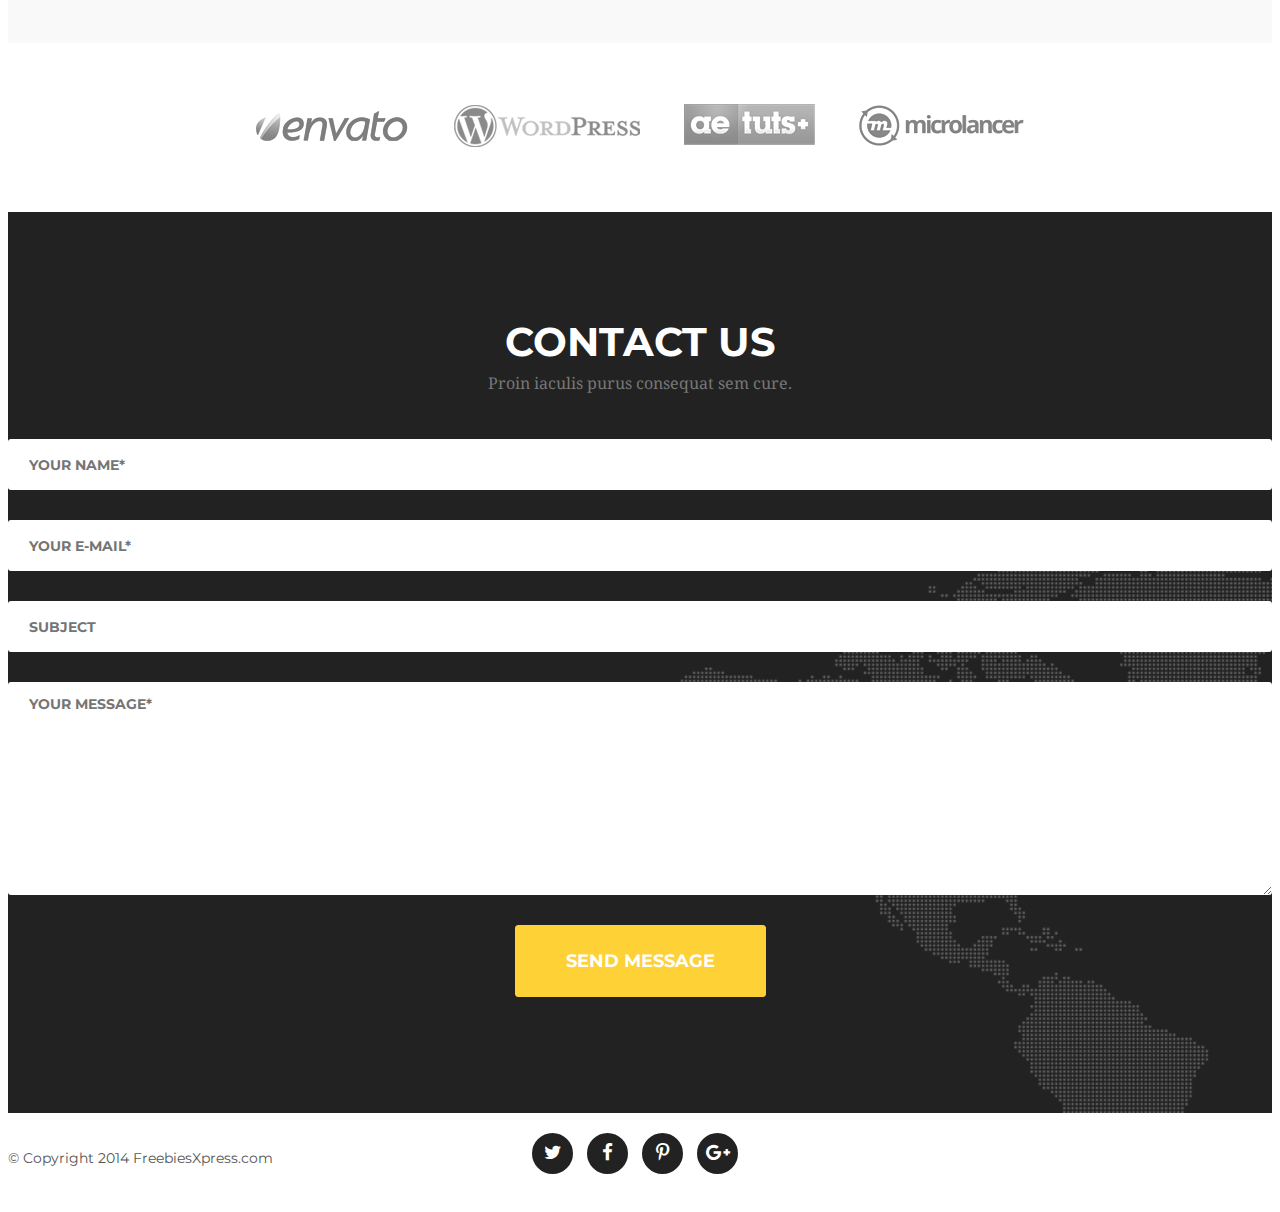
<file: golden/index.html>
<!DOCTYPE html>
<html lang="en">
<head>
 <meta charset="UTF-8">
 <title>Golden</title>
 <!-- CSS -->
 <link rel="stylesheet" href="https://maxcdn.bootstrapcdn.com/bootstrap/3.3.6/css/bootstrap.min.css" integrity="sha384-1q8mTJOASx8j1Au+a5WDVnPi2lkFfwwEAa8hDDdjZlpLegxhjVME1fgjWPGmkzs7" crossorigin="anonymous">
 <link rel="stylesheet" href="https://maxcdn.bootstrapcdn.com/font-awesome/4.5.0/css/font-awesome.min.css">
 <link rel="shortcut icon" href="favicon.ico" type="image/x-icon">
 <link href="style.css" rel="stylesheet" type="text/css">
 <!-- JS -->
 <script src="https://code.jquery.com/jquery-2.2.0.min.js"></script>
 <script src="https://maxcdn.bootstrapcdn.com/bootstrap/3.3.6/js/bootstrap.min.js" integrity="sha384-0mSbJDEHialfmuBBQP6A4Qrprq5OVfW37PRR3j5ELqxss1yVqOtnepnHVP9aJ7xS" crossorigin="anonymous"></script>
 <script> 
$(document).ready(function(){
    $(".gldn-menu-top span").click(function(){
        $(".gldn-menu-top ul").css({
        	"position":"absolute",
        	"top":"30px",
        	"right":"10px"
        	});
        $(".gldn-menu-top ul li").css({
        	"display":"block",
        	"margin-bottom":"10px"
        	});
        $(".gldn-menu-top ul").slideToggle("slow");
    });
});
</script>
 </head>
<body>
<header>
<div class="container">
	<div class="gldn-menu">
		<div class="gldn-menu-top clearfix">
		<a href="#"><img src="images/logo.png" class="pull-left" alt="logo"></a>
		<ul class="pull-right">
			<li><a href="#">home</a></li>
			<li><a href="#services">services</a></li>
			<li><a href="#portfolio">portfolio</a></li>
			<li><a href="#about">about</a></li>
			<li><a href="#contact">contact</a></li>
		</ul>
		<span><i class="fa fa-bars fa-2x"></i></span>
		</div>
		<div>Welcome To Our Studio!</div>
		<h1>It’s nice to Meet you</h1>
		<a href="#" class="gldn-btn">tell me more</a>
	</div>
</div>
</header>
<section>
<div class="gldn-services" id="services">
	<div class="container">
	<h2>services</h2>
	<p>Proin iaculis purus consequat sem cure. </p>
	<div class="row">
		<div class="col-md-4 col-sm-4">
			<div class="gldn-services-round">
				<i class="fa fa-shopping-basket fa-3x"></i>
			</div>
			<h3>E-Commerce</h3>
			<p>Proin iaculis purus consequat sem cure digni ssim. Donec porttitora entum suscipit aenean rhoncus posuere odio in tincidunt.</p>
		</div>
		<div class="col-md-4 col-sm-4">
			<div class="gldn-services-round">
				<i class="fa fa-laptop fa-3x"></i>
			</div>
			<h3>responsive web</h3>
			<p>Proin iaculis purus consequat sem cure digni ssim. Donec porttitora entum suscipit aenean rhoncus posuere odio in tincidunt.</p>
		</div>
		<div class="col-md-4 col-sm-4">
			<div class="gldn-services-round">
				<i class="fa fa-lock fa-3x"></i>
			</div>
			<h3>web security</h3>
			<p>Proin iaculis purus consequat sem cure digni ssim. Donec porttitora entum suscipit aenean rhoncus posuere odio in tincidunt.</p>
		</div>
	</div>
	</div>
</div>
<div class="gldn-portfolio" id="portfolio">
	<div class="container">
		<h2>our portfolio</h2>
		<p>Proin iaculis purus consequat sem cure.</p>
		<div class="row">
			<div class="col-md-4 col-sm-6">
				<a href="#"><img src="images/prtfl_1.jpg" alt="portfolio image"></a>
				<h3>ebony &amp; ivory</h3>
				<p>branding</p>
			</div>
			<div class="col-md-4 col-sm-6">
				<a href="#"><img src="images/prtfl_2.jpg" alt="portfolio image"></a>
				<h3>smart stationary</h3>
				<p>print design</p>
			</div>
			<div class="col-md-4 col-sm-6">
				<a href="#"><img src="images/prtfl_3.jpg" alt="portfolio image"></a>
				<h3>clever poster</h3>
				<p>print design</p>
			</div>
			<div class="col-md-4 col-sm-6">
				<a href="#"><img src="images/prtfl_4.jpg" alt="portfolio image"></a>
				<h3>vinyl record</h3>
				<p>Product Mock-Up</p>
			</div>
			<div class="col-md-4 col-sm-6">
				<a href="#"><img src="images/prtfl_5.jpg" alt="portfolio image"></a>
				<h3>treehouse template</h3>
				<p>web design</p>
			</div>
			<div class="col-md-4 col-sm-6">
				<a href="#"><img src="images/prtfl_6.jpg" alt="portfolio image"></a>
				<h3>burned logo</h3>
				<p>branding</p>
			</div>
		</div>
	</div>
</div>
<div class="gldn-about" id="about">
	<div class="container">
	<h2>about us</h2>
	<p>Proin iaculis purus consequat sem cure.</p>
		<div class="row">
			<div class="col-md-3 col-md-offset-1 col-sm-offset-1 col-sm-5 col-xs-12">
				<img src="images/back_1.jpg" class="gldn-about-hidden" alt="timeline photo">
				<h3>july 2010<br/>Our Humble Beginnings</h3>
				<p>Proin iaculis purus consequat sem cure digni ssim. Donec porttitora entum suscipit aenean rhoncus posuere odio in tincidunt. Proin iaculis purus consequat sem cure digni ssim. Donec porttitora entum suscipit.</p>
			</div>
			<div class="col-md-4 col-sm-6 col-xs-12">
				<div>
				<span><img src="images/back_1.jpg" alt="timeline photo"></span>
				</div>
			</div>
		</div>
		<div class="row">
			<div class="col-md-push-4 col-md-4 col-sm-push-6 col-sm-6 col-xs-12">
				<div>
				<span><img src="images/back_2.jpg" alt="timeline photo"></span>
				</div>
			</div>
			<div class="col-md-3 col-md-push-3 col-sm-5 col-sm-offset-1 col-sm-pull-6 col-xs-12">
				<img src="images/back_2.jpg" class="gldn-about-hidden" alt="timeline photo">
				<h3>january 2011<br/>Facing Startup Battles</h3>
				<p>Proin iaculis purus consequat sem cure digni ssim. Donec porttitora entum suscipit aenean rhoncus posuere odio in tincidunt. Proin iaculis purus consequat sem cure digni ssim. Donec porttitora entum suscipit.</p>
			</div>
		</div>
		<div class="row">
			<div class="col-md-3 col-md-offset-1 col-sm-offset-1 col-sm-5 col-xs-12">
				<img src="images/back_3.jpg" class="gldn-about-hidden" alt="timeline photo">
				<h3>december 2012<br/>Enter The Dark Days</h3>
				<p>Proin iaculis purus consequat sem cure digni ssim. Donec porttitora entum suscipit aenean rhoncus posuere odio in tincidunt. Proin iaculis purus consequat sem cure digni.</p>
			</div>
			<div class="col-md-4 col-sm-6 col-xs-12">
				<div>
				<span><img src="images/back_3.jpg" alt="timeline photo"></span>
				</div>
			</div>
		</div>
		<div class="row">
			<div class="col-md-push-4 col-md-4 col-sm-push-6 col-sm-6 col-xs-12">
				<div>
				<span><img src="images/back_4.jpg" alt="timeline photo"></span>
				</div>
			</div>
			<div class="col-md-3 col-md-push-3 col-sm-5 col-sm-offset-1 col-sm-pull-6 col-xs-12">
				<img src="images/back_4.jpg" class="gldn-about-hidden" alt="timeline photo">
				<h3>february 2014<br/>Our Triumph</h3>
				<p>Proin iaculis purus consequat sem cure digni ssim. Donec porttitora entum suscipit aenean rhoncus posuere odio in tincidunt. Proin iaculis purus consequat sem cure digni ssim. Donec porttitora entum suscipit aenean.</p>
			</div>
		</div>
		<div class="row">
			<div class="col-md-4 col-md-offset-4 col-sm-6 col-sm-offset-6 col-xs-12">
				<span>our story continues ...</span>
			</div>
		</div>
	</div>
</div>
<div class="gldn-team">
	<div class="container">
		<h2>our amazing team</h2>
		<p>Proin iaculis purus consequat sem cure.</p>
		<div class="row">
			<div class="col-md-4 col-sm-4">
				<img src="images/userpic1.jpg" alt="userpic">
				<h4>Iggy Pop</h4>
				<p>marketer</p>
				<a href="#" class="gldn-rnd-social"><i class="fa fa-twitter fa-lg"></i></a>
				<a href="#" class="gldn-rnd-social"><i class="fa fa-facebook fa-lg"></i></a>
				<a href="#" class="gldn-rnd-social"><i class="fa fa-pinterest-p fa-lg"></i></a>
			</div>
			<div class="col-md-4 col-sm-4">
				<img src="images/userpic2.jpg" alt="userpic">
				<h4>David Bowie</h4>
				<p>coder</p>
				<a href="#" class="gldn-rnd-social"><i class="fa fa-twitter fa-lg"></i></a>
				<a href="#" class="gldn-rnd-social"><i class="fa fa-facebook fa-lg"></i></a>
				<a href="#" class="gldn-rnd-social"><i class="fa fa-google-plus fa-lg"></i></a>
			</div>
			<div class="col-md-4 col-sm-4">
				<img src="images/userpic3.jpg" alt="userpic">
				<h4>sid vicious</h4>
				<p>graphic designer</p>
				<a href="#" class="gldn-rnd-social"><i class="fa fa-facebook fa-lg"></i></a>
				<a href="#" class="gldn-rnd-social"><i class="fa fa-pinterest-p fa-lg"></i></a>
			</div>
		</div>
		<p>Proin iaculis purus consequat sem cure  digni ssim donec porttitora entum suscipit aenean rhoncus posuere odio in tincidunt proin iaculis.</p>
	</div>
</div>
<div class="gldn-partners">
	<img src="images/prtnr_1.png" alt="partner logo">
	<img src="images/prtnr_2.png" alt="partner logo">
	<img src="images/prtnr_3.png" alt="partner logo">
	<img src="images/prtnr_4.png" alt="partner logo">
</div>
<div class="gldn-contact" id="contact">
	<div class="container">
	<h2>contact us</h2>
	<p>Proin iaculis purus consequat sem cure.</p>
	<form method="get" action="#">
		<div class="row">
			<div class="col-md-6">
				<input type="text" name="name" placeholder="your name*">
				<input type="email" name="email" placeholder="your e-mail*">
				<input type="text" name="subject" placeholder="subject">
			</div>
			<div class="col-md-6">
				<textarea name="text" placeholder="your message*"></textarea>
			</div>
		</div>
		<button type="submit" class="gldn-btn">send message</button>
	</form>
	</div>
</div>
</section>
<footer>
<div class="container">
<a href="#" class="gldn-rnd-social"><i class="fa fa-twitter fa-lg"></i></a>
<a href="#" class="gldn-rnd-social"><i class="fa fa-facebook fa-lg"></i></a>
<a href="#" class="gldn-rnd-social"><i class="fa fa-pinterest-p fa-lg"></i></a>
<a href="#" class="gldn-rnd-social"><i class="fa fa-google-plus fa-lg"></i></a>
<span>© Copyright 2014 FreebiesXpress.com</span>
</div>
</footer>
</body>
</html>
</file>
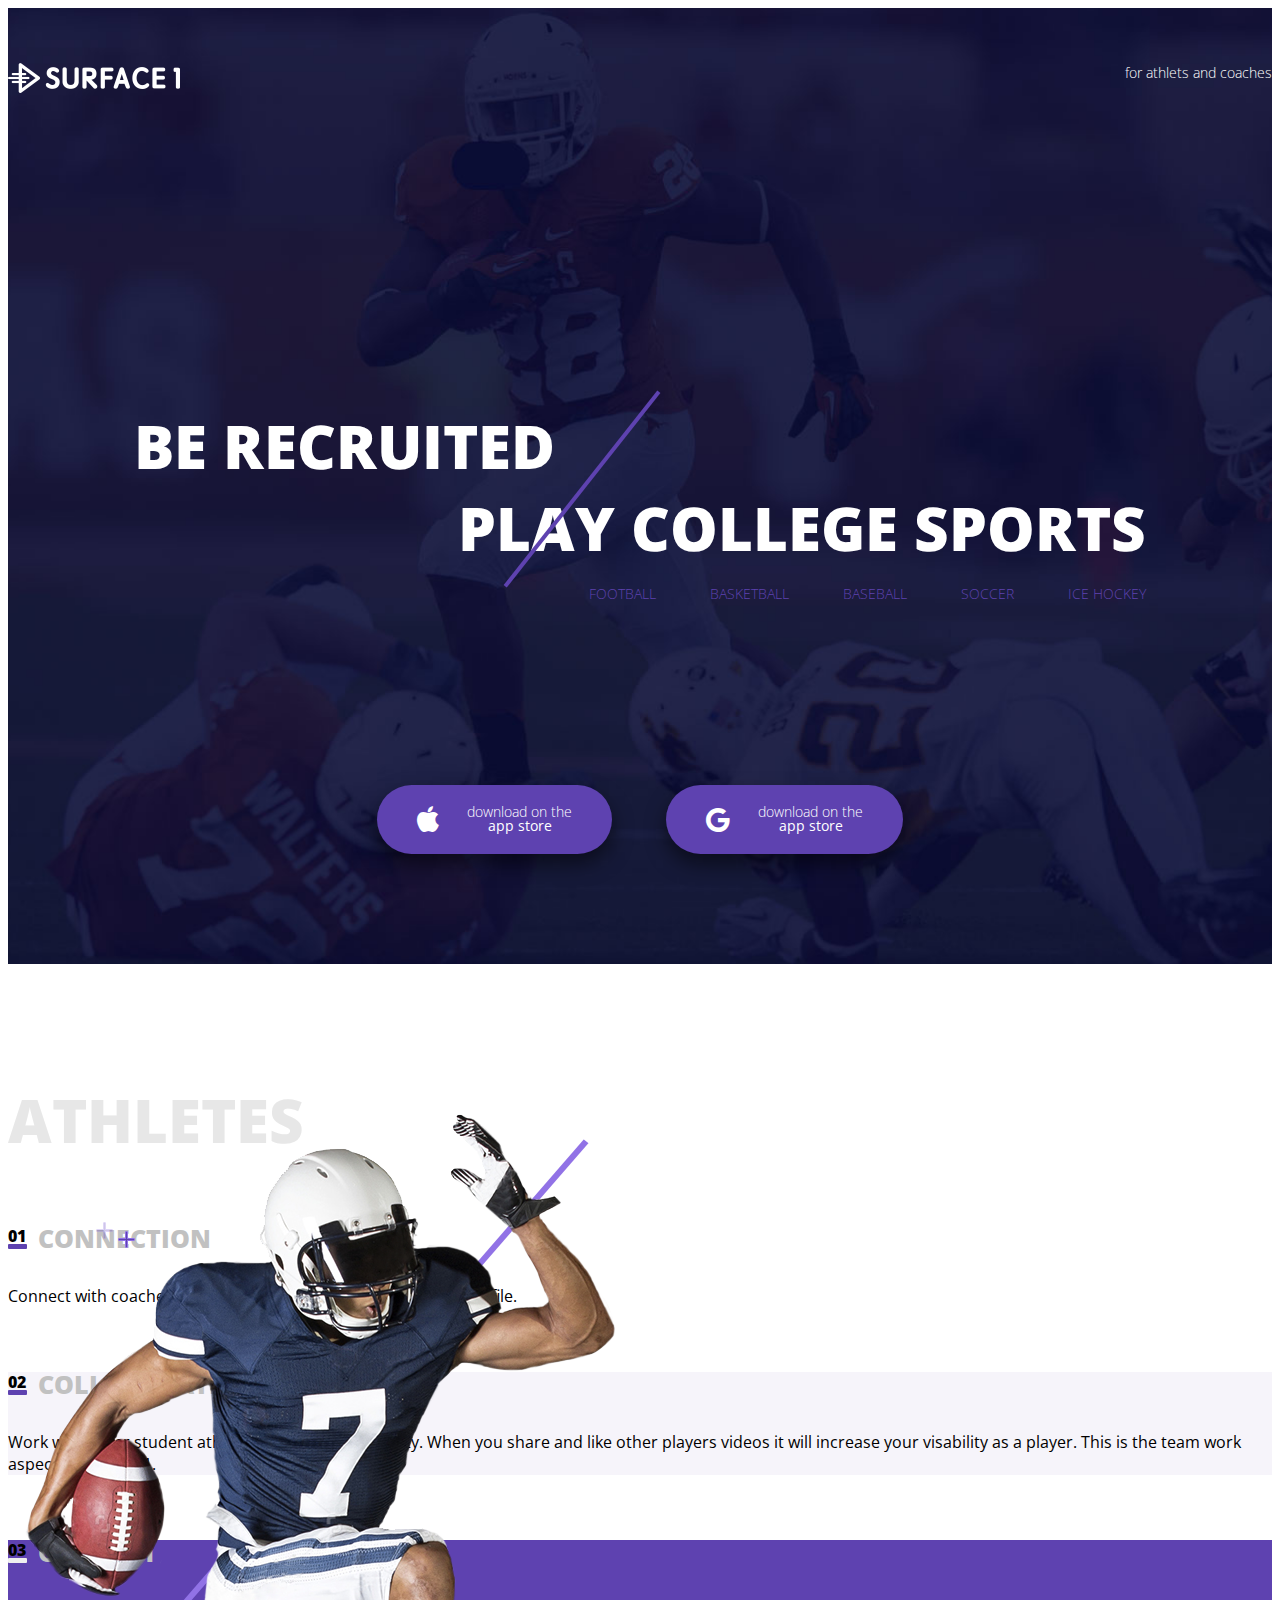
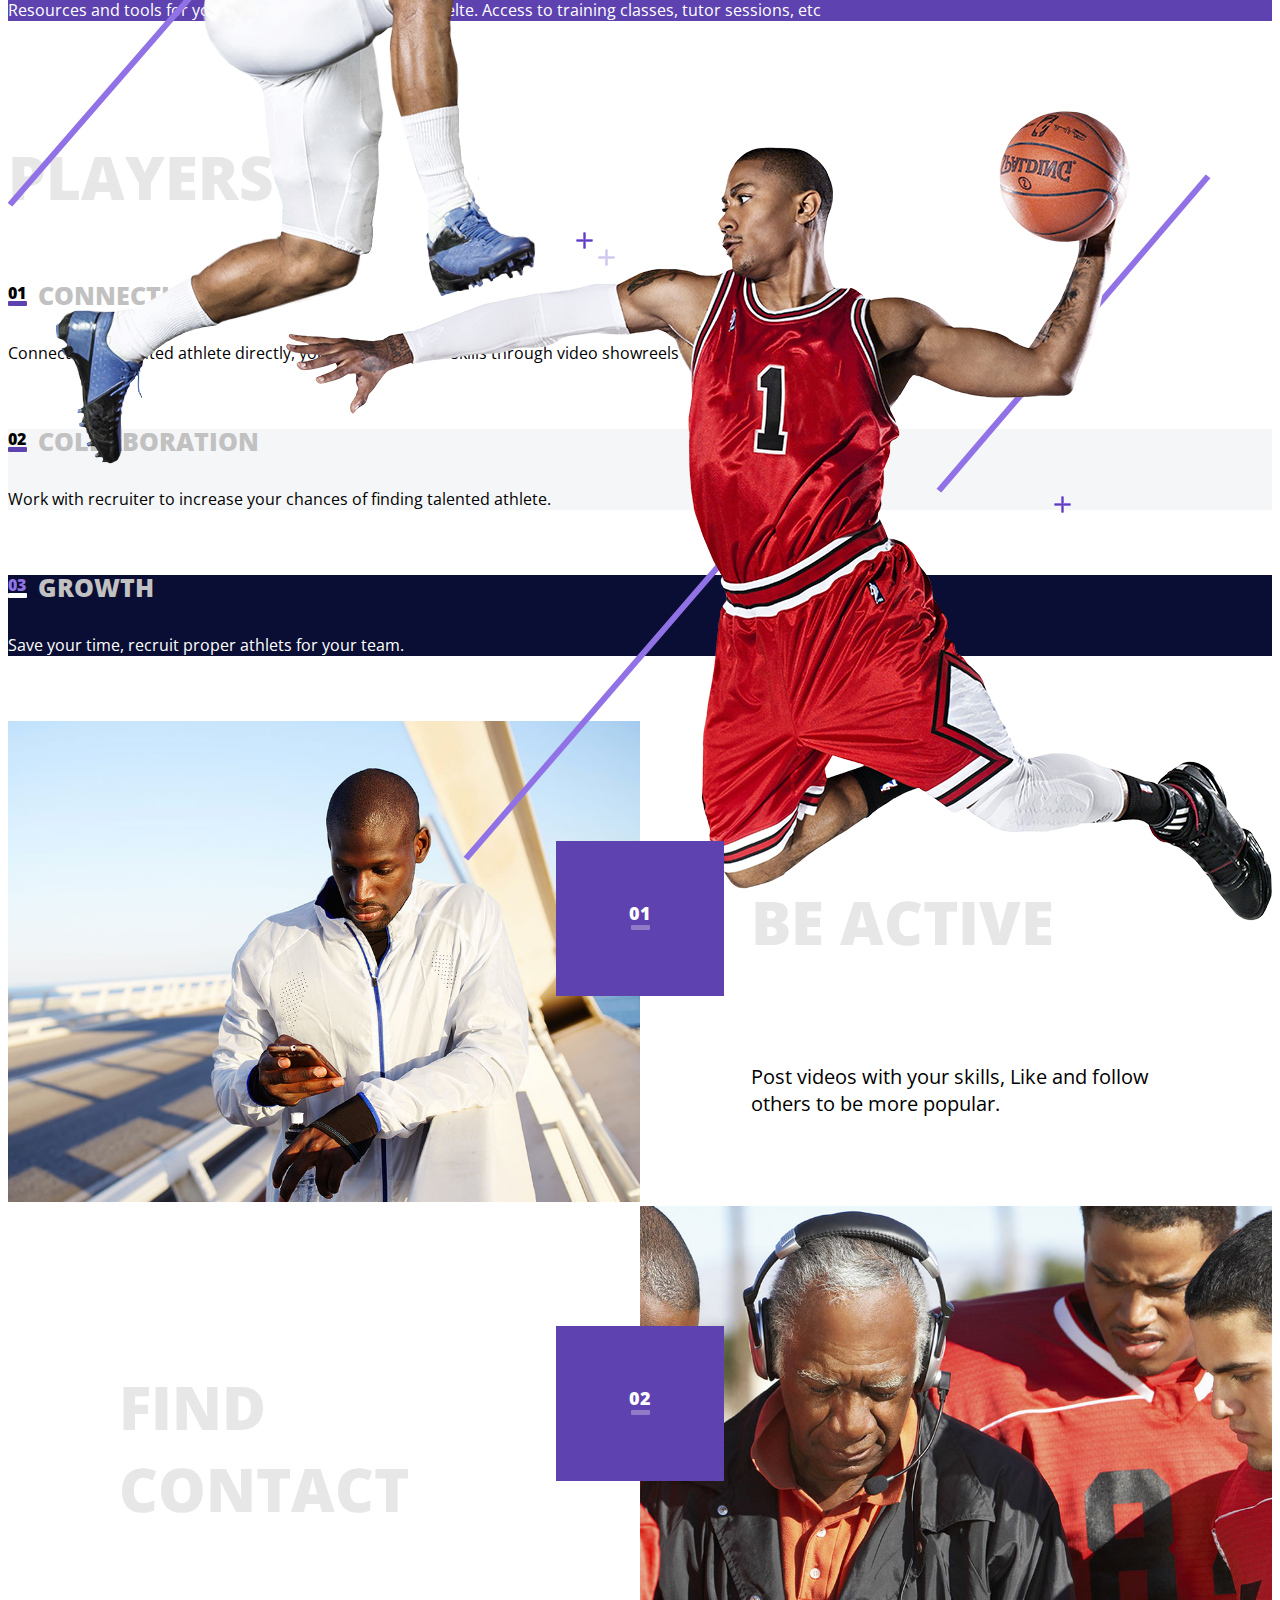
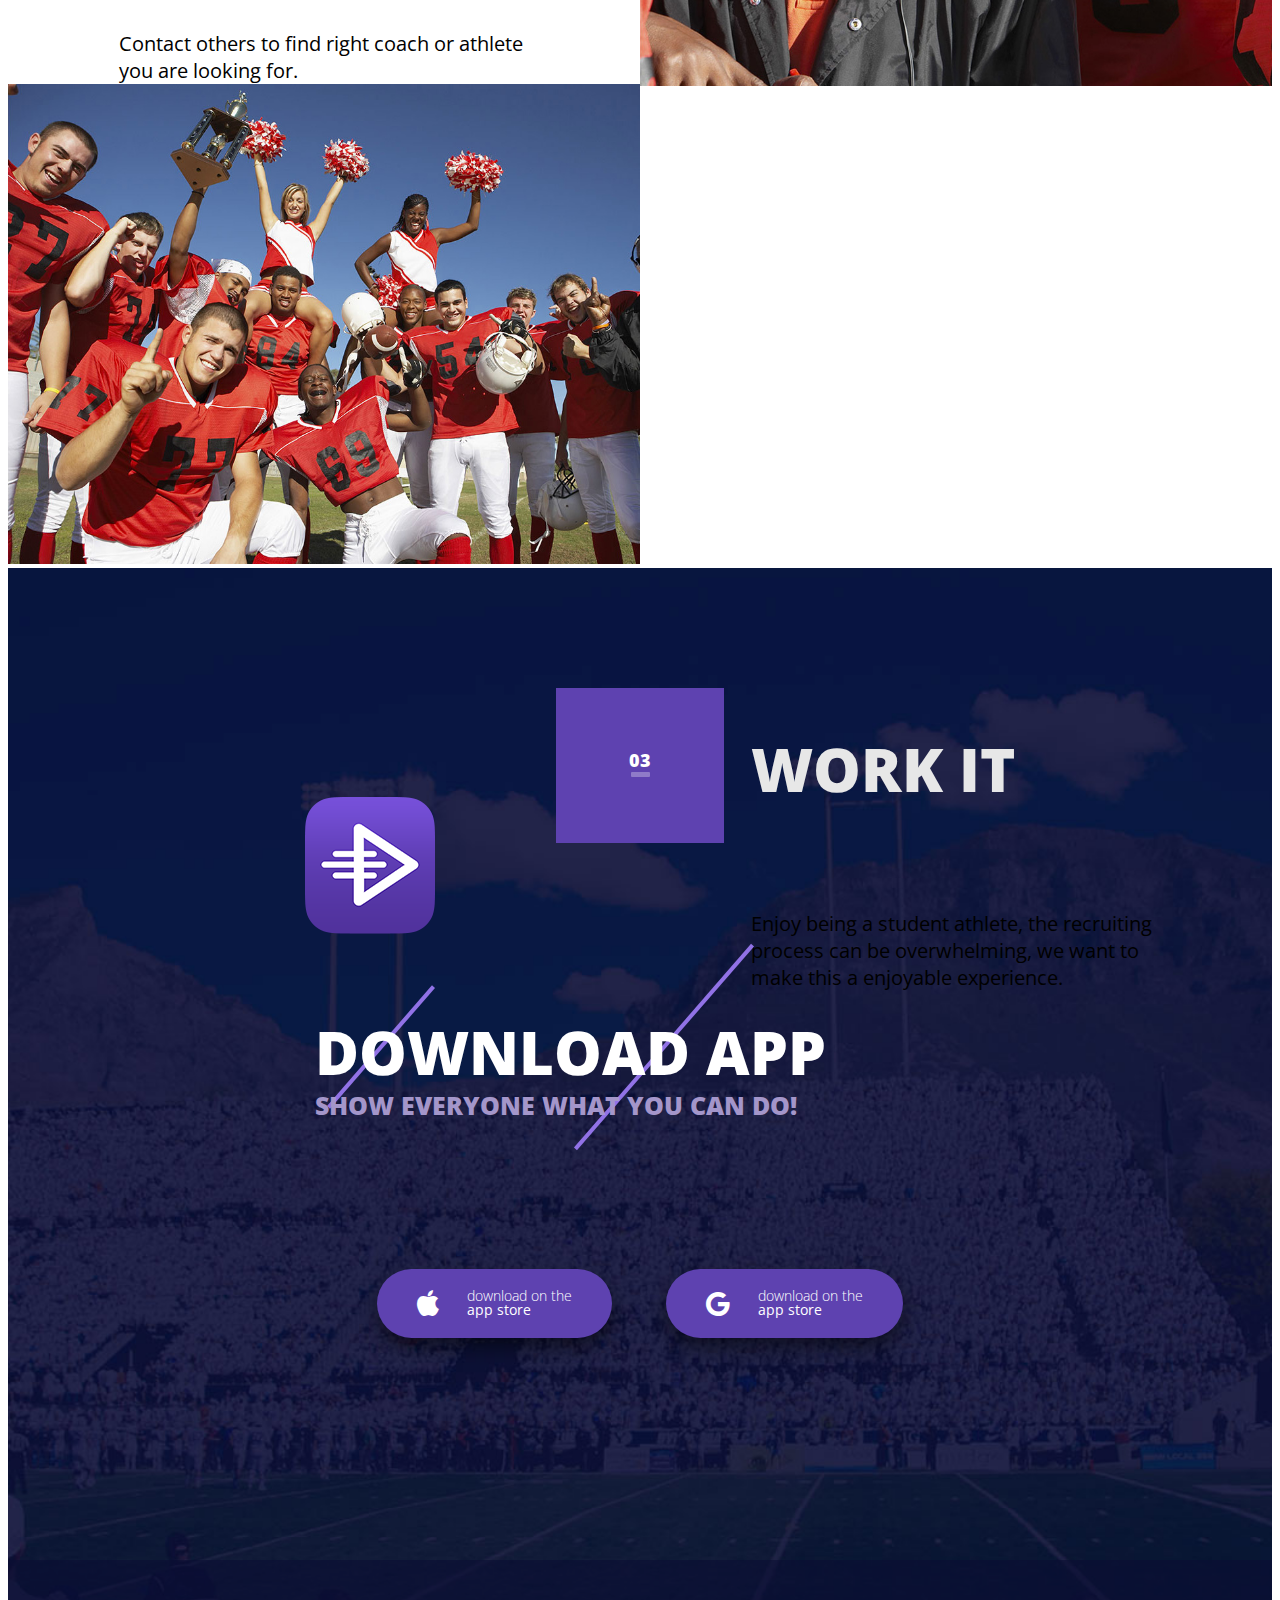
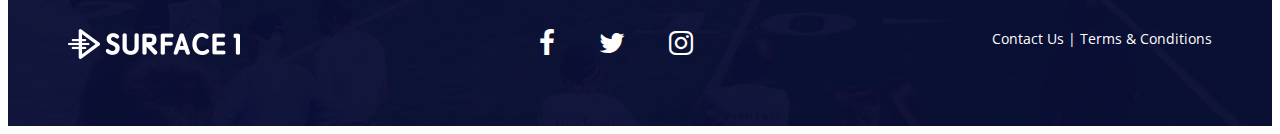
<file: surface/index.html>
<!DOCTYPE html>
<html lang="en">
<head>
 <meta charset="UTF-8">
 <title>Surface</title>
 <!-- CSS -->
 <link rel="stylesheet" href="https://maxcdn.bootstrapcdn.com/bootstrap/3.3.6/css/bootstrap.min.css" integrity="sha384-1q8mTJOASx8j1Au+a5WDVnPi2lkFfwwEAa8hDDdjZlpLegxhjVME1fgjWPGmkzs7" crossorigin="anonymous">
 <link rel="stylesheet" href="https://maxcdn.bootstrapcdn.com/font-awesome/4.5.0/css/font-awesome.min.css">
 <link href="style.css" rel="stylesheet" type="text/css">
 <!-- JS -->
 <script src="https://code.jquery.com/jquery-2.2.0.min.js"></script>
 <script src="https://maxcdn.bootstrapcdn.com/bootstrap/3.3.6/js/bootstrap.min.js" integrity="sha384-0mSbJDEHialfmuBBQP6A4Qrprq5OVfW37PRR3j5ELqxss1yVqOtnepnHVP9aJ7xS" crossorigin="anonymous"></script>
</head>
<body>
<header>
	<div class="container">
		<a href="#"><img src="images/logo.png" alt="logo"></a>
		<span class="pull-right">for athlets and coaches</span>
		<h1>BE RECRUITED<span>PLAY COLLEGE SPORTS</span></h1>
		<div class="srfc-menu">
			<ul>
				<li><a href="#">football</a></li>
				<li><a href="#">basketball</a></li>
				<li><a href="#">baseball</a></li>
				<li><a href="#">soccer</a></li>
				<li><a href="#">ice hockey</a></li>
			</ul>
		</div>
	<div>
		<a href="#" class="srfc-btn"><i class="fa fa-apple fa-2x"></i>download on the<br/><span>app store</span></a>
		<a href="#" class="srfc-btn"><i class="fa fa-google fa-2x"></i>download on the<br/><span>app store</span></a>
	</div>
	</div>
</header>
<section>
	<div class="srfc-athletes">
		<div class="container-fluid">
		<div class="row">
			<div class="col-md-6 col-sm-6">
			<img src="images/athlete_01.png" alt="player photo">	
			</div>
			<div class="col-md-6 col-sm-6">
				<h2>athletes</h2>
				<h3 class="srfc-after-undrln">connection</h3>
				<p>Connect with coaches directly, you can ping coaches to view profile.</p>
			</div>
		</div>
		<div class="row">
			<div class="col-md-6 col-md-offset-6 col-sm-offset-6 col-sm-6">
				<h3 class="srfc-after-undrln">collaboration</h3>
				<p>Work with other student athletes to  increase visability. When you share and like other players videos it will increase your visability as a player. This is the team work aspect to Surface 1.</p>
			</div>
		</div>
		<div class="row">
			<div class="col-md-6 col-md-offset-6 col-sm-offset-6 col-sm-6"> 
				<h3 class="srfc-after-undrln">growth</h3>
				<p>Resources and tools for you to get better as a student Athelte. Access to training classes, tutor sessions, etc</p>
			</div>
		</div>
		</div>
	</div>
	<div class="srfc-players">
		<div class="container-fluid">
		<div class="row">
			<div class="col-md-5 col-md-offset-1 col-sm-offset-0 col-sm-6">
				<h2>players</h2>
				<h3 class="srfc-after-undrln">connection</h3>
				<p>Connect with talented athlete directly, you can watch their skills through video showreels directly from Surface 1.</p>
			</div>
			<div class="col-md-6 col-sm-6">
				<img src="images/athlete_02.png" alt="player photo">
			</div>
		</div>
		<div class="row">
			<div class="col-md-5 col-md-offset-1 col-sm-offset-0 col-sm-6">
				<h3 class="srfc-after-undrln">collaboration</h3>
				<p>Work with recruiter to increase your chances of finding talented athlete.</p>
			</div>
			<div class="col-md-6 col-sm-6">
			</div>
		</div>
		<div class="row">
			<div class="col-md-5 col-md-offset-1 col-sm-offset-0 col-sm-6"> 
				<h3 class="srfc-after-undrln">growth</h3>
				<p>Save your time, recruit proper athlets for your team.</p>
			</div>
			<div class="col-md-6 col-sm-6">
			</div>
		</div>
		</div>
	</div>
	<div class="srfc-beactive">
		<div class="srfc-beactive-row  clearfix">
				<img src="images/back_03.jpg" alt="illustration">
				<div class="srfc-beactive-content pull-right">
					<div class="srfc-beactive-square">
						<span class="srfc-after-undrln">01</span>
					</div>
					<h2>Be active</h2>
					<p class="srfc-after-undrln">Post videos with your skills, Like and follow others to be more popular.</p>
				</div>
		</div>
		<div class="srfc-beactive-row  clearfix">
			<img src="images/back_05.jpg" class="srfc-beactive-hidden" alt="illustration">
				<div class="srfc-beactive-content pull-left">
					<div class="srfc-beactive-square">
						<span class="srfc-after-undrln">02</span>
					</div>
					<h2>find contact</h2>
					<p class="srfc-after-undrln">Contact others to find right coach or athlete you are looking for. </p>
				</div>
			<img src="images/back_05.jpg" class="pull-right" alt="illustration">
		</div>
		<div class="srfc-beactive-row clearfix">
			<img src="images/back_08.jpg" alt="illustration">
				<div class="srfc-beactive-content pull-right">
					<div class="srfc-beactive-square">
						<span class="srfc-after-undrln">03</span>
					</div>
					<h2>work it</h2>
					<p class="srfc-after-undrln">Enjoy being a student athlete, the recruiting process can be overwhelming, we want to make this a enjoyable experience. </p>
				</div>
		</div>
	</div>
</section>
<footer>
	<div class="srfc-download">
		<div class="srfc-download-logo clearfix">
			<img src="images/logo_button.png" alt="logo button">
			<span>
				<h2>download app</h2>
				<h3>show everyone what you can do!</h3>
			</span>
		</div>
	<div>
		<a href="#" class="srfc-btn"><i class="fa fa-apple fa-2x"></i>download on the<br/><span>app store</span></a>
		<a href="#" class="srfc-btn"><i class="fa fa-google fa-2x"></i>download on the<br/><span>app store</span></a>
	</div>
	</div>
	<div class="srfc-footer">
		<img src="images/logo.png" class="pull-left" alt="logo">
		<a href="#"><i class="fa fa-facebook fa-2x"></i></a>
		<a href="#"><i class="fa fa-twitter fa-2x"></i></a>
		<a href="#"><i class="fa fa-instagram fa-2x"></i></a>
		<span class="pull-right">
			<a href="#">contact us</a> |
			<a href="#">Terms &amp; Conditions</a>
		</span>
	</div>
</footer>
</body>
</html>
</file>
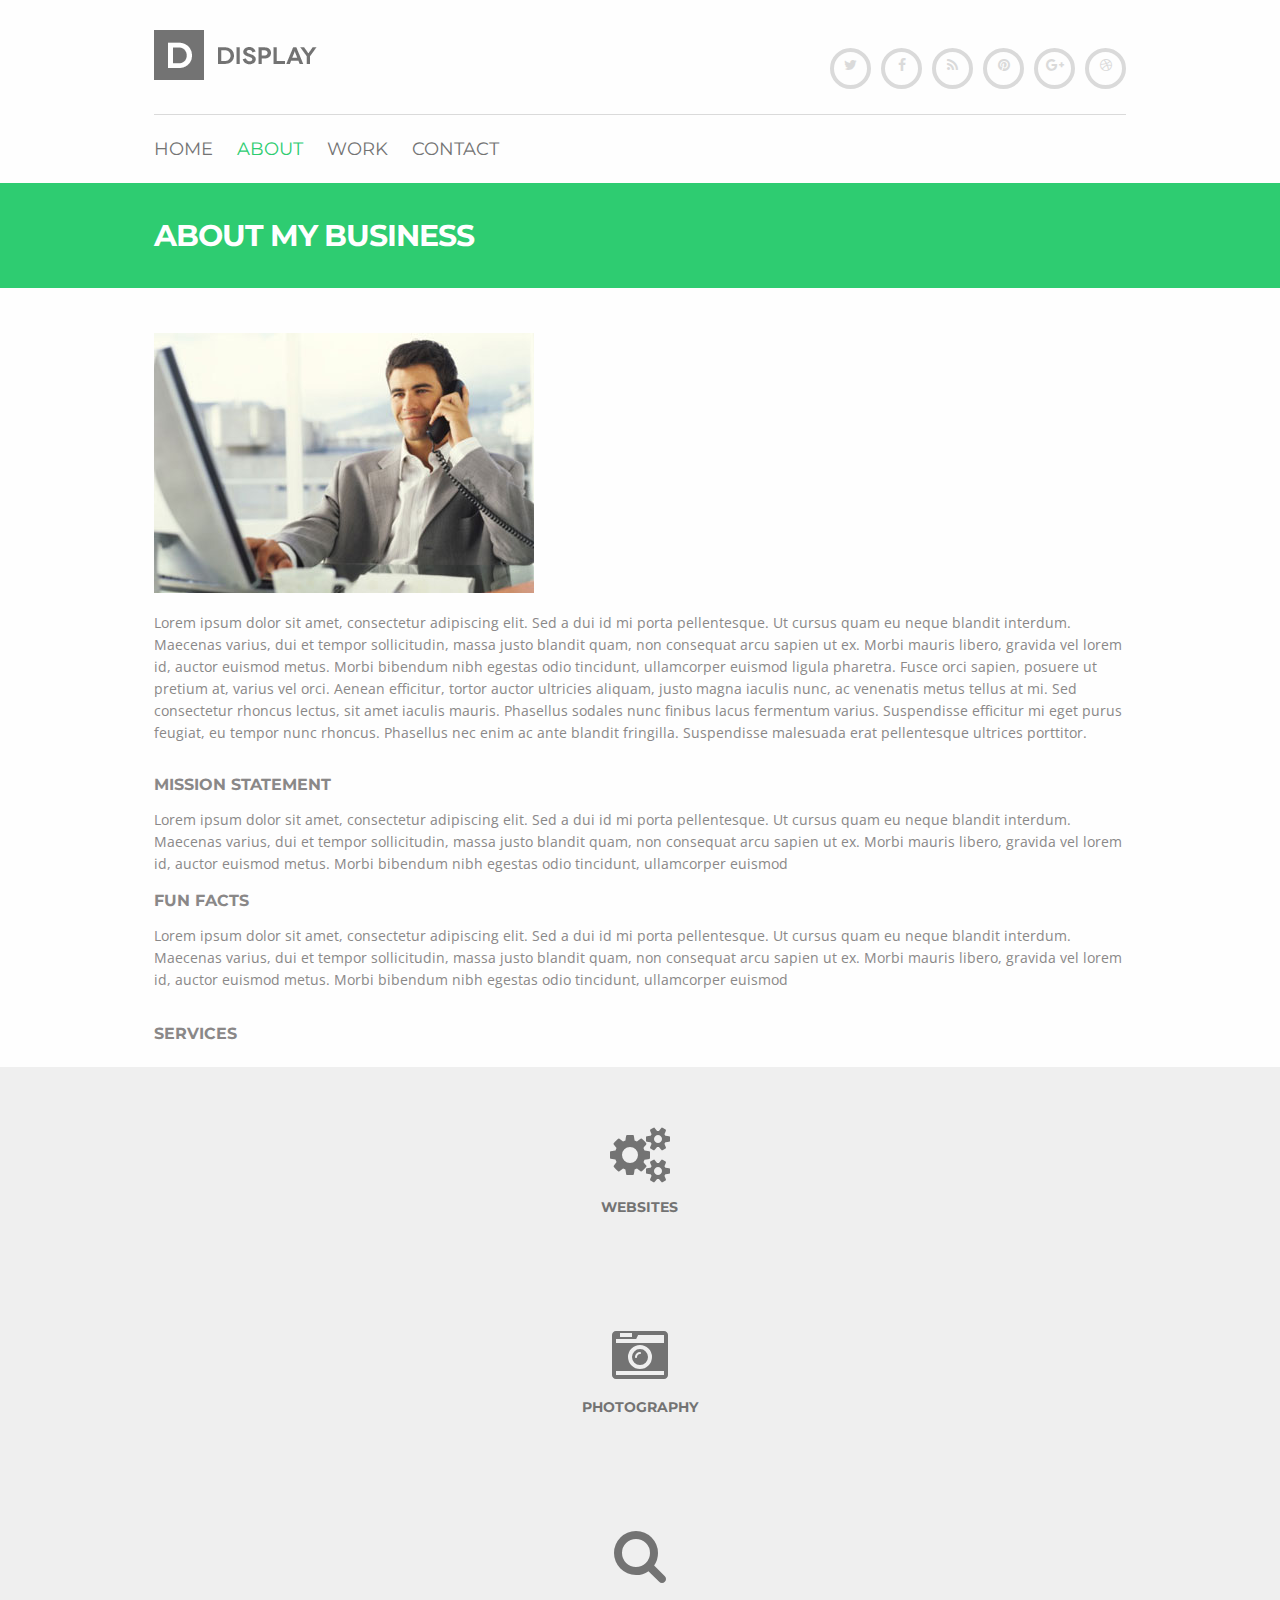
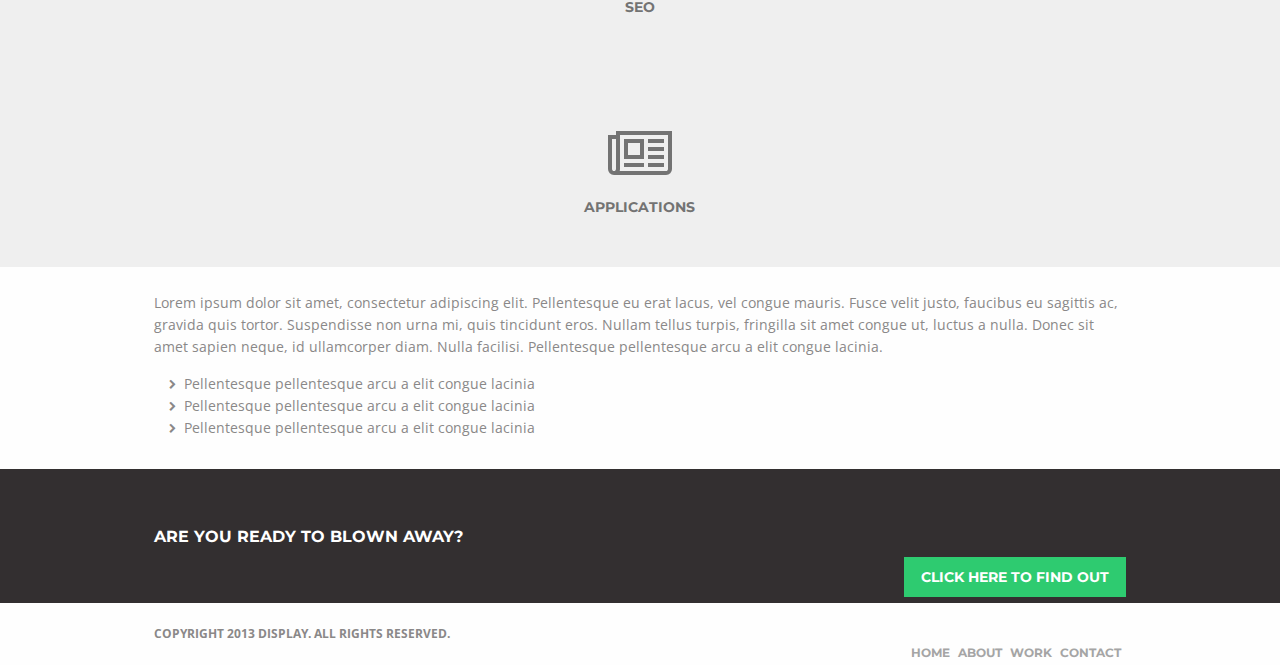
<file: display/about.html>
<!doctype html>
<html>
<head>
<meta charset="utf-8">
<title>test site</title>
<link rel="stylesheet" href="https://maxcdn.bootstrapcdn.com/bootstrap/3.3.6/css/bootstrap.min.css" integrity="sha384-1q8mTJOASx8j1Au+a5WDVnPi2lkFfwwEAa8hDDdjZlpLegxhjVME1fgjWPGmkzs7" crossorigin="anonymous">
<link href='https://fonts.googleapis.com/css?family=Montserrat:400,700' rel='stylesheet' type='text/css'>
<link rel="stylesheet" href="https://maxcdn.bootstrapcdn.com/font-awesome/4.5.0/css/font-awesome.min.css">
<link href='https://fonts.googleapis.com/css?family=Open+Sans' rel='stylesheet' type='text/css'>
<link rel="stylesheet" href="style.css">
<script type="text/javascript" src="https://code.jquery.com/jquery-2.1.4.min.js"></script>
<script src="https://maxcdn.bootstrapcdn.com/bootstrap/3.3.6/js/bootstrap.min.js" integrity="sha384-0mSbJDEHialfmuBBQP6A4Qrprq5OVfW37PRR3j5ELqxss1yVqOtnepnHVP9aJ7xS" crossorigin="anonymous"></script>
</head>
<body>
	<header>
		<div class="container">
		<div class="dp-top">
			<!-- social icons -->
			<div class="dp-socials">
				<a href="#"><div class="dp-social-round"><i class="fa fa-twitter"></i></div></a>
				<a href="#"><div class="dp-social-round"><i class="fa fa-facebook"></i></div></a>
				<a href="#"><div class="dp-social-round"><i class="fa fa-rss"></i></div></a>
				<a href="#"><div class="dp-social-round"><i class="fa fa-pinterest"></i></div></a>
				<a href="#"><div class="dp-social-round"><i class="fa fa-google-plus"></i></div></a>
				<a href="#"><div class="dp-social-round"><i class="fa fa-dribbble"></i></div></a>
			</div>
			<!-- Logo -->
			<div class="dp-logo"><a href="#"><img src="images/logo.png"></a></div>
		</div>
		<!-- menu -->
		<div class="dp-menu">
			<ul>
				<li><a href="home.html">home</a></li>
				<li class="active"><a href="about.html">about</a></li>
				<li><a href="work.html">work</a></li>
				<li><a href="contact.html">contact</a></li>
			</ul>
		</div>
		</div>
	</header>
	<!-- end of header -->
	<div class="about-first-line">
		<div class="container">
			<h1>about my business</h1>
		</div>
	</div>
	<div class="container about-photo">
		<div class="row">
			<div class="col-lg-5 col-md-5 col-xs-12">
				<img src="images/Display-about_03.jpg" alt="photo of man" class="img-responsive">
			</div>
			<div class="col-lg-7 col-md-7 col-xs-12">
				<p>Lorem ipsum dolor sit amet, consectetur adipiscing elit. Sed a dui id mi porta pellentesque. Ut cursus quam eu neque blandit interdum. Maecenas varius, dui et tempor sollicitudin, massa justo blandit quam, non consequat arcu sapien ut ex. Morbi mauris libero, gravida vel lorem id, auctor euismod metus. Morbi bibendum nibh egestas odio tincidunt, ullamcorper euismod ligula pharetra. Fusce orci sapien, posuere ut</p>
				<p>pretium at, varius vel orci. Aenean efficitur, tortor auctor ultricies aliquam, justo magna iaculis nunc, ac venenatis metus tellus at mi. Sed consectetur rhoncus lectus, sit amet iaculis mauris. Phasellus sodales nunc finibus lacus fermentum varius. Suspendisse efficitur mi eget purus feugiat, eu tempor nunc rhoncus. Phasellus nec enim ac ante blandit fringilla. Suspendisse malesuada erat pellentesque ultrices porttitor.</p>
			</div>
		</div>		
	</div>
	<div class="container about-2cols">
		<div class="row">
			<div class="col-lg-6 col-md-6 col-xs-12">
				<h3>mission statement</h3>
				<p>Lorem ipsum dolor sit amet, consectetur adipiscing elit. Sed a dui id mi porta pellentesque. Ut cursus quam eu neque blandit interdum. Maecenas varius, dui et tempor sollicitudin, massa justo blandit quam, non consequat arcu sapien ut ex. Morbi mauris libero, gravida vel lorem id, auctor euismod metus. Morbi bibendum nibh egestas odio tincidunt, ullamcorper euismod </p>
			</div>
			<div class="col-lg-6 col-md-6 col-xs-12">
				<h3>fun facts</h3>
				<p>Lorem ipsum dolor sit amet, consectetur adipiscing elit. Sed a dui id mi porta pellentesque. Ut cursus quam eu neque blandit interdum. Maecenas varius, dui et tempor sollicitudin, massa justo blandit quam, non consequat arcu sapien ut ex. Morbi mauris libero, gravida vel lorem id, auctor euismod metus. Morbi bibendum nibh egestas odio tincidunt, ullamcorper euismod </p>
			</div>
		</div>
	</div>
	<h3 class="container">services</h3>
	<div class="about-services">
		<div class="container">
			<div class="row">
				<div class="col-lg-3 col-md-3 col-sm-6 col-xs-12">
					<i class="fa fa-cogs fa-4x"></i>
					<h4>websites</h4>
				</div>
				<div class="col-lg-3 col-md-3 col-sm-6 col-xs-12">
					<i class="fa fa-camera-retro fa-4x"></i>
					<h4>photography</h4>
				</div>
				<div class="col-lg-3 col-md-3 col-sm-6 col-xs-12">
					<i class="fa fa-search fa-4x"></i>
					<h4>seo</h4>
				</div>
				<div class="col-lg-3 col-md-3 col-sm-6 col-xs-12">
					<i class="fa fa-newspaper-o fa-4x"></i>
					<h4>applications</h4>
				</div>
			</div>
		</div>
	</div>
	<div class="container about-list">
		<p>Lorem ipsum dolor sit amet, consectetur adipiscing elit. Pellentesque eu erat lacus, vel congue mauris. Fusce velit justo, faucibus eu sagittis ac, gravida quis tortor. Suspendisse non urna mi, quis tincidunt eros. Nullam tellus turpis, fringilla sit amet congue ut, luctus a nulla. Donec sit amet sapien neque, id ullamcorper diam. Nulla facilisi. Pellentesque pellentesque arcu a elit congue lacinia.</p>
		<ul class="fa-ul">
			<li><i class="fa-li fa fa-chevron-right"></i>Pellentesque pellentesque arcu a elit congue lacinia</li>
			<li><i class="fa-li fa fa-chevron-right"></i>Pellentesque pellentesque arcu a elit congue lacinia</li>
			<li><i class="fa-li fa fa-chevron-right"></i>Pellentesque pellentesque arcu a elit congue lacinia</li>
		</ul>
	</div>
<div class="dp-dark-block">
	<div class="container">
		<div class="row">
			<div class="col-md-6 col-sm-6 col-xs-12">
				<h3>Are you ready to blown away?</h3>
			</div>
			<div class="col-md-3 col-sm-6 col-xs-12 pull-right">
			<a href="#" class="btn btn-success">Click here to find out</a>
			</div>
		</div>
	</div>
</div>
<!-- end of dark side -->
<footer>
	<div class="container">
	<div class="row">
		<div class="col-md-4 col-sm-6 col-xs-12">
		<p>Copyright 2013 display. All rights reserved.</p>
		</div>
		<div class="col-md-4 col-sm-5 col-xs-12 pull-right">
			<ul class="pull-right">
				<li><a href="home.html">home</a></li>
				<li ><a href="about.html">about</a></li>
				<li><a href="work.html">work</a></li>
				<li><a href="contact.html">contact</a></li>
			</ul>
		</div>
			
	</div>
	</div>
</footer>
	</body>
	</html>
</file>
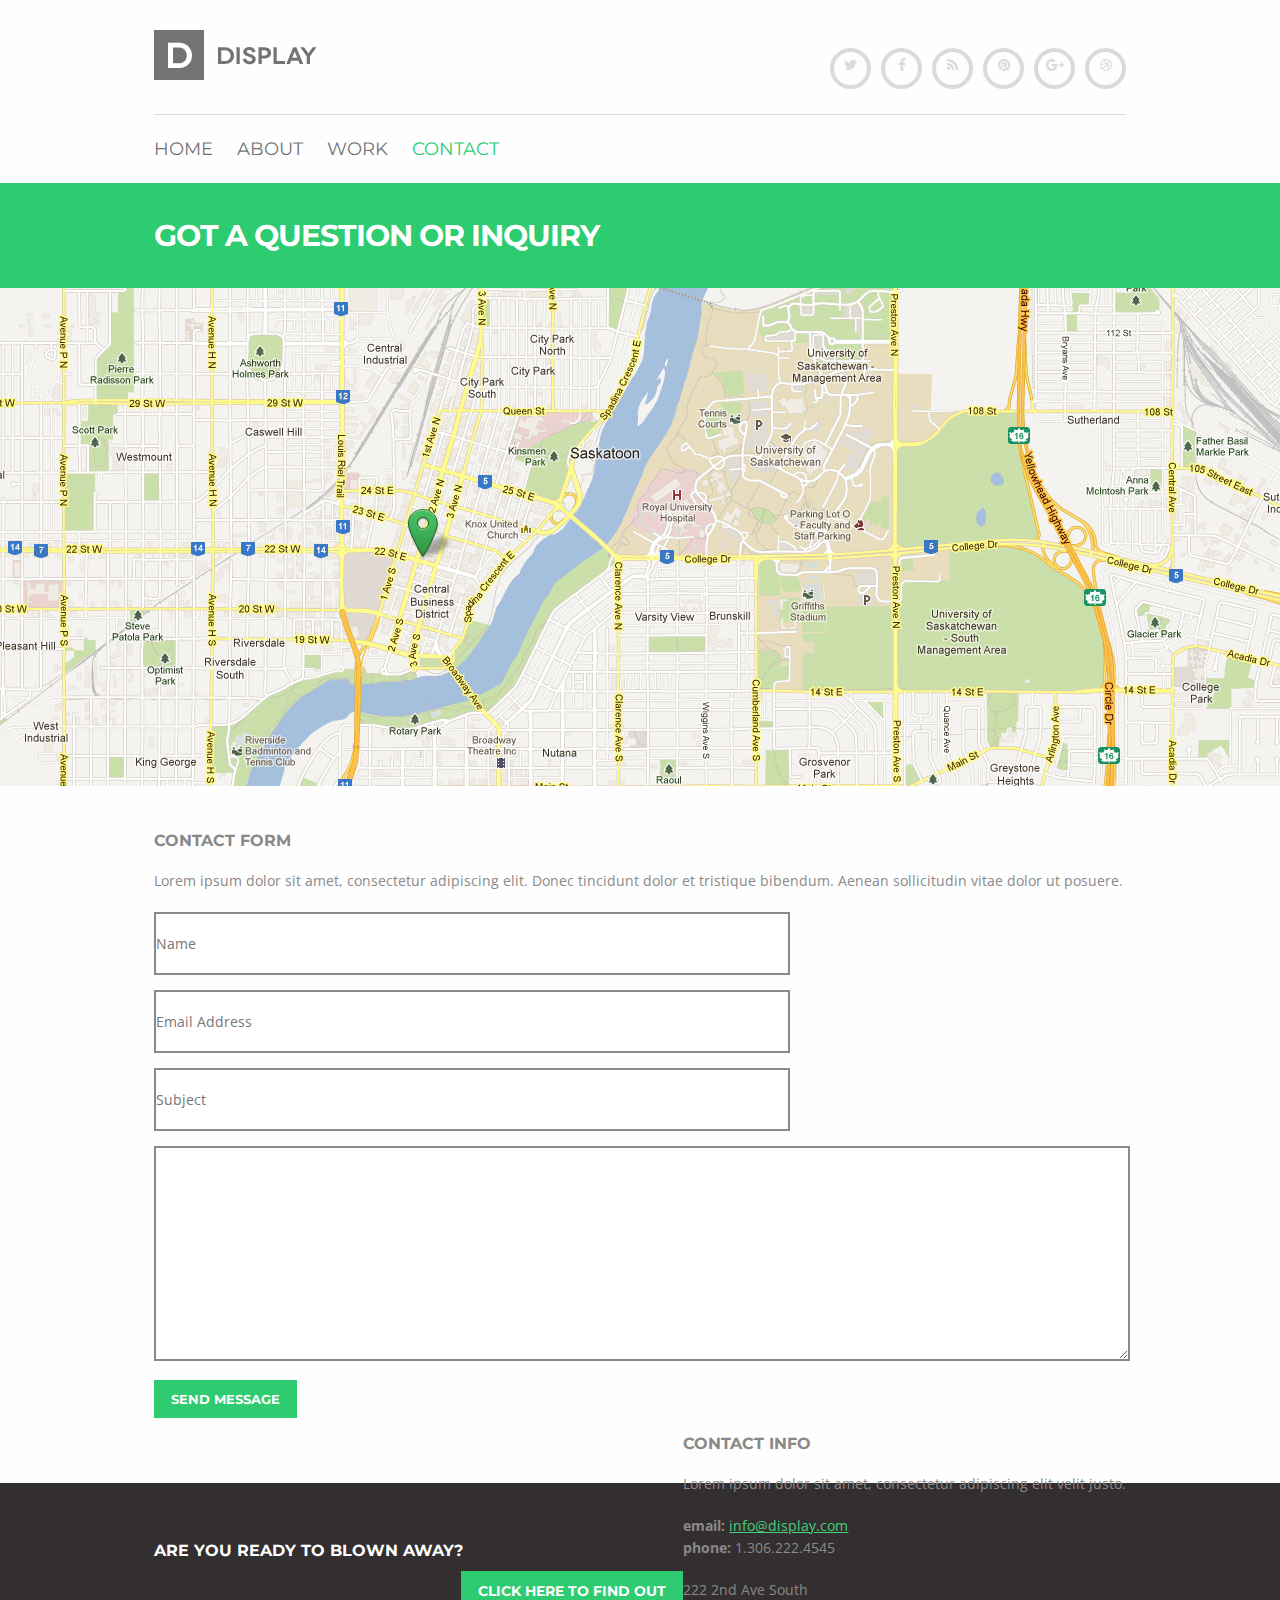
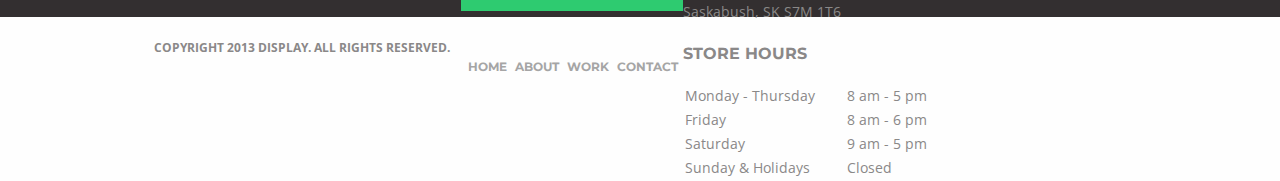
<file: display/contact.html>
<!doctype html>
<html>
<head>
<meta charset="utf-8">
<title>test site</title>
<link rel="stylesheet" href="https://maxcdn.bootstrapcdn.com/bootstrap/3.3.6/css/bootstrap.min.css" integrity="sha384-1q8mTJOASx8j1Au+a5WDVnPi2lkFfwwEAa8hDDdjZlpLegxhjVME1fgjWPGmkzs7" crossorigin="anonymous">
<link href='https://fonts.googleapis.com/css?family=Montserrat:400,700' rel='stylesheet' type='text/css'>
<link rel="stylesheet" href="https://maxcdn.bootstrapcdn.com/font-awesome/4.5.0/css/font-awesome.min.css">
<link href='https://fonts.googleapis.com/css?family=Open+Sans' rel='stylesheet' type='text/css'>
<link rel="stylesheet" href="style.css">
<script type="text/javascript" src="https://code.jquery.com/jquery-2.1.4.min.js"></script>
<script src="https://maxcdn.bootstrapcdn.com/bootstrap/3.3.6/js/bootstrap.min.js" integrity="sha384-0mSbJDEHialfmuBBQP6A4Qrprq5OVfW37PRR3j5ELqxss1yVqOtnepnHVP9aJ7xS" crossorigin="anonymous"></script>
</head>
<body>
	<header>
		<div class="container">
		<div class="dp-top">
			<!-- social icons -->
			<div class="dp-socials">
				<a href="#"><div class="dp-social-round"><i class="fa fa-twitter"></i></div></a>
				<a href="#"><div class="dp-social-round"><i class="fa fa-facebook"></i></div></a>
				<a href="#"><div class="dp-social-round"><i class="fa fa-rss"></i></div></a>
				<a href="#"><div class="dp-social-round"><i class="fa fa-pinterest"></i></div></a>
				<a href="#"><div class="dp-social-round"><i class="fa fa-google-plus"></i></div></a>
				<a href="#"><div class="dp-social-round"><i class="fa fa-dribbble"></i></div></a>
			</div>
			<!-- Logo -->
			<div class="dp-logo"><a href="#"><img src="images/logo.png"></a></div>
		</div>
		<!-- menu -->
		<div class="dp-menu">
			<ul>
				<li><a href="home.html">home</a></li>
				<li><a href="about.html">about</a></li>
				<li><a href="work.html">work</a></li>
				<li class="active"><a href="contact.html">contact</a></li>
			</ul>
		</div>
		</div>
	</header>
	<!-- end of header -->
	<div class="about-first-line work-first-line">
		<div class="container">
			<h1>got a question or inquiry</h1>
		</div>
	</div>
<div class="container-fluid contact-map">
<img src="images/Display-contact_02.jpg" class="img-responsive" alt="map">
</div>
<div class="container contact-form">
	<div class="row">
		<div class="col-lg-7 col-md-7 col-sm-6 col-xs-12">
			<h3>contact form</h3>
			<p>Lorem ipsum dolor sit amet, consectetur adipiscing elit. Donec tincidunt dolor et tristique bibendum. Aenean sollicitudin vitae dolor ut posuere.</p>
		<!-- FORM -->
<form>
	<div class="form-group">
    	<input type="text" class="form-control" id="InputName" placeholder="Name">
  	</div>		
  	<div class="form-group">
  		<input type="email" class="form-control" id="InputEmail" placeholder="Email Address">
  	</div>
  	<div class="form-group">
    	<input type="text" class="form-control" id="Inputsubject" placeholder="Subject">
  	</div>
  	<textarea class="form-control" rows="9"></textarea>
   	<button type="submit" class="btn btn-success">send message</button>
</form>
		<!-- END OF FORM  -->
		</div>
		<div class="col-lg-4 col-md-4 col-sm-6 col-xs-12 pull-right">
			<h3>contact info</h3>
			<P>Lorem ipsum dolor sit amet, consectetur adipiscing elit velit justo.</P>
			<P><strong>email:</strong> <a href="info@display.com">info@display.com</a><br/>
			<strong>phone:</strong> 1.306.222.4545</P>

			<p>222 2nd Ave South<br/>
				Saskabush, SK   S7M 1T6</p>
			<h3>store hours</h3>
			<table>
				<tr>
					<td>Monday - Thursday</td>
					<td>8 am - 5 pm</td>
				</tr>
				<tr>
					<td>Friday</td>
					<td>8 am - 6 pm</td>
				</tr>
				<tr>
					<td>Saturday</td>
					<td>9 am - 5 pm</td>
				</tr>
				<tr>
					<td>Sunday & Holidays</td>
					<td>Closed</td>
				</tr>
			</table>
		</div>
	</div>
</div>
<div class="dp-dark-block">
	<div class="container">
		<div class="row">
			<div class="col-md-6 col-sm-6 col-xs-12">
				<h3>Are you ready to blown away?</h3>
			</div>
			<div class="col-md-3 col-sm-6 col-xs-12 pull-right">
			<a href="#" class="btn btn-success">Click here to find out</a>
			</div>
		</div>
	</div>
</div>
<!-- end of dark side -->
<footer>
	<div class="container">
	<div class="row">
		<div class="col-md-4 col-sm-6 col-xs-12">
		<p>Copyright 2013 display. All rights reserved.</p>
		</div>
		<div class="col-md-4 col-sm-5 col-xs-12 pull-right">
			<ul class="pull-right">
				<li><a href="home.html">home</a></li>
				<li ><a href="about.html">about</a></li>
				<li><a href="work.html">work</a></li>
				<li><a href="contact.html">contact</a></li>
			</ul>
		</div>
			
	</div>
	</div>
</footer>
</body>
</html>
</file>
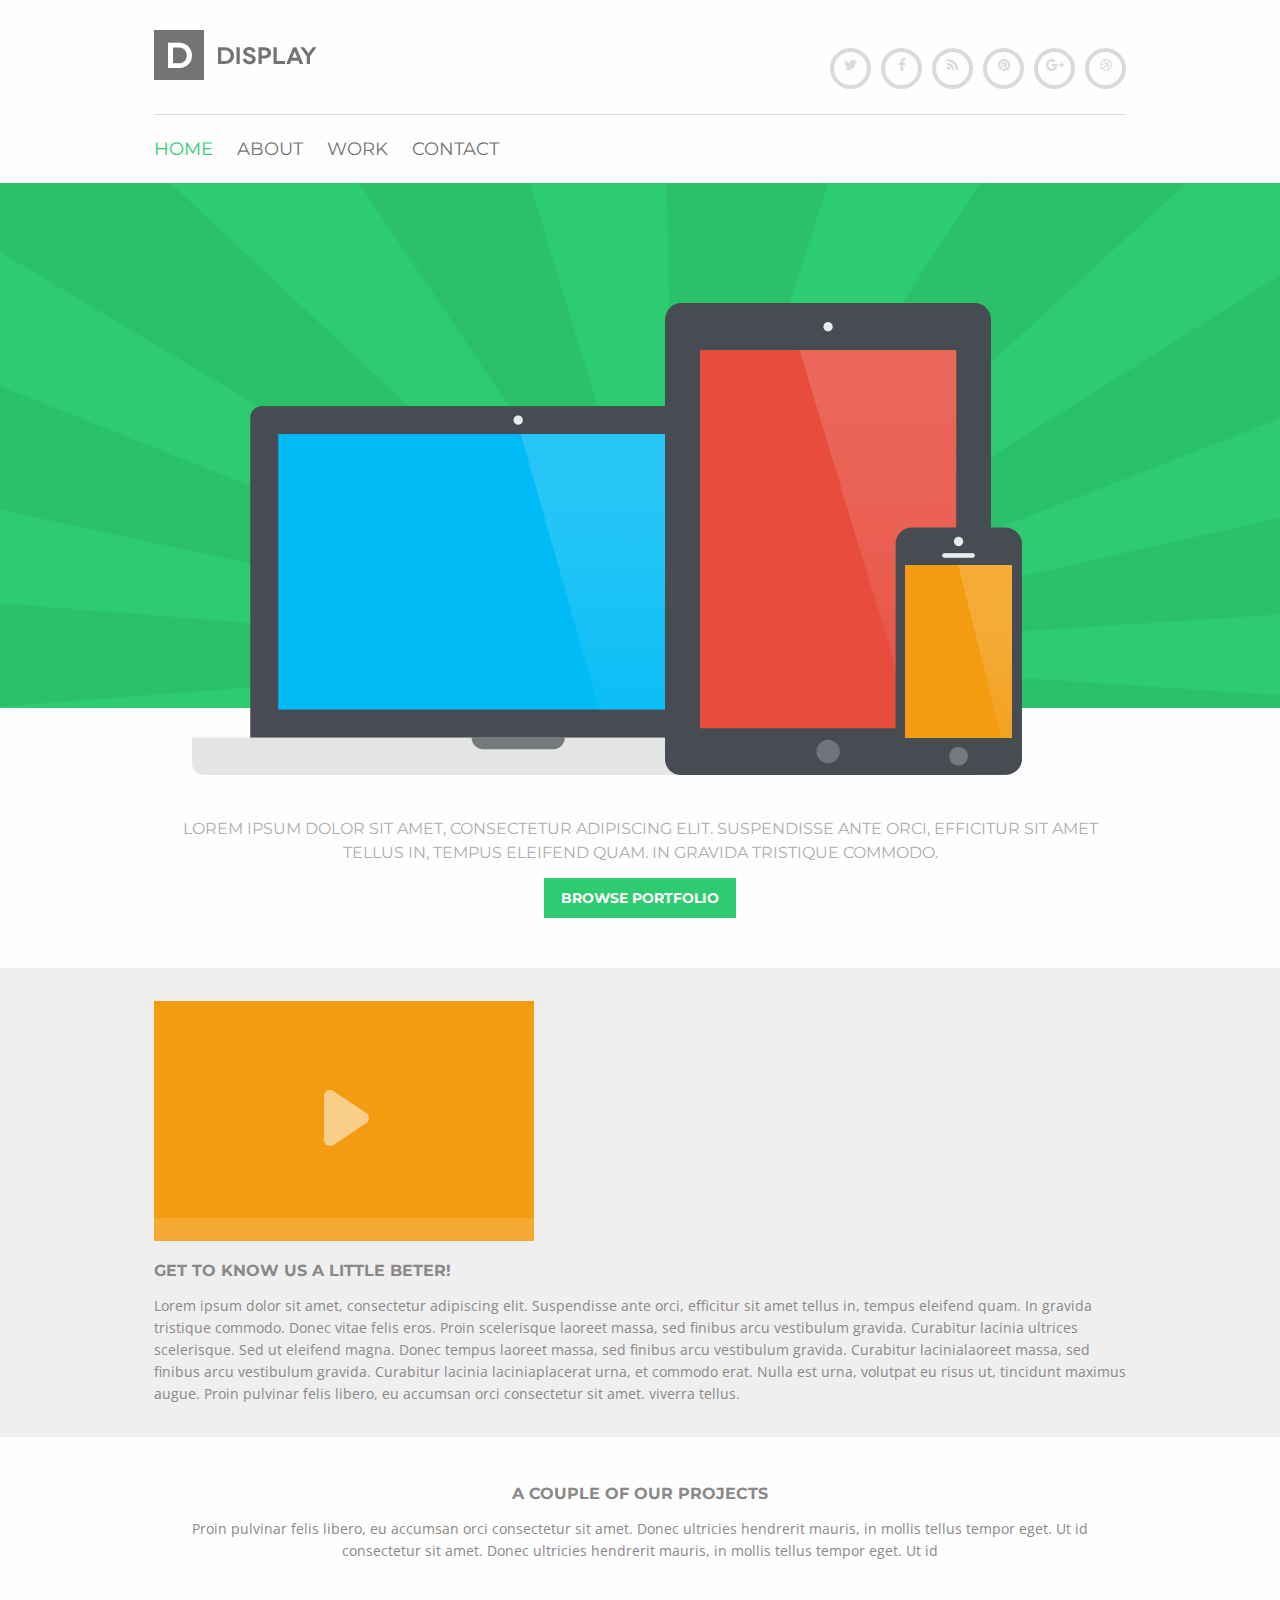
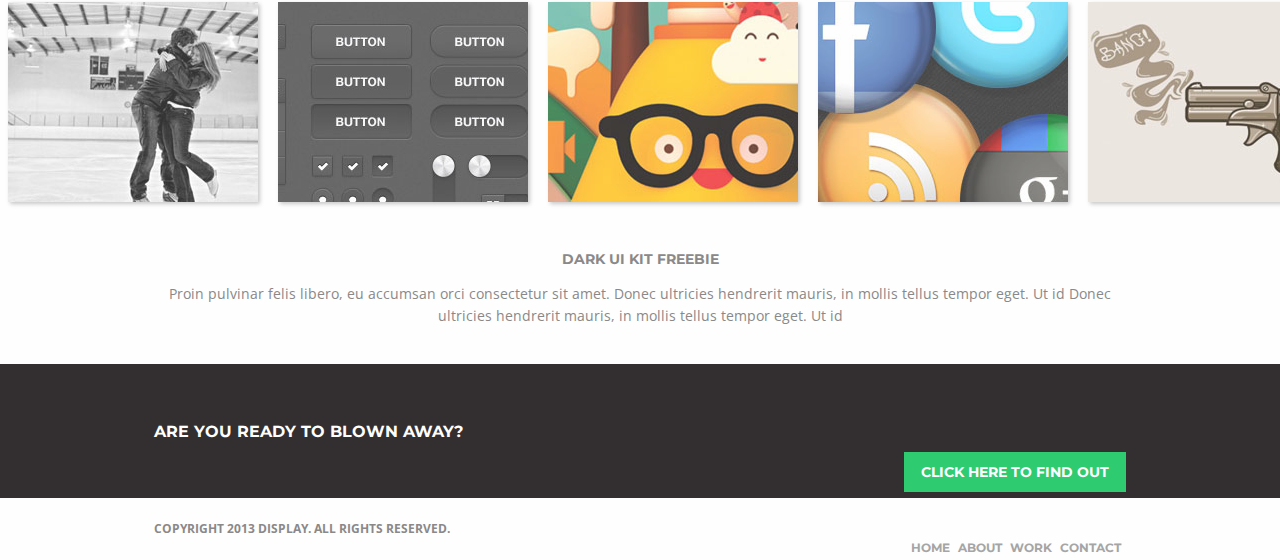
<file: display/home.html>
<!doctype html>
<html>
<head>
<meta charset="utf-8">
<title>test site</title>
<link rel="stylesheet" href="https://maxcdn.bootstrapcdn.com/bootstrap/3.3.6/css/bootstrap.min.css" integrity="sha384-1q8mTJOASx8j1Au+a5WDVnPi2lkFfwwEAa8hDDdjZlpLegxhjVME1fgjWPGmkzs7" crossorigin="anonymous">
<link href='https://fonts.googleapis.com/css?family=Montserrat:400,700' rel='stylesheet' type='text/css'>
<link rel="stylesheet" href="https://maxcdn.bootstrapcdn.com/font-awesome/4.5.0/css/font-awesome.min.css">
<link href='https://fonts.googleapis.com/css?family=Open+Sans' rel='stylesheet' type='text/css'>
<link rel="stylesheet" href="style.css">
<script type="text/javascript" src="https://code.jquery.com/jquery-2.1.4.min.js"></script>
<script src="https://maxcdn.bootstrapcdn.com/bootstrap/3.3.6/js/bootstrap.min.js" integrity="sha384-0mSbJDEHialfmuBBQP6A4Qrprq5OVfW37PRR3j5ELqxss1yVqOtnepnHVP9aJ7xS" crossorigin="anonymous"></script>
</head>
<body>
	<header>
		<div class="container">
		<div class="dp-top">
			<!-- social icons -->
			<div class="dp-socials">
				<a href="#"><div class="dp-social-round"><i class="fa fa-twitter"></i></div></a>
				<a href="#"><div class="dp-social-round"><i class="fa fa-facebook"></i></div></a>
				<a href="#"><div class="dp-social-round"><i class="fa fa-rss"></i></div></a>
				<a href="#"><div class="dp-social-round"><i class="fa fa-pinterest"></i></div></a>
				<a href="#"><div class="dp-social-round"><i class="fa fa-google-plus"></i></div></a>
				<a href="#"><div class="dp-social-round"><i class="fa fa-dribbble"></i></div></a>
			</div>
			<!-- Logo -->
			<div class="dp-logo"><a href="#"><img src="images/logo.png"></a></div>
		</div>
		<!-- menu -->
		<div class="dp-menu">
			<ul>
				<li class="active"><a href="home.html">home</a></li>
				<li><a href="about.html">about</a></li>
				<li><a href="work.html">work</a></li>
				<li><a href="contact.html">contact</a></li>
			</ul>
		</div>
		</div>
	</header>
	<!-- end of header -->
	<div class="dp-slider">
		<div class="devices">
		<img class="img-responsive" src="images/devices_07.png" alt="devices">
		</div>
	</div>
	<!-- end of slider -->
	<div class="dp-welcome">
		<div class="container">
		<p>Lorem ipsum dolor sit amet, consectetur adipiscing elit. Suspendisse ante orci, efficitur sit amet tellus in, tempus eleifend quam. In gravida tristique commodo.</p>
		<a class="btn btn-success" href="#">Browse portfolio</a>
		</div>
	</div>
	<!-- enf of welcome -->
	<div class="dp-video-preview">
		<div class="container">
			<div class="row">
				<div class="col-lg-5 col-md-5 col-xs-12 dp-video">
				<img src="images/Display-home_07.jpg" alt="video" class="img-responsive">
				</div>
				<div class="col-lg-7 col-md-7 col-xs-12 dp-video-text">
			<h3>Get to know us a little beter!</h3>
			<p>Lorem ipsum dolor sit amet, consectetur adipiscing elit. Suspendisse ante orci, efficitur sit amet tellus in, tempus eleifend quam. In gravida tristique commodo. Donec vitae felis eros. Proin scelerisque laoreet massa, sed finibus arcu vestibulum gravida. Curabitur lacinia ultrices scelerisque. Sed ut eleifend magna. Donec tempus 
			laoreet massa, sed finibus arcu vestibulum gravida. Curabitur lacinialaoreet massa, sed finibus arcu vestibulum gravida. Curabitur lacinia laciniaplacerat urna, et commodo erat. Nulla est urna, volutpat eu risus ut, tincidunt maximus augue. Proin pulvinar felis libero, eu accumsan orci consectetur sit amet. viverra tellus.</p>
				</div>
			</div>
		</div>
	</div>
	<!-- end video -->
	<div class="dp-gallery-caption">
		<div class="container">
		<h3>A couple of our projects</h3>
			<p>Proin pulvinar felis libero, eu accumsan orci consectetur sit amet. Donec ultricies hendrerit mauris, in mollis tellus tempor eget. Ut id consectetur sit amet. Donec ultricies hendrerit mauris, in mollis tellus tempor eget. Ut id</p>
		</div>
	</div>
	<div class="container-fluid">
		<div class="row">
    		<div class="col-md-12">
        		<div class="cover-container">
            <!-- START PANEL -->
            		<div class="cover-item"></div>
            		<div class="cover-item"></div>
            		<div class="cover-item"></div>
            		<div class="cover-item"></div>
            		<div class="cover-item"></div>
            		<div class="cover-item"></div>
            		<div class="cover-item"></div>
            <!-- END PANEL -->
            	</div>
        	</div>
    	</div>
	</div>
	<div class="dp-gallery-end">
		<div class="container">
		 <h4>Dark ui kit freebie</h4>
			<p>Proin pulvinar felis libero, eu accumsan orci consectetur sit amet. Donec ultricies hendrerit mauris, in mollis tellus tempor eget. Ut id  Donec ultricies hendrerit mauris, in mollis tellus tempor eget. Ut id</p>
		</div>
	</div>
<!-- <end of gallery end> -->
<div class="dp-dark-block">
	<div class="container">
		<div class="row">
			<div class="col-md-6 col-sm-6 col-xs-12">
				<h3>Are you ready to blown away?</h3>
			</div>
			<div class="col-md-3 col-sm-6 col-xs-12 pull-right">
			<a href="#" class="btn btn-success">Click here to find out</a>
			</div>
		</div>
	</div>
</div>
<!-- end of dark side -->
<footer>
	<div class="container">
	<div class="row">
		<div class="col-md-4 col-sm-6 col-xs-12">
		<p>Copyright 2013 display. All rights reserved.</p>
		</div>
		<div class="col-md-4 col-sm-5 col-xs-12 pull-right">
			<ul class="pull-right">
				<li><a href="home.html">home</a></li>
				<li ><a href="about.html">about</a></li>
				<li><a href="work.html">work</a></li>
				<li><a href="contact.html">contact</a></li>
			</ul>
		</div>
			
	</div>
	</div>
</footer>
</body>
</html>
</file>
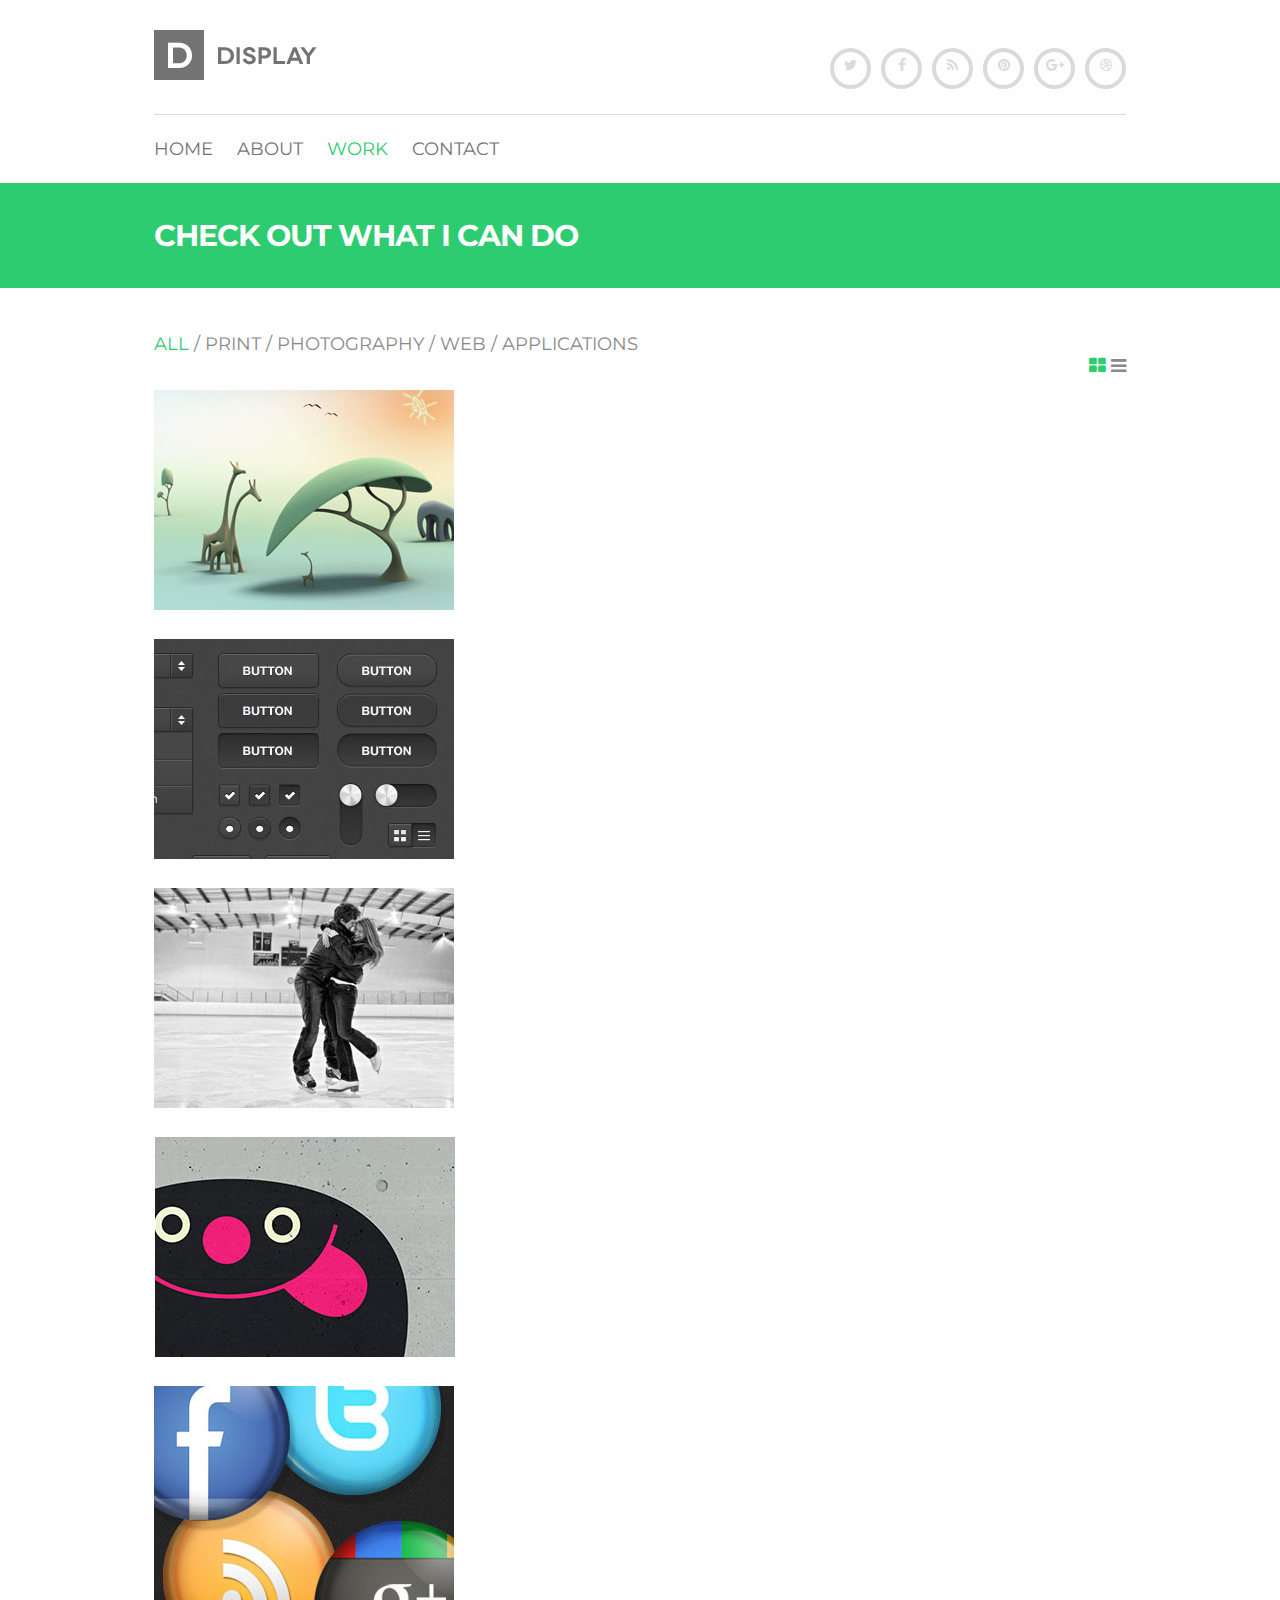
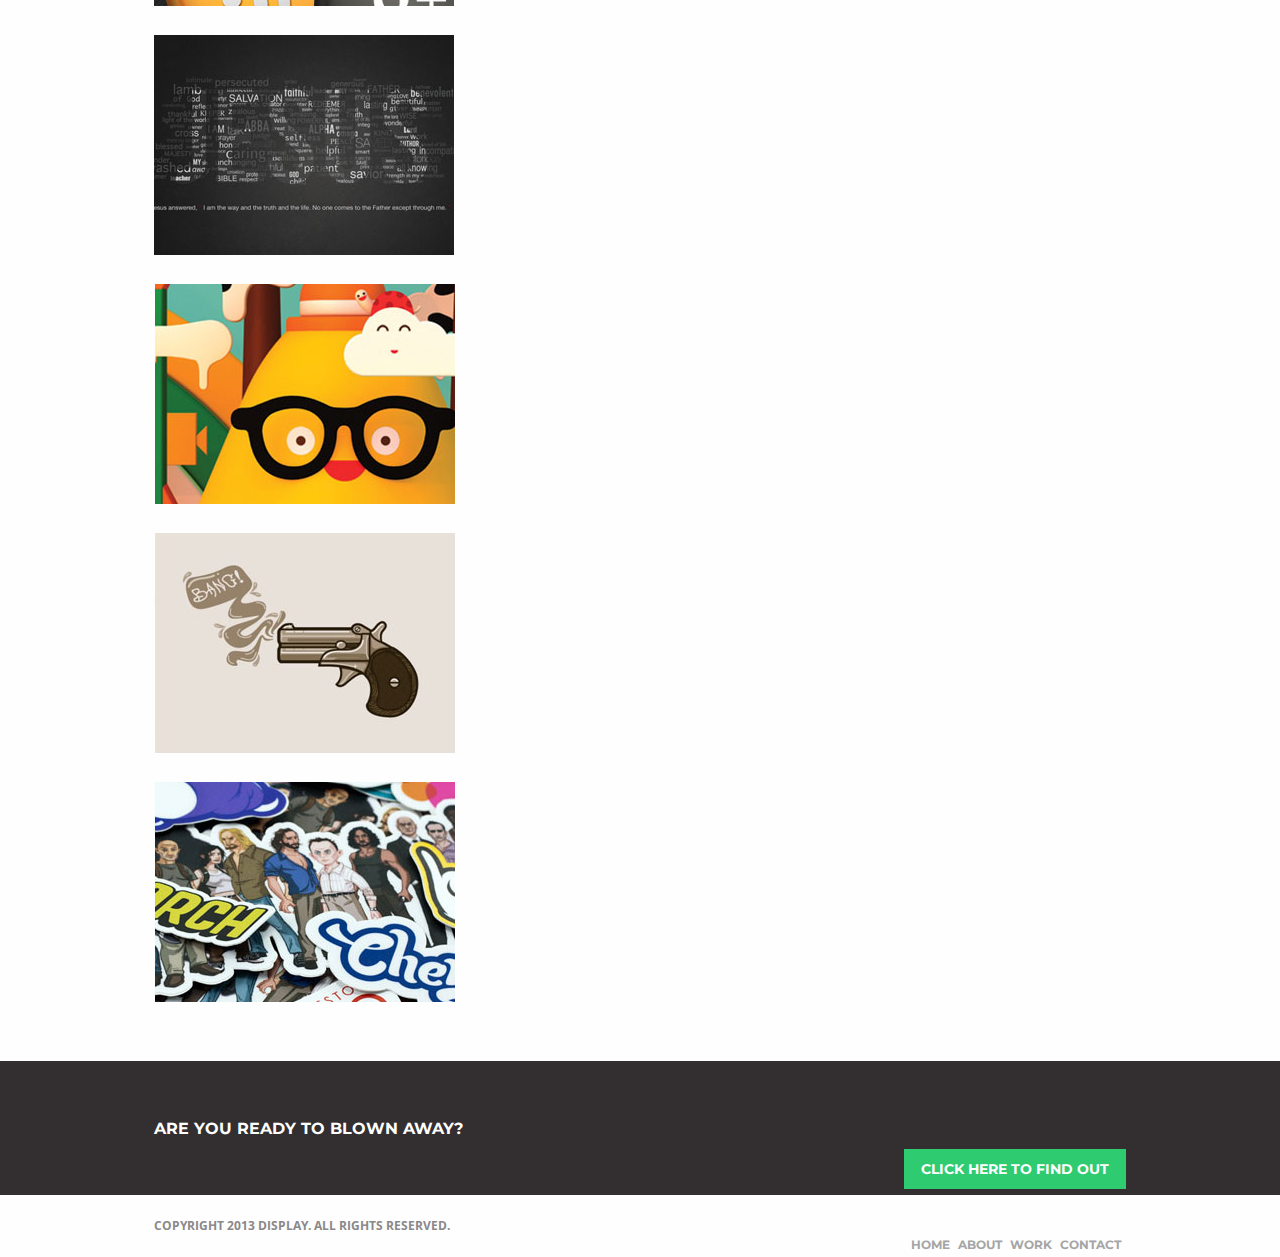
<file: display/work.html>
<!doctype html>
<html>
<head>
<meta charset="utf-8">
<title>test site</title>
<link rel="stylesheet" href="https://maxcdn.bootstrapcdn.com/bootstrap/3.3.6/css/bootstrap.min.css" integrity="sha384-1q8mTJOASx8j1Au+a5WDVnPi2lkFfwwEAa8hDDdjZlpLegxhjVME1fgjWPGmkzs7" crossorigin="anonymous">
<link href='https://fonts.googleapis.com/css?family=Montserrat:400,700' rel='stylesheet' type='text/css'>
<link rel="stylesheet" href="https://maxcdn.bootstrapcdn.com/font-awesome/4.5.0/css/font-awesome.min.css">
<link href='https://fonts.googleapis.com/css?family=Open+Sans' rel='stylesheet' type='text/css'>
<link rel="stylesheet" href="style.css">
<script type="text/javascript" src="https://code.jquery.com/jquery-2.1.4.min.js"></script>
<script src="https://maxcdn.bootstrapcdn.com/bootstrap/3.3.6/js/bootstrap.min.js" integrity="sha384-0mSbJDEHialfmuBBQP6A4Qrprq5OVfW37PRR3j5ELqxss1yVqOtnepnHVP9aJ7xS" crossorigin="anonymous"></script>
</head>
<body>
	<header>
		<div class="container">
		<div class="dp-top">
			<!-- social icons -->
			<div class="dp-socials">
				<a href="#"><div class="dp-social-round"><i class="fa fa-twitter"></i></div></a>
				<a href="#"><div class="dp-social-round"><i class="fa fa-facebook"></i></div></a>
				<a href="#"><div class="dp-social-round"><i class="fa fa-rss"></i></div></a>
				<a href="#"><div class="dp-social-round"><i class="fa fa-pinterest"></i></div></a>
				<a href="#"><div class="dp-social-round"><i class="fa fa-google-plus"></i></div></a>
				<a href="#"><div class="dp-social-round"><i class="fa fa-dribbble"></i></div></a>
			</div>
			<!-- Logo -->
			<div class="dp-logo"><a href="#"><img src="images/logo.png"></a></div>
		</div>
		<!-- menu -->
		<div class="dp-menu">
			<ul>
				<li><a href="home.html">home</a></li>
				<li><a href="about.html">about</a></li>
				<li class="active"><a href="work.html">work</a></li>
				<li><a href="contact.html">contact</a></li>
			</ul>
		</div>
		</div>
	</header>
	<!-- end of header -->
	<div class="about-first-line">
		<div class="container">
			<h1>check out what i can do</h1>
		</div>
	</div>
<div class="container">
	<div class="row work-menu">
		<div class="col-lg-11 col-xs-10">
			<ul>
				<li class="active">all</li>/
				<li>print</li>/
				<li>photography</li>/
				<li>web</li>/
				<li>applications</li>
			</ul>
		</div>
		<div class="col-lg-1 col-xs-2 pull-right">
			<i class="fa fa-th-large active"></i>
			<i class="fa fa-bars"></i>
		</div>
	</div>
	<div class="row work-gallery">
		<div class="col-lg-4 col-md-4 col-sm-6 col-xs-12">
			<img src="images/work-slide_01.jpg" alt="gallery image" class="img-responsive">
		</div>
		<div class="col-lg-4 col-md-4 col-sm-6 col-xs-12">
			<img src="images/work-slide_02.jpg" alt="gallery image" class="img-responsive">
		</div>
		<div class="col-lg-4 col-md-4 col-sm-6 col-xs-12">
			<img src="images/work-slide_03.jpg" alt="gallery image" class="img-responsive">
		</div>
		<div class="col-lg-4 col-md-4 col-sm-6 col-xs-12">
			<img src="images/work-slide_04.jpg" alt="gallery image" class="img-responsive">
		</div>
		<div class="col-lg-4 col-md-4 col-sm-6 col-xs-12">
			<img src="images/work-slide_05.jpg" alt="gallery image" class="img-responsive">
		</div>
		<div class="col-lg-4 col-md-4 col-sm-6 col-xs-12">
			<img src="images/work-slide_06.jpg" alt="gallery image" class="img-responsive">
		</div>
		<div class="col-lg-4 col-md-4 col-sm-6 col-xs-12">
			<img src="images/work-slide_07.jpg" alt="gallery image" class="img-responsive">
		</div>
		<div class="col-lg-4 col-md-4 col-sm-6 col-xs-12">
			<img src="images/work-slide_08.jpg" alt="gallery image" class="img-responsive">
		</div>
		<div class="col-lg-4 col-md-4 col-sm-6 col-xs-12">
			<img src="images/work-slide_09.jpg" alt="gallery image" class="img-responsive">
		</div>
	</div>	
</div>
<div class="dp-dark-block">
	<div class="container">
		<div class="row">
			<div class="col-md-6 col-sm-6 col-xs-12">
				<h3>Are you ready to blown away?</h3>
			</div>
			<div class="col-md-3 col-sm-6 col-xs-12 pull-right">
			<a href="#" class="btn btn-success">Click here to find out</a>
			</div>
		</div>
	</div>
</div>
<!-- end of dark side -->
<footer>
	<div class="container">
	<div class="row">
		<div class="col-md-4 col-sm-6 col-xs-12">
		<p>Copyright 2013 display. All rights reserved.</p>
		</div>
		<div class="col-md-4 col-sm-5 col-xs-12 pull-right">
			<ul class="pull-right">
				<li><a href="home.html">home</a></li>
				<li ><a href="about.html">about</a></li>
				<li><a href="work.html">work</a></li>
				<li><a href="contact.html">contact</a></li>
			</ul>
		</div>
			
	</div>
	</div>
</footer>
</body>
</html>
</file>
<file: style.css>
@import url(https://fonts.googleapis.com/css?family=Roboto:400,500);
body {
	background: url(images/noisy.png)  white;
	font-family: 'Roboto', sans-serif;
	font-weight: 500;
}

.prtfl-top, .prtfl-right, .prtfl-bottom, .prtfl-left1, .prtfl-left2 {
	position: fixed;
	background: red;
}
.prtfl-top {
	width: 100%;
	height:20px;
	top: 0px;
	z-index: 70;
	box-shadow: 0 0 10px rgba(0,0,0,0.7);
}
.prtfl-right {
	width: 20px;
	height: 100%;
	right: 0px;
	z-index: 60;
	box-shadow: 0 0 10px rgba(0,0,0,0.7);
}
.prtfl-bottom {
	width: 100%;
	height: 20px;
	bottom: 0px;
	z-index: 40;
	box-shadow: 0 0 10px rgba(0,0,0,0.7);
	color: white;
	font-size: 18px;
	line-height: 20px;
	vertical-align: middle;
	padding-left: 20px;
}
.prtfl-bottom a {
	float: right;
	color: white;
	margin-right: 25px;
	font-size: 18px;
}

.prtfl-left1 {
	width: 20px;
	height: 50%;
	left: 0px;
	top: 0px;
	z-index: 80;
}
.prtfl-left1::after,.prtfl-left2::after {
	content: '';
    box-shadow: 10px 0 10px -10px rgba(0,0,0,0.7) inset;
    height: 100%;
    position: absolute;
    right:-10px;
    width: 10px;
}
.prtfl-left2 {
	width: 20px;
	height: 50%;
	left: 0px;
	bottom: 0px;
	z-index: 30;
}
.container {
	padding-top: 50px;
	padding-bottom: 20px;
}
.col-md-4 {
	margin-bottom: 30px;
	text-align: center;
}
.col-md-4 a {
	padding: 5px;
	background: white;
	display: inline-block;
	box-shadow: 5px 5px 10px rgba(0,0,0,0.3);
	border: 1px solid #f0f0f0;
	transition: 0.3s ease-out;
}
img {
	width: 200px;
}
.col-md-4 a:hover {
	box-shadow: 10px 10px 20px rgba(0,0,0,0.3);
	transition: 0.3s ease-in;
}
.col-md-4 a:active {
	box-shadow:none;
	transition: 0.1s ease-in;
	}
</file>
<file: Blueasy-freebie/style.css>
body {
	font-family: "Segoe UI", sans-serif;
	color: white;
	text-transform: uppercase;
	background: white;
}
a {
	text-decoration: none;
	color: white;
}
a:visited {
	text-decoration: none;
	color: white;
}
h2 {
	margin-bottom: 0px;
}
header {
/*	background: url(images/back1.jpg) no-repeat top center;
	background-size: cover;*/ 
	padding-bottom: 250px;
}
footer, .blue-services, .blue-portfolio, .blue-default, .blue-twitter, .blue-john, .blue-testimonials, .blue-contacts{
	padding: 80px 0px;
}
.blue-menu {
	background: rgba(0,0,0,0.5);
	padding: 60px 0px;
}
.blue-menu h2 {
	font-weight: 800;
	margin: auto;
	display: inline-block;
}
.blue-menu h2 span {
	color: #4bcaff;
}
ul {
	list-style: none;
	padding: 0px;
	margin: 0px;
}
ul li {
	display: inline-block;
	margin-left: 5px;
}
ul li a {
	display: block;
	padding: 11px 17px;
	text-align: center;
	border:2px solid transparent;
	}
ul li a:hover,.blue-menu-right-hidden ul li a:hover {
	border:2px solid #4bcaff;
	color:#4bcaff;
	text-decoration: none;
	background: none;
}
ul li a.active, .blue-menu-right-hidden ul li a:active {
	border:2px solid #4bcaff;
	color:#4bcaff;
}
.dropdown .btn-default{
	background: none;
	border:2px solid #4bcaff;
	border-radius: 0px;
	color: #4bcaff;
	margin-right: 50px;
}
.dropdown .btn-default:active, .dropdown .btn-default:hover, .open>.dropdown-toggle.btn-default:focus {
	background: none;
	border:2px solid white;
	color: white;	
}
.blue-menu-right-hidden ul{
	background: none;
	box-shadow: none;
	border:none;
}
.blue-menu-right-hidden ul li {
	width: 100%;
}
.blue-menu-right-hidden ul li a{
color: white;
}
.blue-menu-right-hidden {
	display: none;
}
header h1 {
	margin-top: 250px;
	font-size: 42px;
	font-weight: 200;
	line-height: 100px;
	text-align: center;
}
header h1 span {
	padding: 18px;
	background: rgba(0,0,0,0.5);
}
.blue-services, .blue-twitter {
	background: #4bcaff;
	}
.blue-heading {
	font-weight: 200;
	margin-top: 0px;
}
.blue-heading::after {
	content: "";
	display: block;
	height: 2px;
	width: 45px;
	background: white;
	margin-top: 10px;
	margin-bottom: 40px;
}
.blue-services h3 {
	margin: 20px 0px;
	font-weight: 4
}
.blue-services p {
	font-size: 12px;
	line-height: 18px;
	text-transform: none;
	margin-bottom: 20px;
}

.blue-portfolio, .blue-portfolio a {
	color: #69747b;
}
.blue-portfolio .blue-menu-right-hidden a{
	color: black;
}
.blue-portfolio .blue-heading {
	margin-top: 0px;
	display: inline-block;
}
.blue-portfolio .blue-heading::after {
	background: #69747b;
}

.blue-portfolio .blue-menu-right-hidden button {
	color: #69747b;
	border-color: #69747b;
}
.blue-portfolio .blue-menu-right-hidden button:hover, .blue-portfolio .blue-menu-right-hidden .dropdown-toggle.btn-default:focus{
	color: #4bcaff;
	border-color: #4bcaff;
}

.blue-portfolio img {
	margin: auto;
	margin-bottom: 30px;

}
.blue-portfolio-gallery{
	position: relative;
}
.blue-portfolio-hover {
	display: none;
	position: absolute;
	width: 100%;
	height: 100%;
	background: rgba(0,0,0,0.5);
	color: white;
	text-align: center;
	}
.blue-portfolio-hover i {
	position: absolute;
	top: 0;
    bottom: 0;
    left: 0;
    right: 0;
	width: 8%;
    height: 8%;
    margin: auto;
	}
.blue-portfolio-gallery:hover .blue-portfolio-hover{
	display: block;
}
.blue-default {
	background: #515f67;
	padding-bottom: 25px;
}
.blue-default p {
	margin-bottom: 35px;
	text-transform: none;
	line-height: 24px;
}
.blue-btn {
	border-radius: 0px;
	font-weight: 800;
	text-transform: uppercase;
	font-size: 14px;
	margin: 0px;
}
.blue-default .blue-btn {
	background: none;
	padding: 17px 40px;
	color: #353f46;
	border:2px solid #353f46;
	margin-bottom: 35px;
}
.blue-default .blue-btn:hover {
	color: white;
	border:2px solid white;
}
.blue-default .pull-right {
	margin-bottom: 35px;
}
.blue-twitter .pull-right, .blue-testimonials .pull-right{
	text-align: right;
}
.blue-twitter p, .blue-testimonials p{
	text-transform: none;
	font-size: 28px;
	line-height: 50px;
	font-weight: 200;
}
.blue-twitter p a {
	font-weight: 600;
}
.blue-twitter p a:hover {
	color: #515f67;
	text-decoration: none;
}
.blue-twitter p:last-child {
	margin-bottom: 0px;
}
.blue-john {
	background: url(images/back2.jpg) no-repeat top center;
	background-size: cover;
	}
.blue-john p {
	text-transform: none;
	margin-top: 40px;
	margin-bottom: 0px;
}
.blue-john i {
	width: 60px;
	height: 60px;
	text-align: center;
	line-height: 60px;
	vertical-align: center;
	border:2px solid white;
	margin-right: 3%;
}
.blue-john a:hover i{
	color: #4bcaff;
	border-color: #4bcaff;
}
.blue-testimonials {
	color: #515f67;
}
.blue-testimonials .blue-heading::after {
	background: #69747b;
}
.blue-testimonials p:last-of-type {
	color: #4bcaff;
	font-size: 14px;
	font-weight: 800;
	margin-bottom: 0px;
	line-height: 14px;
	margin-top: 40px;
}
.blue-contacts {
/*	background: url(images/back3.jpg) no-repeat top center;
	background-size: cover;*/ 
}
.blue-contacts label {
	display: block;
	font-size: 14px;
	font-weight: 800;
	line-height: 24px;
}
.blue-contacts input, .blue-contacts textarea {
	padding: 15px;
	display: block;
	width: 100%;
	border:2px solid white;
	background: none;
	margin-bottom: 40px;
	height: 55px;
}
.blue-contacts textarea {
	height: 215px;
	}
.blue-contacts p{
	text-transform: none;
	font-weight: 600;
	font-size: 14px;
	line-height: 24px;
	margin-top: 20px;
	margin-bottom: 40px;
}
.blue-contacts .blue-btn {
	display: block;
	width: 100%;
	background: #4bcaff;
	color: white;
	padding: 22px 0px;
	border:2px solid #4bcaff;
}
.blue-contacts .blue-btn:hover {
	background: none;
	border:none;
	border:2px solid white;
}
footer {
	background: #353f47;
	color: #515f67;
	font-size: 12px;
	font-weight: 600;
}
footer li {
	border: none;
	border-right: 2px solid #515f67;
	margin: 0px;
}
footer .container ul li a {
	padding: 0px 14px;
	color: #515f67;
	font-size: 12px;
	font-weight: 800;
	border:none;
}
footer .container ul li:first-child a {
	padding-left: 0px;
	
}
footer .container ul li:first-child {
	text-align: left;
}
footer .container ul li a:hover {
	border:none;
	color:white;
}

/*media queries*/

@media screen and (max-width: 768px) {
	.blue-menu-right-hidden {
		display: block;
	}
	.blue-menu-right {
		display: none;
	}
}
@media screen and (max-width: 520px) {
	footer {
	background: #353f47;
	color: #515f67;
	font-size: 14px;
	font-weight: 600;
	padding: 20px;
}
	footer ul li {
		display: block;
		margin: auto;
		border:none;
		margin: 10px 0px;
	}
	footer span {
		display: none;
	}
	footer .container ul li a{
		text-align: center;
		padding:0px;
	}
}
</file>
<file: crprt-landing/stylesheets/screen.css>
/* Welcome to Compass.
 * In this file you should write your main styles. (or centralize your imports)
 * Import this file using the following HTML or equivalent:
 * <link href="/stylesheets/screen.css" media="screen, projection" rel="stylesheet" type="text/css" /> */
/* line 5, E:/Programs/compass.app/lib/ruby/compass_1.0/compass-core-1.0.3/stylesheets/compass/reset/_utilities.scss */
html, body, div, span, applet, object, iframe,
h1, h2, h3, h4, h5, h6, p, blockquote, pre,
a, abbr, acronym, address, big, cite, code,
del, dfn, em, img, ins, kbd, q, s, samp,
small, strike, strong, sub, sup, tt, var,
b, u, i, center,
dl, dt, dd, ol, ul, li,
fieldset, form, label, legend,
table, caption, tbody, tfoot, thead, tr, th, td,
article, aside, canvas, details, embed,
figure, figcaption, footer, header, hgroup,
menu, nav, output, ruby, section, summary,
time, mark, audio, video {
  margin: 0;
  padding: 0;
  border: 0;
  font: inherit;
  font-size: 100%;
  vertical-align: baseline;
}

/* line 22, E:/Programs/compass.app/lib/ruby/compass_1.0/compass-core-1.0.3/stylesheets/compass/reset/_utilities.scss */
html {
  line-height: 1;
}

/* line 24, E:/Programs/compass.app/lib/ruby/compass_1.0/compass-core-1.0.3/stylesheets/compass/reset/_utilities.scss */
ol, ul {
  list-style: none;
}

/* line 26, E:/Programs/compass.app/lib/ruby/compass_1.0/compass-core-1.0.3/stylesheets/compass/reset/_utilities.scss */
table {
  border-collapse: collapse;
  border-spacing: 0;
}

/* line 28, E:/Programs/compass.app/lib/ruby/compass_1.0/compass-core-1.0.3/stylesheets/compass/reset/_utilities.scss */
caption, th, td {
  text-align: left;
  font-weight: normal;
  vertical-align: middle;
}

/* line 30, E:/Programs/compass.app/lib/ruby/compass_1.0/compass-core-1.0.3/stylesheets/compass/reset/_utilities.scss */
q, blockquote {
  quotes: none;
}
/* line 103, E:/Programs/compass.app/lib/ruby/compass_1.0/compass-core-1.0.3/stylesheets/compass/reset/_utilities.scss */
q:before, q:after, blockquote:before, blockquote:after {
  content: "";
  content: none;
}

/* line 32, E:/Programs/compass.app/lib/ruby/compass_1.0/compass-core-1.0.3/stylesheets/compass/reset/_utilities.scss */
a img {
  border: none;
}

/* line 116, E:/Programs/compass.app/lib/ruby/compass_1.0/compass-core-1.0.3/stylesheets/compass/reset/_utilities.scss */
article, aside, details, figcaption, figure, footer, header, hgroup, main, menu, nav, section, summary {
  display: block;
}

/* line 20, ../sass/screen.scss */
body {
  font-family: 'Exo', sans-serif;
  font-weight: 400;
}

/* line 24, ../sass/screen.scss */
h1 {
  font-size: 60px;
  color: #282828;
  font-weight: 100;
}

/* line 29, ../sass/screen.scss */
h2 {
  font-size: 40px;
  color: #282828;
  font-weight: 500;
}

/* line 34, ../sass/screen.scss */
h3 {
  font-size: 22px;
  color: #282828;
  font-weight: 500;
}

/* line 39, ../sass/screen.scss */
h4 {
  font-size: 16px;
  color: #ff6d6d;
  font-weight: 500;
  text-transform: uppercase;
}

/* line 45, ../sass/screen.scss */
p {
  font-size: 16px;
  color: #282828;
  line-height: 26px;
  font-weight: 500;
}

/* line 51, ../sass/screen.scss */
a, a:hover, a:link {
  text-decoration: none;
  color: #282828;
}

/* line 55, ../sass/screen.scss */
.cl-btn {
  background: #ff6d6d;
  color: white;
  font-weight: 400;
  text-transform: uppercase;
}

/* line 61, ../sass/screen.scss */
header {
  background: url(../images/back_01.jpg) no-repeat top center;
  background-size: cover;
  text-align: center;
  padding: 220px 23%;
}
/* line 66, ../sass/screen.scss */
header h1 {
  line-height: 70px;
}
/* line 67, ../sass/screen.scss */
header a {
  display: block;
  margin: 50px auto 40px auto;
  width: 60px;
  height: 60px;
  border-radius: 50%;
  background: #8286a3;
  text-align: center;
  line-height: 60px;
  vertical-align: middle;
}
/* line 77, ../sass/screen.scss */
header a:hover {
  background: #ff6d6d;
}
/* line 78, ../sass/screen.scss */
header a i {
  color: white;
  position: relative;
  left: 2px;
}
/* line 84, ../sass/screen.scss */
header .cl-btn {
  padding: 19px 50px;
  margin-bottom: 20px;
}
/* line 88, ../sass/screen.scss */
header p {
  opacity: 0.6;
  font-size: 14px;
}

/* line 95, ../sass/screen.scss */
.cl-design .cl-design-right {
  width: 40%;
  height: 725px;
  background: url(../images/back_04.png) no-repeat bottom right #ececec;
  background-size: contain;
}
/* line 101, ../sass/screen.scss */
.cl-design .cl-design-left {
  padding-top: 190px;
  padding-left: 10%;
  padding-right: 50%;
}
/* line 106, ../sass/screen.scss */
.cl-design .cl-design-left h2 {
  margin-top: 20px;
  margin-bottom: 47px;
}
/* line 108, ../sass/screen.scss */
.cl-design .cl-design-left h2 span {
  color: #ff6d6d;
}
/* line 110, ../sass/screen.scss */
.cl-design .cl-design-left p {
  opacity: 0.6;
  margin-bottom: 30px;
}

/* line 116, ../sass/screen.scss */
.cl-features {
  background: url(../images/back_05.jpg) no-repeat top center;
  background-size: cover;
  text-align: center;
  padding-top: 137px;
  padding-bottom: 170px;
}
/* line 122, ../sass/screen.scss */
.cl-features h2 {
  margin-top: 17px;
  margin-bottom: 80px;
}
/* line 127, ../sass/screen.scss */
.cl-features .row .col-md-4 {
  margin-bottom: 20px;
}
/* line 129, ../sass/screen.scss */
.cl-features .row .col-md-4 h3 {
  margin-top: 30px;
  margin-bottom: 20px;
}
/* line 133, ../sass/screen.scss */
.cl-features .row .col-md-4 p {
  opacity: 0.6;
}

/* line 137, ../sass/screen.scss */
.cl-responsive {
  background: url(../images/back_06.png) no-repeat top left;
  background-size: contain;
  padding: 90px 4.5%;
}
/* line 141, ../sass/screen.scss */
.cl-responsive img {
  float: left;
}
/* line 142, ../sass/screen.scss */
.cl-responsive .cl-responsive-right {
  padding-top: 50px;
  padding-left: 650px;
}
/* line 146, ../sass/screen.scss */
.cl-responsive .cl-responsive-right h2 {
  margin-top: 27px;
  margin-bottom: 37px;
}
/* line 148, ../sass/screen.scss */
.cl-responsive .cl-responsive-right h2 span {
  color: #ff6d6d;
}
/* line 150, ../sass/screen.scss */
.cl-responsive .cl-responsive-right p {
  opacity: 0.6;
}

/* line 153, ../sass/screen.scss */
.cl-founders {
  background: url(../images/back_08.jpg) no-repeat top center;
  background-size: cover;
  text-align: center;
  padding-top: 110px;
  padding-bottom: 80px;
}
/* line 159, ../sass/screen.scss */
.cl-founders .container {
  margin-bottom: 70px;
}
/* line 160, ../sass/screen.scss */
.cl-founders .container .col-md-4 {
  margin-bottom: 40px;
}
/* line 162, ../sass/screen.scss */
.cl-founders .container .col-md-4 img {
  width: 77px;
  height: 77px;
  margin-bottom: 27px;
}
/* line 167, ../sass/screen.scss */
.cl-founders .container .col-md-4 h3 {
  color: white;
  text-transform: capitalize;
}
/* line 171, ../sass/screen.scss */
.cl-founders .container .col-md-4 h4 {
  text-transform: capitalize;
  margin-top: 10px;
  margin-bottom: 35px;
}
/* line 176, ../sass/screen.scss */
.cl-founders .container .col-md-4 p {
  font-weight: 400;
  font-style: italic;
  color: white;
  opacity: 0.6;
  padding: 0px 15px;
}
/* line 186, ../sass/screen.scss */
.cl-founders .cl-founders-logos img {
  margin-right: 4%;
}
/* line 188, ../sass/screen.scss */
.cl-founders .cl-founders-logos img:last-child {
  margin-right: 0px;
}

/* line 192, ../sass/screen.scss */
.cl-center {
  background: #f6f5f3;
  text-align: center;
  padding-top: 105px;
}
/* line 197, ../sass/screen.scss */
.cl-center h2 {
  margin-top: 18px;
  margin-bottom: 45px;
}
/* line 198, ../sass/screen.scss */
.cl-center p {
  opacity: 0.6;
  margin-bottom: 100px;
  padding: 0px 27%;
}
/* line 203, ../sass/screen.scss */
.cl-center img {
  margin: auto;
}

/* line 205, ../sass/screen.scss */
.cl-form {
  background: #323969;
  padding-top: 97px;
  padding-bottom: 85px;
  text-align: center;
}
/* line 211, ../sass/screen.scss */
.cl-form h2 {
  color: white;
  margin-top: 15px;
  margin-bottom: 17px;
}
/* line 216, ../sass/screen.scss */
.cl-form form {
  color: #f6f5f3;
  font-weight: 400;
  /* Firefox 19+ */
  /* Firefox 18- */
  margin-bottom: 50px;
}
/* line 14, ../sass/screen.scss */
.cl-form form ::-webkit-input-placeholder {
  color: #f6f5f3;
  text-transform: uppercase;
  vertical-align: middle;
}
/* line 15, ../sass/screen.scss */
.cl-form form ::-moz-placeholder {
  color: #f6f5f3;
  text-transform: uppercase;
  vertical-align: middle;
}
/* line 16, ../sass/screen.scss */
.cl-form form :-moz-placeholder {
  color: #f6f5f3;
  text-transform: uppercase;
  vertical-align: middle;
}
/* line 17, ../sass/screen.scss */
.cl-form form :-ms-input-placeholder {
  color: #f6f5f3;
  text-transform: uppercase;
  vertical-align: middle;
}
/* line 221, ../sass/screen.scss */
.cl-form form input {
  background: #474d78;
  border-radius: 2px;
  border: 1px solid #999cb4;
  padding: 15px 0px 12px 0px;
  width: 100%;
  font-size: 16px;
  line-height: 16px;
  margin-top: 84px;
  padding-left: 28px;
}
/* line 232, ../sass/screen.scss */
.cl-form form span {
  text-align: left;
  display: inline-block;
  margin-bottom: 44px;
}
/* line 236, ../sass/screen.scss */
.cl-form form span img {
  text-align: left;
  position: relative;
  top: 28px;
  margin-right: 20px;
}
/* line 243, ../sass/screen.scss */
.cl-form form .cl-btn {
  width: 100%;
  padding: 14px 0px;
  box-shadow: 0 4px 3px rgba(0, 0, 0, 0.25);
}
/* line 247, ../sass/screen.scss */
.cl-form form .cl-btn:hover {
  box-shadow: 0 4px 15px rgba(0, 0, 0, 0.5);
}
/* line 248, ../sass/screen.scss */
.cl-form form .cl-btn:active {
  box-shadow: none;
  outline: none;
}
/* line 251, ../sass/screen.scss */
.cl-form p {
  color: #f6f5f3;
  font-weight: 400;
  opacity: 0.6;
}
/* line 255, ../sass/screen.scss */
.cl-form p a {
  color: #f6f5f3;
  text-decoration: underline;
}
/* line 258, ../sass/screen.scss */
.cl-form p a:hover {
  color: #ff6d6d;
}

/* line 262, ../sass/screen.scss */
footer {
  padding-top: 75px;
  padding-bottom: 100px;
  background: url(../images/back_07.png) no-repeat top right;
  background-size: contain;
}
/* line 268, ../sass/screen.scss */
footer .row .cl-footer-logo {
  font-family: 'lato',sans-serif;
  font-size: 27px;
  margin-bottom: 14px;
}
/* line 272, ../sass/screen.scss */
footer .row .cl-footer-logo i {
  position: relative;
  top: 9px;
  font-size: 56px;
  color: #ff6d6d;
  margin-left: 5px;
}
/* line 278, ../sass/screen.scss */
footer .row .cl-footer-logo i span {
  position: relative;
  right: 44px;
  top: -10px;
  font-family: 'lato',sans-serif;
  font-size: 27px;
  color: white;
}
/* line 288, ../sass/screen.scss */
footer .row p {
  opacity: 0.56;
}
/* line 291, ../sass/screen.scss */
footer .row h3 {
  text-transform: capitalize;
  margin-top: 27px;
  margin-bottom: 25px;
}
/* line 296, ../sass/screen.scss */
footer .row .col-md-2 a {
  font-size: 14;
  font-weight: 400;
  opacity: 0.6;
  display: block;
  text-transform: capitalize;
  margin-bottom: 15px;
}
/* line 303, ../sass/screen.scss */
footer .row .col-md-2 a:hover {
  color: #ff6d6d;
}
/* line 305, ../sass/screen.scss */
footer .row form {
  position: relative;
  margin-bottom: 19px;
}
/* line 308, ../sass/screen.scss */
footer .row form input {
  background: #f6f6f6;
  border: 1px solid #b8b8bf;
  padding: 14px 28px 8px 28px;
  border-radius: 3px;
  width: 100%;
}
/* line 314, ../sass/screen.scss */
footer .row form input:focus {
  outline: none;
}
/* line 316, ../sass/screen.scss */
footer .row form .cl-btn {
  position: absolute;
  top: 0px;
  right: 0px;
  width: 45px;
  height: 45px;
  text-align: center;
  box-shadow: 0 3px 3px rgba(0, 0, 0, 0.3);
}
/* line 324, ../sass/screen.scss */
footer .row form .cl-btn:active {
  box-shadow: none;
  outline: none;
  border: none;
}
/* line 331, ../sass/screen.scss */
footer .row .cl-footer-logos {
  text-align: center;
}
/* line 333, ../sass/screen.scss */
footer .row .cl-footer-logos a {
  margin-right: 28px;
}
/* line 335, ../sass/screen.scss */
footer .row .cl-footer-logos a i {
  color: #cbcbcb;
}
/* line 336, ../sass/screen.scss */
footer .row .cl-footer-logos a:last-child {
  margin-right: 0px;
}
/* line 337, ../sass/screen.scss */
footer .row .cl-footer-logos a:hover i {
  color: #ff6d6d;
}

@media screen and (max-width: 992px) {
  /* line 346, ../sass/screen.scss */
  .cl-features {
    background: url(../images/back_05.jpg) no-repeat top right;
    background-size: cover;
  }

  /* line 351, ../sass/screen.scss */
  footer .col-sm-6 {
    text-align: center;
  }

  /* line 356, ../sass/screen.scss */
  .cl-design .cl-design-left {
    padding-top: 80px;
  }

  /* line 358, ../sass/screen.scss */
  .cl-responsive {
    padding: 50px 0px;
    background-position: bottom left;
  }
  /* line 361, ../sass/screen.scss */
  .cl-responsive img {
    float: none;
    display: block;
    margin: auto;
  }
  /* line 366, ../sass/screen.scss */
  .cl-responsive .cl-responsive-right {
    padding-left: 16%;
    padding-right: 16%;
  }
}
@media screen and (max-width: 768px) {
  /* line 374, ../sass/screen.scss */
  header {
    padding: 100px 5%;
  }

  /* line 377, ../sass/screen.scss */
  footer {
    text-align: center;
    padding-top: 50px;
    padding-bottom: 50px;
  }
  /* line 381, ../sass/screen.scss */
  footer .container .row a:hover {
    color: #282828;
    opacity: 1;
  }

  /* line 384, ../sass/screen.scss */
  .cl-design .cl-design-left {
    background: url(../images/back_04.png) no-repeat bottom right #ececec;
    background-size: contain;
    padding: 50px;
  }
  /* line 389, ../sass/screen.scss */
  .cl-design .cl-design-right {
    display: none;
  }

  /* line 391, ../sass/screen.scss */
  .cl-responsive .cl-responsive-right {
    padding-left: 9%;
    padding-right: 9%;
  }
}
@media screen and (max-width: 440px) {
  /* line 397, ../sass/screen.scss */
  .cl-features {
    background: url(../images/back_05.jpg) no-repeat 90% 0%;
    background-size: cover;
  }
}
</file>
<file: cuda/style.css>
body {
	font-family: 'Titillium Web', sans-serif;
	color: white;
	text-align: center;
}

header {
	background: #87509c;
	padding-bottom: 146px;
}
ul {
	list-style: none;
	margin-top: 4px;
	-webkit-padding-start: 0px;
	-moz-padding-start: 0px;
}
a {	text-decoration: none;
	color: white;
}
h1,h2,h3 {
	text-transform: uppercase;
}
h3 {font-weight: 700;}
h4 {
	font-weight: 400;
}
h1 {
	font-weight: 700;
}
p {
	font-weight: 300;
	font-size: 16px;
	line-height: 24px;
}
.ex-menu ul li {
	display: inline-block;
	margin-right: 7px;
	margin-left: 7px;
		}
.ex-menu ul li a {
	display: block;
	padding: 10px 17px;
	border-radius:5px;
	}
.ex-menu a img {
	text-align: left;
}

.ex-menu a:hover img {
	opacity: 0.5;
}
.ex-container {
	width: 1100px;
	margin:auto;
}
.ex-menu {
	font-size: 14px;
	text-transform: uppercase;
	color:white;
	padding: 20px;
	padding-top: 55px;
	}
.ex-menu ul li.active a{
	background: #643a79;
}
.ex-menu ul li a:hover {
	text-decoration: none;
	color: white;
	background: #643a79;
}
.ex-hidden-menu {
	display: none;
	text-align: right;
}
.ex-hidden-menu input {
	display: none;
	/*opacity:0; 
	position:absolute; 
	left:-9999;
	top: 0;*/
		}
.ex-hidden-menu ul{
	position: relative;
	right: 20px;
}
.ex-hidden-menu ul li {
	display: block;
}
.ex-hidden-menu ul a {
	text-align: center;
}
.ex-hidden-menu label {
	margin-top: 10px;
	margin-bottom: 0px;
	margin-right: 60px;
	cursor: pointer;
	text-align: right;
}
.ex-hidden-menu input:checked~ul {
	display: none;
}

header h1 {
	font-size: 42px;
	line-height: 48px;
	margin:100px 5% 56px 5%;
	text-transform: none;

}
.ex-btn {
	text-transform: uppercase;
	position: relative;
	background:#eb7d4b;
	font-weight: 600;
	font-size: 18px;
	border:none;
	padding: 22px 75px;
	border-radius: 5px;
}
.ex-btn div {
	position: absolute;
	bottom: 0px;
	left: 0px;
	width: 100%;
	height: 4px;
	background:rgba(0,0,0,0.2);
	border-radius: 0px 0px 5px 5px;
}

.ex-logo {
	background: #17c2a4;
	padding: 92px 0px;
	padding-bottom: 106px;
}
.ex-logo h1, .ex-userpic h1, .ex-form h1 {margin-bottom: -1px;}
.ex-logo h4, .ex-userpic h4, .ex-form h4 {line-height: 26px;
margin-top: 0px;}
.ex-underline {
	width: 88px;
	border-bottom:4px solid rgba(0,0,0,0.3);
	margin: auto;
	margin-bottom: 18px;
}
.ex-marg {
	margin-top: 50px;
}
.ex-marg > div{
	margin-top: 20px;
}

.ex-logo img:hover {
	transform: scale(0.9,0.9);
}
.ex-logo .row div div {
	height: 130px;
	margin-bottom: 42px;
}
.row > div>p{
	padding: 0px 3%;
}
.ex-logo h3 {
	margin-bottom: 16px;
}
.ex-userpic {
	background: #e7f1f8;
	padding: 82px 0px;
	color: #3c4761;
}
.ex-userpic img {
	border-radius: 50%;
}
.ex-userpic .row h4 {
	font-size: 16px;
	font-weight: 400;
	color: #30bae7;
	text-transform: capitalize;
}
.ex-userpic i {
	width: 30px;
	height: 30px;
	background: #bdd1df;
	color: white;
	border-radius: 50%;
	padding-top: 8px;
	margin-right: 5px;
}
.ex-userpic p {
	margin: 30px 0px;
	}
.ex-userpic a:hover i{
	color: white;
	background: rgba(0,0,0,0.3);
}
.ex-userpic .ex-marg {
	margin-top: 0px;
}
.ex-userpic .ex-marg>div{
	margin-top: 70px;
}
.ex-form {
	padding-top: 100px;
	background: #3c5499;
	padding-bottom: 100px;
	border-bottom:1px dashed rgba(0,0,0,0.1);
}
.ex-form h1 {
	font-size: 40px;
}
.ex-input {
	background: #273a71;
	border-radius: 5px;
	border:none;
	padding: 20px;
}
.ex-form form {
	width: 88%;
	margin: auto;
	margin-top: 80px;
	}
input.ex-input {
	width: 48.6%;
	margin-right: 20px;
	margin-bottom: 27px;
	box-sizing:border-box;
}
form input.ex-input:nth-child(2) {
	margin-right: 0px;
	}
textarea.ex-input {
	width: 100%;
	min-height: 200px;
	}
::-webkit-input-placeholder {color:white;
	font-size: 18px;}
::-moz-placeholder          {color:white;
	font-size: 18px;}/* Firefox 19+ */
:-moz-placeholder           {color:white;
	font-size: 18px;}/* Firefox 18- */
:-ms-input-placeholder      {color:white;
font-size: 18px;}
::-webkit-input-placeholder:after {content:" *";
color:red; }

form .ex-btn {
	background: #30bae7;
	margin-top: 60px;
}
.ex-btn:hover {
	background: rgba(0,0,0,0.3);
}
footer {
	background: #344b8e;
	padding-top: 37px;
	padding-bottom: 27px;
	font-size: 24px;
	font-weight: 600;
	text-transform: capitalize;
}
footer ul li {
	margin-bottom: 10px;
	display: inline-block;
	margin:0px;
	margin-right: 5%; 
}
footer ul li:last-child {
	margin-right: 0px;
}
footer .active {color: #30bae7;}
footer ul li a:hover {
	color: #30bae7;
	text-decoration: none;
}
footer ul:last-child {
	display: none;
}
/*MEDIA QUERIES*/
@media screen and (max-width:991px){
	.ex-form form {
	width: 100%;
	}
	input.ex-input {
	width: 48.3%;
	}
	footer ul li {
	margin-right: 2%;
	margin-bottom: 10px;
}
}
@media screen and (max-width:768px){
	.ex-menu>div>ul {
		display: none;
	}
	.ex-hidden-menu {
		display: inline-block;
	}
	input.ex-input {
	display: block;
	width: 100%;
	}
	footer ul:first-child {
	display: none;
}
	footer ul:last-child {
	display: block;
}
}
</file>
<file: exam_02/exam.css>
@import url(https://fonts.googleapis.com/css?family=Raleway:700);
@import url(https://fonts.googleapis.com/css?family=Lato:400,700,300);
/*STYLES*/

*, html, body{
	margin: 0;
	padding: 0;
	font-family: 'Lato', sans-serif; 
	font-weight: 400;
	transition: 0.3s ease-out;
}
*:hover {transition: 0.3s ease-out;}
h1,h2,h3,h4,p {
	margin: 0px;
	padding: 0px;
}
h1, h3 {
	text-transform: uppercase;
	font-family: 'Raleway', sans-serif;
	font-weight: 700;
}
h1 {
	font-size: 48px;
	line-height: 60px;
}
h2 {font-size: 45px; text-transform: uppercase;}
h3 {font-size: 35px; }
h4 {font-size: 24px; font-weight: 700;text-transform: capitalize;}
ul {list-style: none;}
a, a:hover, a:active, a:link {
	text-decoration: none;
	color: inherit;
}
header {
	padding-top: 50px;
	padding-bottom: 45px;
	background: url(images/back1.jpg) no-repeat top center;
	background-size: cover;
	text-align: center;
}
.elgnt-menu {
	text-align: left;
	margin-bottom: 250px;
}
.elgnt-menu ul {margin-right: 70px;}
.elgnt-menu ul li{
	display: inline-block;
	margin-left: 50px;
}
.elgnt-menu ul li a {
display: block;
color: #fffefe;
padding: 5px 0px;
border-bottom: 3px solid transparent;
text-transform: uppercase;
font-weight: 700;
font-size: 14px;
}
.elgnt-menu ul li a:hover,header a:hover span, .elgnt-link:hover, .elgnt-btn:hover, .elgnt-form-icons a:hover, .elgnt-form .elgnt-btn:hover, .elgnt-form .elgnt-btn:active, .elgnt-menu > i:hover {
	color: #07a9f4;
	border-color: #07a9f4;
}
.elgnt-menu > i {
	position: absolute; right: 15px;
	cursor: pointer;
	color: #fffefe;
	display: none;
}
.elgnt-heading::after {
	display: block;
	content:"";
	width: 86px;
	height: 3px;
	margin: auto;
	margin-top: 70px;
	margin-bottom: 70px;
}
.elgnt-light {
	color: white;
}
.elgnt-dark {
	color: #222222;
}
.elgnt-dark::after {
	background: #222222;
}
.elgnt-light::after{
	background: white;
}
h1.elgnt-heading::after {
	margin-top: 55px;
	margin-bottom: 45px;
}
header p {
	color: #fffefe;
	font-size: 22px;
	line-height: 30px;
	margin-bottom: 260px;
	padding: 0px 25%;
}
header a span {
	display: inline-block;
	width: 85px;
	height: 85px;
	border-radius: 50%;
	-moz-border-radius: 50%;
	-webkit-border-radius: 50%;
	border: 4px solid #8097a2;
	color: #8097a2;
	padding-top: 25px;
}
.elgnt-services, .elgnt-work, .elgnt-form {
	padding: 115px 0px;
	text-align: center;
	color: #222222;
}
.elgnt-services .col-md-4 div {
	height: 154px;
}
.elgnt-services .col-md-4:last-child div {
	padding-top: 20px; 
}
.elgnt-services .col-md-4 h4 {
	margin: 35px 0px;
}
.elgnt-services .col-md-4 p {
	font-size: 16px;
	line-height: 30px;
	padding: 0px 5%;
}
.elgnt-about {
	background: url(images/back_2.jpg) no-repeat top center;
	background-size: cover;
	padding-top: 75px;
	color: white;
}
.elgnt-about h2 {
	margin-top: 98px;
	margin-bottom: 15px;
	letter-spacing: 2px;
}
.elgnt-about p {
	font-weight: 300;
	font-size: 22px;
	line-height: 28px;
	padding-right: 17%; 
	margin-bottom: 73px;
}
.elgnt-about .elgnt-link {
	text-decoration: underline;
	font-size: 18px;
}
.elgnt-about .col-md-3 {
	text-align: center;
}
.elgnt-work img {
	width: 100%;
	display: block;
	height: auto;
}
.elgnt-work-hidden {
	width: 100%;
	height: 100%;
	
	position: absolute;
	color: white;
	text-transform: uppercase;
	padding-top: 180px;
	display: none;
	top: 0;
	left: 0;
	background:transparent;
}
.elgnt-work-hidden span {
	position: absolute;
    top: 0;
    bottom: 0;
    left: 0;
    right: 0;
    width: 50%;
    height: 13%;
    margin: auto;
}
.elgnt-work-img {
	position: relative;
}
.elgnt-work .col-md-4:hover .elgnt-work-hidden {
	display: block;
	color: white;
	background:rgba(0,0,0,0.75);
}
.elgnt-work .elgnt-work-hidden:active {
	background:rgba(0,0,0,0.4);
}
.elgnt-work-hidden p {
	margin-bottom: 38px;

}
.elgnt-work .row {
	margin-bottom: 80px;
}
.elgnt-btn {
	padding: 18px 54px;
	border: 3px solid #222222;
	color: #222222;
	text-align: center;
	font-size: 24px;
	text-transform: uppercase;
}
.elgnt-work .elgnt-btn {padding: 18px 146px;}
footer {
	background: url(images/back_3.jpg) no-repeat top center;
	background-size: cover;
}
.elgnt-form {
	color: white;
	text-align: center;
}
.elgnt-form-icons a i {margin-right:26px;}
.elgnt-form-icons a:last-child i {margin-right:0px;}
.elgnt-form form {
	display: block;
	margin: auto;
	width: 670px;
	margin-top: 70px;
	} 
form *:focus {
	outline: none;
}
form input[type="text"]:focus, form input[type="email"]:focus, form textarea:focus  {
	background: rgba(255,255,255,0.1);
}
.elgnt-form input[type="text"], .elgnt-form input[type="email"], .elgnt-form textarea {
	background: none;
	border: none;
	border-bottom: 2px solid #afafaf; 
	padding: 17px 30px;
}
.elgnt-form input {
	width: 45%;
}
.elgnt-form form textarea {
	width: 100%;
	vertical-align: bottom;
	margin-top: 20px;
}
::-webkit-input-placeholder {font-size: 18px; text-transform: capitalize; font-style: italic; color: #676767;}
::-moz-placeholder          {font-size: 18px; text-transform: capitalize; font-style: italic; color: #676767;}/* Firefox 19+ */
:-moz-placeholder           {font-size: 18px; text-transform: capitalize; font-style: italic; color: #676767;}/* Firefox 18- */
::-webkit-textarea-placeholder {font-size: 18px; text-transform: capitalize; font-style: italic; color: #676767;}
.elgnt-form .elgnt-btn {
	color: white;
	border-color: white;
	background: none;
	margin-top: 50px;
}
@media screen and (max-width:991px){
	.elgnt-menu ul{margin-right: 0px;}
}
@media screen and (max-width:768px){
	.elgnt-about {
		text-align: center;
	}
	.elgnt-about p{padding: 0px;}
	.elgnt-about .col-md-7 {
		margin-bottom: 70px;
	}
	.elgnt-work .elgnt-btn {display: block;}
	.elgnt-form form {width: 90%}
	.elgnt-form form input {
		width: 100%;
	}
	.elgnt-menu ul {
		display: none;
	}
	.elgnt-menu > i {
		display: inline-block;
	}
}
</file>
<file: golden/style.css>
@import url(https://fonts.googleapis.com/css?family=Droid+Serif:400italic);
@import url(https://fonts.googleapis.com/css?family=Montserrat:400,700);
@import url(https://fonts.googleapis.com/css?family=Roboto+Slab);

html, body, * {
	box-sizing:border-box;
	font-size: 14px;
}
h1,h2,h3,h4,h5 {
	font-family: 'Montserrat', sans-serif;
	color: #222222;
	font-weight: 700;
	text-transform: uppercase;
	margin: 0px; 
}
h1 {font-size: 75px;letter-spacing: -2px;}
h2 {font-size: 40px; line-height: 40px;}
h3 {font-size: 18px; text-transform: capitalize;}
h4 {font-size: 16px; text-transform: capitalize;}
a, a:hover, a:active {text-decoration: none;}
p{
	font-family: 'Roboto Slab', serif;
	color: #777777;
}
ul {list-style: none;}
header {
	background: url(images/back_main.jpg) no-repeat top center;
	background-size: cover;
	padding-top: 42px;
	padding-bottom: 160px;
}	
.gldn-menu {
	text-align: center;
	color: white;
}
.gldn-menu-top {
	margin-bottom: 205px;
	position: relative;
}
.gldn-menu-top img {
	text-align: left;
}
.gldn-menu-top ul {
	text-align: right;
	display: inline-block;
	    -webkit-padding-start: 0px;
	margin-top: 4px;
}	
.gldn-menu-top ul li {
	display: inline-block;
	margin-left: 40px; 
}
.gldn-menu-top ul li a {
	font-weight: 400;
	font-family: 'Montserrat', sans-serif;
	color: white;
	text-transform: uppercase;
}
.gldn-menu-top ul li a:hover,.gldn-menu-top span:hover {color: #fed136;}
.gldn-menu-top span {
	position: absolute;
	right: 10px;
	cursor: pointer;
	display: none;
}
.gldn-menu>div:last-of-type {
	font-family: 'Droid Serif', serif;
	font-size: 40px;
	text-transform: capitalize;
	margin-bottom: 53px;
}
.gldn-menu h1 {
	color: white;
	margin-bottom: 60px;
}
.gldn-btn {
	color: white;
	font-family: 'Montserrat', sans-serif;
	font-size: 18px;
	font-weight: 700;
	background: #fed136;
	text-transform: uppercase;
	padding: 24px 50px;
	border: 1px solid #fed136;
	border-radius: 3px;
	-moz-border-radius: 3px;
	-webkit-border-radius: 3px;
}
.gldn-btn:hover {
	color: #fed136;
	background: none;
}
.gldn-services, .gldn-portfolio, .gldn-about, .gldn-team{
	text-align: center;
	padding: 120px 0px;
}
h2+p {
	font-family:'Droid Serif', serif;
	font-size: 16px;
	color: #777777;
	margin-top: 10px;
	margin-bottom: 45px;
}
.gldn-services-round {
	position: relative;
	margin: auto;
	width: 70px;
	height: 70px;
	border: 3px solid #fed136;
	color: #fed136;
	border-radius: 50%;
	-moz-border-radius: 50%;
	-webkit-border-radius: 50%;
	padding-top: 12px;
}
.gldn-services .gldn-services-round {margin-top: 30px;}
.gldn-services-round i {position: relative;}
.gldn-services-round i.fa-laptop::after {
	font-family: "fontawesome";
	content: "\f00c";
	position: absolute;
	font-size: 20px;
	top: 6px;
	left: 13px;
}
.gldn-services .gldn-services-round~h3 {
	margin-top: 26px;
	margin-bottom: 16px;
}
.gldn-services .gldn-services-round~p {
	padding: 0px 35px;
	line-height: 22px;
}
.gldn-portfolio {
	background: #f7f7f7;
	padding-bottom: 70px;
}
.gldn-portfolio img {
	width: 100%;
}
.gldn-portfolio h3 {
	padding-top: 30px;
	background: white;
} 
.gldn-portfolio h3+p {
	font-family:'Droid Serif', serif;
	padding-bottom: 30px;
	background: white;
	margin-bottom: 50px;
	text-transform: capitalize;
}
.gldn-portfolio a:hover img{
	box-shadow:5px 5px 10px rgba(0,0,0,0.3);}

.gldn-about .row:nth-child(odd) div:first-child {
	text-align: right;
}
.gldn-about .row:nth-child(even) div:last-child {
	text-align: left;
}
.gldn-about img {
	border: 7px solid #f1f1f1;
	border-radius: 50%;
	-moz-border-radius: 50%;
	-webkit-border-radius: 50%;
	position: relative;
}
.gldn-about-hidden {
	display: none;
	margin-bottom: 25px;
}
.gldn-about h3 {
	margin-bottom: 18px;
}
.gldn-about .row {
	margin-bottom: 90px;
}
.gldn-about .row:last-child {
	margin-bottom: 0px;
}
.gldn-about .row:last-child .col-md-4 span {
	display: block;
	position: relative;
	font-family: 'Montserrat', sans-serif;
	font-weight: 700;
	text-align: center;
	margin: auto;
	background: #fed136;
	color: white;
	font-size: 18px;
	text-transform: uppercase;
	width: 184px;
	height: 184px;
	border: 7px solid #f1f1f1;
	border-radius: 50%;
	-moz-border-radius: 50%;
	-webkit-border-radius: 50%;
	text-shadow:1px 0px 1px rgba(0,0,0,0.2);
	padding: 38px 31px 0px 33px;
}
.gldn-about .col-md-4 > div {
	position: relative;
	width: 180px;
	margin: auto;
	text-align: center;
}
.gldn-about span::before{
	content: "";
	display: block;
	width: 2px;
	height: 300px;
	background: #f1f1f1;
	position: absolute;
	z-index: -10;
}
.gldn-about .row:last-child .col-md-4 span::before {
	top: -180px;
	right: 82px;
}
.gldn-about span::before{
	top: -180px;
	right: 86px;
}
.gldn-about .row:first-of-type span::before{
	display: none;
}
.gldn-team {
	background: #f9f9f9;
}
.gldn-team h2+p {margin-bottom: 35px;}
.gldn-team img {
	border-radius: 50%;
	-moz-border-radius: 50%;
	-webkit-border-radius: 50%;
	margin-bottom: 25px;
	margin-top: 50px;
	border: 7px solid white;  
}
.gldn-team h4+p {
	margin: 10px 0px;
}
.gldn-rnd-social, .gldn-rnd-social:visited {
	display: inline-block;
	width: 41px;
	height: 41px;
	border:3px solid #222222;
	color: #222222;
	text-align: center;
	border-radius: 50%;
	-moz-border-radius: 50%;
	-webkit-border-radius: 50%;
	padding-top: 7px;
	margin-right: 10px;
}
.gldn-rnd-social:hover {
	color: #fed136;
	border:3px solid #fed136;
}
.gldn-team .col-md-4 .gldn-rnd-social:last-child {margin-right: 0px;}
.gldn-team .row {margin-bottom: 50px;}
.gldn-team .container > p:last-child {
	font-size: 16px;
	padding: 0px 15%;
	margin-bottom: 0px;
}
.gldn-team h4~p {text-transform: capitalize;}
.gldn-partners {
	text-align: center;
	padding: 61px 20px;
}
.gldn-partners img {margin-right: 40px;}
.gldn-partners img:last-child {margin-right: 0px;}
.gldn-contact {
	text-align: center;
	background: url(images/back_map.png) no-repeat bottom right #222222;
	padding-top: 110px;
	padding-bottom: 116px;
}
.gldn-contact h2 {color	: white;}
.gldn-contact form {
	font-family: 'Montserrat', sans-serif;
}
.gldn-contact input, .gldn-contact textarea {
	display: block;
	border-radius: 3px;
	-moz-border-radius: 3px;
	-webkit-border-radius: 3px;
	border: none;
	width: 100%;
	height: 51px;
	margin-bottom: 30px;
	padding-left: 21px;
} 
.gldn-contact input:focus, .gldn-contact textarea:focus {
	outline-color: #fed136;
	}
.gldn-contact textarea {
	height: 213px;
	padding-top: 13px
}
.gldn-contact form button:active {outline: none;}

::-webkit-input-placeholder {font-family: 'Montserrat', sans-serif; font-size: 14px; font-weight: 700; text-transform: uppercase;}
::-moz-placeholder          {font-family: 'Montserrat', sans-serif; font-size: 14px; font-weight: 700; text-transform: uppercase;}/* Firefox 19+ */
:-moz-placeholder           {font-family: 'Montserrat', sans-serif; font-size: 14px; font-weight: 700; text-transform: uppercase;}/* Firefox 18- */
:-ms-input-placeholder      {font-family: 'Montserrat', sans-serif; font-size: 14px; font-weight: 700; text-transform: uppercase;}
::-webkit-textarea-placeholder {font-family: 'Montserrat', sans-serif; font-size: 14px; font-weight: 700; text-transform: uppercase;}
:-ms-textarea-placeholder      {font-family: 'Montserrat', sans-serif; font-size: 14px; font-weight: 700; text-transform: uppercase;}
footer {
	font-family: 'Montserrat', sans-serif;
	color: #555555;
	text-align: center;
	padding-top: 20px;
	padding-bottom: 30px;
}
footer .container {position: relative;}
footer span {position: absolute;
	left: 0px;
	top: 16px;
}
footer .gldn-rnd-social {
	background: #222222;
	border-color: #222222;
}
footer .gldn-rnd-social:last-child {margin-right: 0px;}
footer .gldn-rnd-social i {
	color: white;
}
footer a.gldn-rnd-social:hover {
	background: none;
}
footer a.gldn-rnd-social:hover i{
	color: #fed136;
}


@media screen and (max-width:991px){
	.gldn-about .row h3, .gldn-about .row p {
		text-align: left;
	}
	footer span {
		position: relative;
		display: block;
		margin: auto;
	}
}
@media screen and (max-width:826px){
	.gldn-partners {padding: 0px 20px;}
	.gldn-partners img, .gldn-partners img:last-child{
		display: block;
		margin: auto;
		margin-top: 20px;
		margin-bottom: 20px;
	}
}
@media screen and (max-width:768px){
	.gldn-menu-top ul{
		display: none;
	}
	.gldn-menu-top span {
		display: inline-block;
	}
	
	.gldn-about .row h3, .gldn-about .row p, .gldn-about .container .row .col-md-3 {
		text-align: center !important;
	}
	.gldn-about .col-md-4 img {display: none;}
	.gldn-about .col-md-4 span::before {display: none;}
	.gldn-about-hidden {
		display: inline-block;
	}
}
</file>
<file: surface/style.css>
@import url(https://fonts.googleapis.com/css?family=Open+Sans:400,800,300);
*, html, body {
	box-sizing:border-box;
} 
body {
	font-family: 'Open Sans', sans-serif;
	font-size: 14px;
	background: white;
	color: black;
}
h1, h2, h3, h4, p {
	padding: 0px;
	margin: 0px;
}
header {
	background: url(images/back1.jpg) no-repeat top center;
	background-size: cover;
	color: white;
	padding-top:55px;
	padding-bottom: 85px; 
	font-weight: 300;
}
ul {
	list-style:	none;
	padding: 0px;
}
a, a:hover, a:active, a:focus {
	text-decoration: none;
}
h1 {
	margin: auto;
	font-size: 60px;
	font-weight: 800;
	width: 80%;
	margin-top: 308px;
	margin-bottom: 	15px;
	position: relative;
	z-index: 100;
	}
h2 {
	text-transform: uppercase;
	font-size: 60px;
	color: #e7e7e7;
	font-weight: 800;
}
h3 {
	text-transform: uppercase;
	font-size: 25px;
	color: #c1c1c1;
	font-weight: 800;
	line-height: 25px;
}
h1 span {
	display: block;
	text-align: right;
	position: relative;
	z-index: -20;
}
h1 span::before {
	position: 	absolute;
	content: "";
	width: 	248px;
	height: 4px;
	transform: rotate(-51.7deg);
	background: #5e42b0;
	z-index: 0;
}
.srfc-menu {
	text-align: right;
	width: 80%;
	margin: auto;
	margin-bottom: 180px;
}
.srfc-menu ul li {
	display: inline-block;
}
header .srfc-menu ul li a {
	color: #5e42b0;
	display: block;
	text-transform: uppercase;
	margin-left: 50px;
	border-bottom: 2px solid transparent; 
	position: relative;
	z-index: 100;
	transition: 0.3s ease-out;
}
.srfc-menu ul li a::before {
	position: absolute;
	content: "";
	width: 	40px;
	height: 2px;
	transform: rotate(-51.7deg);
	background: transparent;
	top:10px;
	z-index: -10;
	transition: 0.3s ease-out;
}
.srfc-menu ul li a:hover {
	color: white;
	transition: 0.3s ease-out;
}
.srfc-menu ul li a:hover::before {
	background-color: #5e42b0;
	transition: 0.3s ease-out;
}
.srfc-menu ul li:first-child a {
	margin-left: 0px;
}
.srfc-btn {
	display: inline-block;
	border-radius: 60px;
	background: #5e42b0;
	color: white;
	font-weight: 300;
	padding: 20px 40px;
	line-height: 14px;
	box-shadow: 0px 10px 20px rgba(0,0,0,0.5);
	margin: 0px 25px;
	transition: 0.3s ease-out;
	margin-bottom: 25px;
}
.srfc-btn:hover, .srfc-btn:active {
	box-shadow: 0px 0px 5px rgba(0,0,0,0.5);
	color: white;
	transition: 0.3s ease-out;
}
.srfc-btn span {
	font-weight: 400;
}
.srfc-btn i {
	float: left;
	margin-top: 1px;
	margin-right: 28px !important;
	}
header .container > div:last-child, .srfc-download > div:nth-child(2) {text-align: center;}

.srfc-athletes p, .srfc-players p{
	font-size: 16px;
	margin-bottom: 65px;
}

.srfc-athletes .row, .srfc-players {position: relative;}
.srfc-players .col-md-6 {
	position: static;
}
 .srfc-athletes img {
 	position: absolute;
 	top: 20px;
 	z-index: 100;
 }
 .srfc-athletes h2, .srfc-players h2 {
 	margin-top: 115px;
 	margin-bottom: 35px;
 }
.srfc-athletes h3, .srfc-players h3 {
	margin-bottom: 30px;
	margin-top: 65px;
	position: relative;
}
.srfc-athletes h3::before, .srfc-players h3::before{
	content: '01';
	font-weight: 800;
	color: black;
	font-size: 16px;
	margin-right: 12px;
	position: relative;
	top: -6px;
}
.srfc-athletes .row:nth-child(2) h3::before, .srfc-players .row:nth-child(2) h3::before {content: "02";}
.srfc-athletes .row:nth-child(3) h3::before, .srfc-players .row:nth-child(3) h3::before {content: "03";}
	.srfc-after-undrln::after {
	content: "";
	width: 19px;
	height: 5px;
	border-radius: 1px;	
	}
.srfc-athletes .srfc-after-undrln::after, .srfc-players .srfc-after-undrln::after {
	background: #5e42b0;
	position: absolute;
	left: 0;
	bottom: 6px;
}
.srfc-athletes .row:nth-child(3) .srfc-after-undrln::after {background-color: #efefef;}
.srfc-athletes .row:nth-child(2) {
	background: #f6f4fa;
}
.srfc-athletes .row:nth-child(3) {
	background: #5e42b0;
}
.srfc-athletes .row:nth-child(3), .srfc-players .row:nth-child(3) p{
	color: white;
}
.srfc-players .row:nth-child(3) h3::after {background-color: white;}
.srfc-players .row:nth-child(3) h3::before {color: #9173e6;}
.srfc-players .row:nth-child(2) {background: #f5f6f7;}
.srfc-players .row:nth-child(3) {background: #0a0e34;}
.srfc-players img {
 	position: absolute;
 	top: -30px;
 	right: 0px;
 	z-index: 0;
 }
.srfc-beactive-hidden {
	display: none;
}
.srfc-beactive img {
	width: 50%;
}
.srfc-beactive-content {
	width: 50%;
	padding-top: 160px ;
	padding-left: 8.8%;
	padding-right: 90px;
	position: relative;
}
.srfc-beactive-content p {
	font-size: 20px;
	margin-top: 100px;
}
.srfc-beactive-square {
	width: 168px;
	height: 155px;
	background: #5e42b0;
	text-align: center;
	font-size: 18px;
	color: white;
	padding-top: 60px;
	font-weight: 800;
	position: absolute;
	top: 120px;
	}
.srfc-beactive-row:nth-child(odd) .srfc-beactive-square{left: -84px;}
.srfc-beactive-row:nth-child(even) .srfc-beactive-square{right: -84px;}
.srfc-beactive-square .srfc-after-undrln::after {
	display: block;
	margin: auto;
	background: #8f7bc8;
}
footer {
	background: url(images/back2.jpg) no-repeat top center;
	background-size: cover;
	padding-top: 229px;
}
.srfc-download-logo {
	width: 670px;
	margin: auto;
	margin-bottom: 150px;
	}
.srfc-download-logo img {
	float: left;
}
.srfc-download-logo h2, .srfc-download-logo h3 {
	position: relative;
	z-index: 0;
}
.srfc-download-logo h2 {
	margin-top: 20px;
	color: white;
	position: relative;
	z-index: 0;
}
.srfc-download-logo span {
	display: inline-block;
	position: relative;
	margin-left: 10px;
}
.srfc-download-logo h3 { color:#a496ca;}
.srfc-download-logo h2::before {
	content: "";
	width: 160px;
	height: 4px;
	background: #9172e6;
	transform:rotate(-49deg);
	position: absolute;
	z-index: -10;
	top: 34px;
	left: -14px;
}
.srfc-download-logo h2::after {
	content: "";
	width: 270px;
	height: 4px;
	background: #9172e6;
	transform:rotate(-49deg);
	position: absolute;
	z-index: -10;
	top: 34px;
	left: 214px;
}
footer .srfc-download .srfc-btn {text-align: left;}
.srfc-footer {
	margin-top: 197px;
	background: rgba(10,14,52,0.6);
	padding: 69px 60px;
	text-align: center;
	color: white;
}
.srfc-footer>a {
	margin: 0px 20px;
	color: white;
	position: relative;
	z-index: 0;
	transition: 0.3s ease-out;
}
.srfc-footer > a:hover {
	color: #5e42b0;
	transition: 0.3s ease-out;
}
.srfc-footer span a {
	color: white;
	text-transform: capitalize;
}
.srfc-footer span a:hover {
	color: #5e42b0;
	text-decoration: underline;
}

@media screen and (max-width: 1125px) {
	.srfc-players img {
		right: -200px;
	}
	section{
		overflow: hidden;
	} 
	.srfc-athletes img {
		left:-200px;
		top: 0px;
	}
	.srfc-beactive-content {
		padding-top: 107px;
		padding-left: 94px;
		padding-right: 20px;
	}
	.srfc-beactive-content p {
	margin-top: 50px;
	}	
}
@media screen and (max-width: 991px) {
	.srfc-beactive h2 {
		font-size: 48px;
	}
	.srfc-beactive-content {
		padding-top: 60px;
		padding-left: 94px;
		padding-right: 20px;
	}
	.srfc-beactive-row:nth-child(2) .srfc-beactive-content {
		padding-left: 20px;
		padding-right: 94px;
	}
	.srfc-beactive-content p {
	font-size: 16px;
	}	
}
@media screen and (max-width: 767px) {
	.srfc-players img {
		right: 0px;
		top: 20px;
		width: 100%;
		z-index: -10;
		opacity: 0.2;
	}
	.srfc-athletes {
		overflow: hidden;
	}
	.srfc-athletes h2, .srfc-players h2 {
		text-shadow: 1px 1px 2px rgba(0,0,0,0.4);
	}
	.srfc-athletes img {
		left:0px;
		top: 0px;
		width: 100%;
		z-index: -10;
		opacity: 0.2;
	}
	.srfc-beactive-row img {
		display: block;
		width: 100%;
	}
	.srfc-beactive-content {
		clear: both;
		width: 100%;
	} 
	.srfc-beactive-row:nth-child(2) img:last-child {
		display: none;
	}
	.srfc-beactive .srfc-beactive-row .srfc-beactive-content .srfc-beactive-square {
		width: 116px;
		height: 116px;
		top: -58px;
		left: 33px;
		padding-top: 40px;
	}
	.srfc-beactive .srfc-beactive-row .srfc-beactive-content {
		padding-left: 30px;
	}
	.srfc-beactive-content p {
	margin-top: 15px;
	margin-bottom: 58px;
	}
	.srfc-footer {
		padding: 35px 0px;
	}
	.srfc-footer img, .srfc-footer span {display: none;}
	.srfc-download .srfc-download-logo {
		width: 100%;
		text-align: center;
	}
	.srfc-download .srfc-download-logo img {
		display: block;
		margin: auto;
		float: none;
		z-index: 100;
		position: relative;
	}
	.srfc-download .srfc-download-logo h2,.srfc-download .srfc-download-logo h3 {
		display: block;
		margin-left: 0px;
		text-align: center;
	}
}
@media screen and (max-width: 738px) {
	.srfc-menu {
		width: 100%;
		text-align: center;
	}
}
@media screen and (max-width: 600px) {
	
	header h1 {
		font-size: 30px;
		width: 90%;
		margin-top: 250px;
	}
	header {padding-bottom: 55px;}
	.srfc-menu {
		margin-bottom: 100px;
	}
	.srfc-menu ul li{
		display: block;
		text-align: right;
		margin-right: 5%;
	}
	header .srfc-menu ul li a {
		margin-left: 0px;
		display: inline-block;

	}
}
@media screen and (max-width: 547px) {
	.srfc-download .srfc-download-logo h2 {font-size: 40px;}
	.srfc-download .srfc-download-logo h3 {font-size: 16px;}
	footer {padding-top: 100px;}
	.srfc-download .srfc-download-logo {margin-bottom: 100px;}
	.srfc-footer {margin-top: 100px;}
	.srfc-download-logo h2::after {
		content: "";
	    width: 226px;
	    top: 50px;
	    left: 88px;
	}
	header .container>span {display: none;}
}
</file>
<file: display/style.css>
*,body {margin: 0px;
padding: 0px;}
body {
	font-family: 'Montserrat', sans-serif;
	font-size: 14px;
	color: #8a8888;
	background: #fefefe;
}
p, .about-list ul, table {
	font-family: 'Open Sans', sans-serif;
	line-height: 22px;
}
h1, h2, h3, h4, h5, h6 {
	text-transform: uppercase;
	margin: 0px;
}
.dp-menu ul {list-style: none;
	-webkit-margin-before: 0em;
    -webkit-margin-after: 0em;
    -webkit-margin-start: 0px;
    -webkit-margin-end: 0px;
    -webkit-padding-start: 0px;
	}
.container	{
	max-width: 970px;
	min-width: 76%;
	margin: auto;
}
.dp-top {border-bottom: 1px solid #dadada;
	padding: 30px 0px 30px 0px; 
	}
.dp-socials {float: right;
	padding: 18px 0px; }
.dp-social-round {	
	display: inline-block;
	border: 4px solid #dadada;
	border-radius: 50%;
	width: 33px;
	height: 33px;
	text-align: center;
	margin-left: 6px;
	}
.dp-social-round i {
	margin-top: 6px;
}
.dp-socials a {color: #dadada}
.dp-socials a:hover {
	color: #00bbf5;
}
.dp-socials a:hover .dp-social-round {border-color:#00bbf5;}
.dp-menu {
	padding: 23px 0px;
}
.dp-menu ul li {display: inline-block;}
.dp-menu ul li a {
	font-family: "Montserrat", sans-serif;
	text-decoration: none;
	text-transform: uppercase;
	color: #737373;
	margin-right: 20px;
	font-size: 18px;
}
.dp-menu ul li a:hover {color: #2dcc70;}
.dp-menu ul li.active a {color: #2dcc70;}
.dp-slider {
	max-height: 525px;
	height: 100%;
	background: #2dcc70 url(images/light_rays_06.png) no-repeat top center;
	background-size: cover; 
	position: relative;
}
.devices {padding: 9.4% 19.0% 0% 15.0%;}
.devices img {
	margin: auto;
}
.dp-welcome, .dp-gallery-caption, .dp-gallery-end{
	text-align: center;
}
.dp-welcome {padding: 109px 20px 50px;}
.dp-welcome p {
	font-family: "Montserrat", sans-serif;
	text-transform: uppercase;
	color: #aeadad;
	font-size: 16px;
	line-height: 24px;
}
.dp-welcome .btn{
	margin-top: 13px;
}
.btn {
	font-family: "Montserrat";
	font-weight: bold;
	display: inline-block;
	padding: 11px 17px;
	text-transform: uppercase;
	text-decoration: none;
	color: white;
	border-radius: 0px;
}
.btn-success {
	background: #2ecb70;
	color: white;
	border: none;
}
.dp-welcome a.btn-success:hover {
	background: #e5e5e5;
	color: #474c52;
}
.dp-video-preview {
	background: #EFEFEF;
	padding: 33px 0px 17px 0px;
}
.dp-video {
	padding: auto;
	margin-bottom: 15px;
	}
.dp-video-text h3, .dp-gallery-caption h3, .dp-gallery-end h4, .dp-dark-block h3, .about-2cols h3{
	margin-bottom: 15px;
}

.dp-video-text p, .dp-gallery-caption p, .dp-gallery-end p, .about-2cols p, .about-list p{
	padding-bottom: 15px;
	line-height: 22px;
	}
.dp-gallery-caption, .dp-gallery-end {
	padding: 46px 20px 17px 20px; 	
}
.cover-container {
    height: 230px;
    width: 100%;
    white-space: nowrap;
    overflow-x: scroll;
    overflow-y: hidden;
  }
.cover-item {
    position: relative;
    display: inline-block;
    margin: 8px 8px;
    box-shadow: 2px 2px 4px #bbb;
     width: 250px;
    height: 200px;
    vertical-align: bottom;
    background-position: top left;
    background-repeat: no-repeat;
    background-size: cover;
    opacity: 0.8;
}
div.cover-item:nth-child(1){background: url(images/slide_01.jpg) no-repeat center center;}
div.cover-item:nth-child(2){background: url(images/slide_02.jpg)no-repeat center center;}
div.cover-item:nth-child(3){background: url(images/slide_03.jpg) no-repeat center center;}
div.cover-item:nth-child(4){background: url(images/slide_04.jpg) no-repeat center center;}
div.cover-item:nth-child(5){background: url(images/slide_05.jpg) no-repeat center center;}
div.cover-item:nth-child(6){background: url(images/slide_06.jpg) no-repeat center center;}
div.cover-item:nth-child(7){background: url(images/slide_07.jpg) no-repeat center center;}

.cover-container div.cover-item:hover{
	opacity: 1;
}
.dp-gallery-end {
	padding: 26px 20px 22px 20px; 	
}
.dp-dark-block{
	background: #332f30;
	padding-top: 57px;
	padding-bottom: 42px;
	color: white;
}

.dp-dark-block .btn{
	margin-top: -4px;
}
.dp-dark-block .pull-right a.btn-success:hover{
	background: #fefefe;
	color: #332f30;
}
footer {
	padding: 20px 0px;
	text-transform: uppercase;
	font-size: 12px;
	font-weight: bold;
	font-family: "Montserrat",sans-serif;
}
footer .container li {
	display: inline-block;
		}
footer .container li {margin-right:5px; }
footer .container li a{
	text-decoration: none;
	color: #a5a5a5;
}
footer .container li a:hover{
	color: #332f30;
}

/*-----------------ABOUT------------------------------------*/

.about-first-line {
	background: #2ecc71;
	padding: 34px 0px;
	margin-bottom: 45px;
}
.about-first-line h1 {
	font-size: 30px;
	color: white;
	letter-spacing: -1px;
}
.about-photo {
	margin-bottom: 30px;
}
.about-photo img {
	margin-bottom: 15px;
}
h3.container {
	margin-top: 17px;
	margin-bottom: 24px;
}
.about-services {
	background: #efefef;
	color: #737373;
	text-align: center;
	margin-bottom: 25px;	
}
.about-services i {
	margin-bottom: 15px;
}
.about-services .container .row div {
	padding-top: 60px;
	padding-bottom: 51px;
}
.about-services .container .row div:hover {
	background: #dadada;
	color: #423e3e;
	cursor: pointer;
}
.about-list {
	margin-bottom: 30px;
}
.about-list ul i{
	font-size: 10px;
}
.about-list ul .fa-li {
	top: 0.6em;
}

/*-----------------------WORK---------------------------------*/

.work-menu {
	font-family: "Montserrat", sans-serif;
	font-size: 18px;
	line-height: 22px;
	text-transform: uppercase;
	margin-bottom: 35px;
}
.work-menu ul {
	list-style: none;
}
.work-menu ul li {
	display: inline-block;
	margin-right: 5px;
}
.work-menu ul li:hover, .work-menu i:hover { color:#2ecc71;}
.work-menu ul li.active, .work-menu i.active{ color:#2ecc71;}
.work-menu .pull-right {text-align: right;}
.work-gallery img {
	margin: auto;
	margin-bottom: 25px;
}
.work-gallery {
	margin-bottom: 30px;
}
/*-----------------------contact-------------------------------*/
.contact-map {
padding: 0px;
margin-bottom: 40px;
}
.work-first-line {
	background: #2ecc71;
	padding: 34px 0px;
	margin-bottom: 0px;
}
.contact-form {
	margin-bottom: 50px;
}
.contact-form h3, .contact-form p {
	margin-bottom: 20px;
}
.contact-form .form-control {
	font-size: 14px;
	font-family: "Open Sans", sans-serif;
	color: #8a8888;
	border: 2px solid #8a8888;
	border-radius: 0px;
	width: 65%;
	padding-top: 20px;
	padding-bottom: 20px;
	margin-bottom: 15px; 
}
.contact-form textarea.form-control {
	width: 100%;
}
.contact-form .row p a {
	color: #45d07d;
}
tr td:first-child {width: 160px;}
.contact-form .btn-success {
	margin-bottom: 15px;
}
.contact-form .row .pull-right h3:last-of-type {
	margin: 20px 0px;
}
</file>
